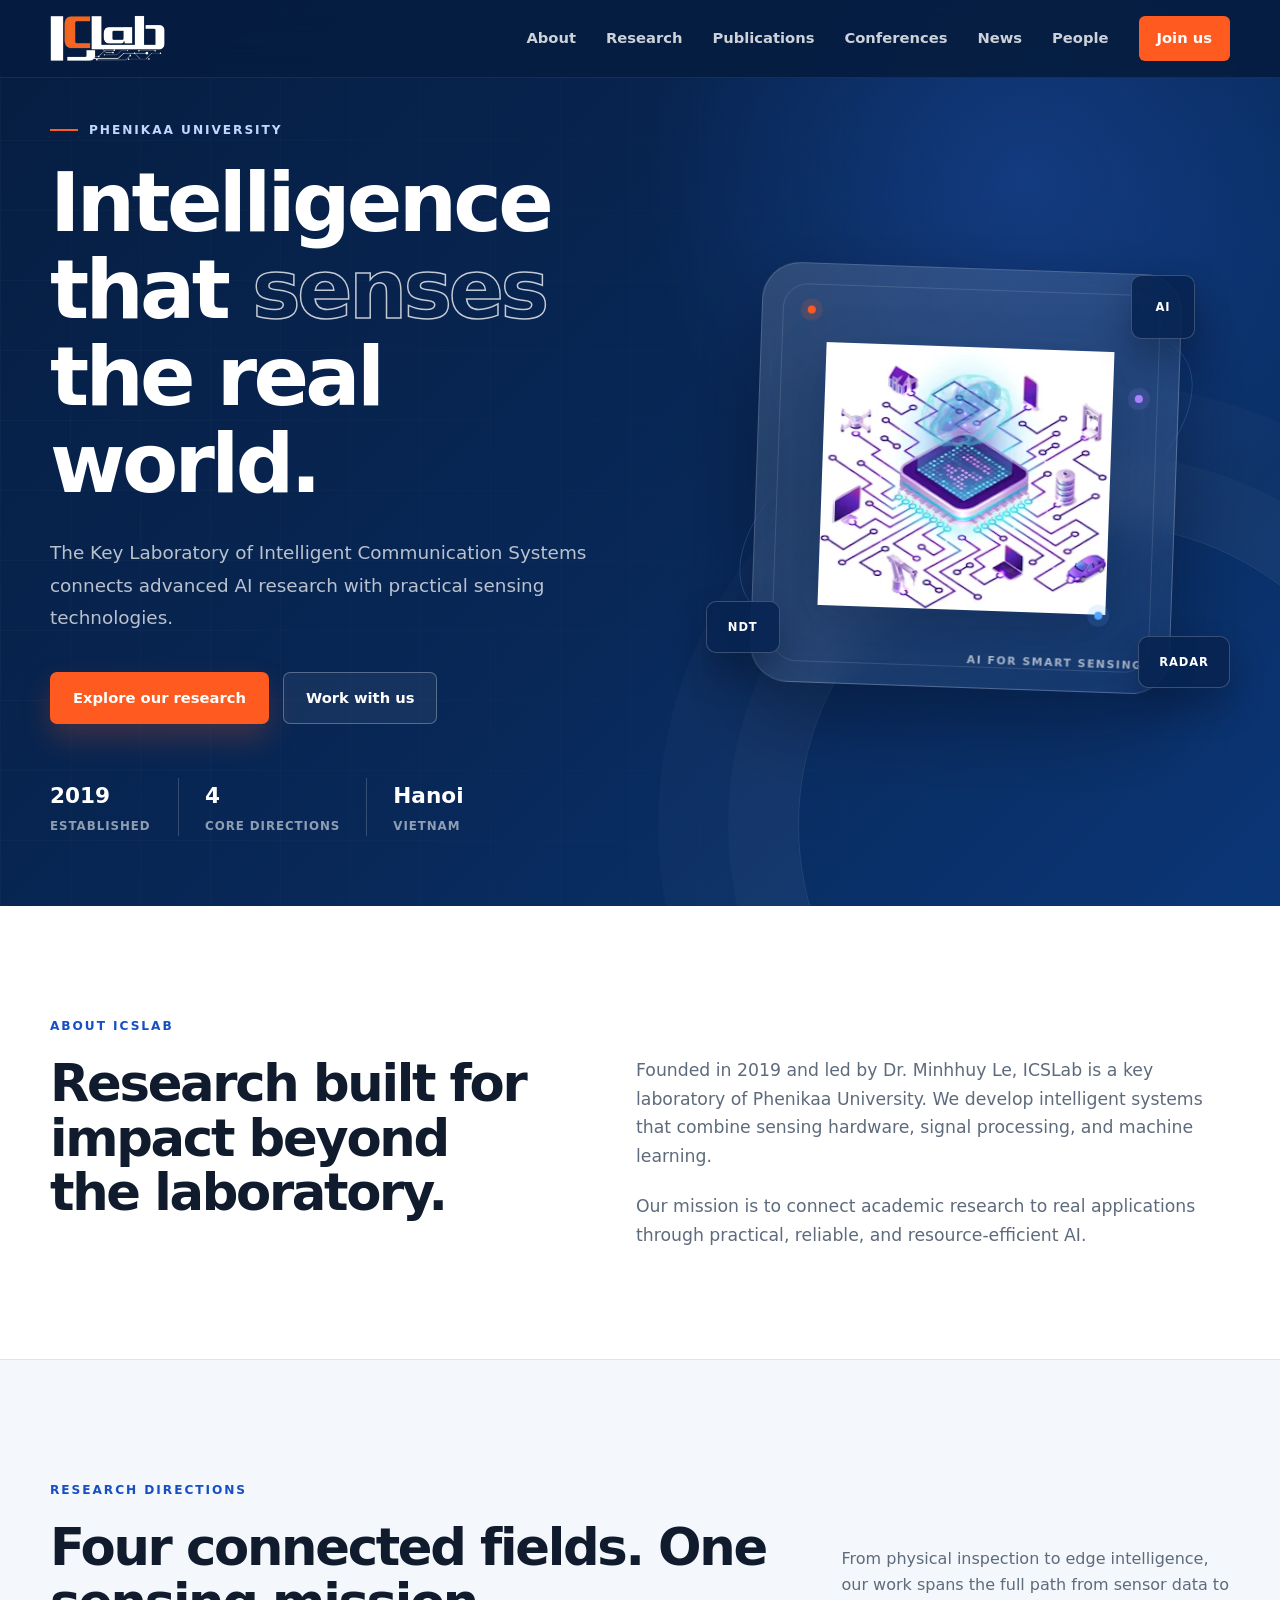
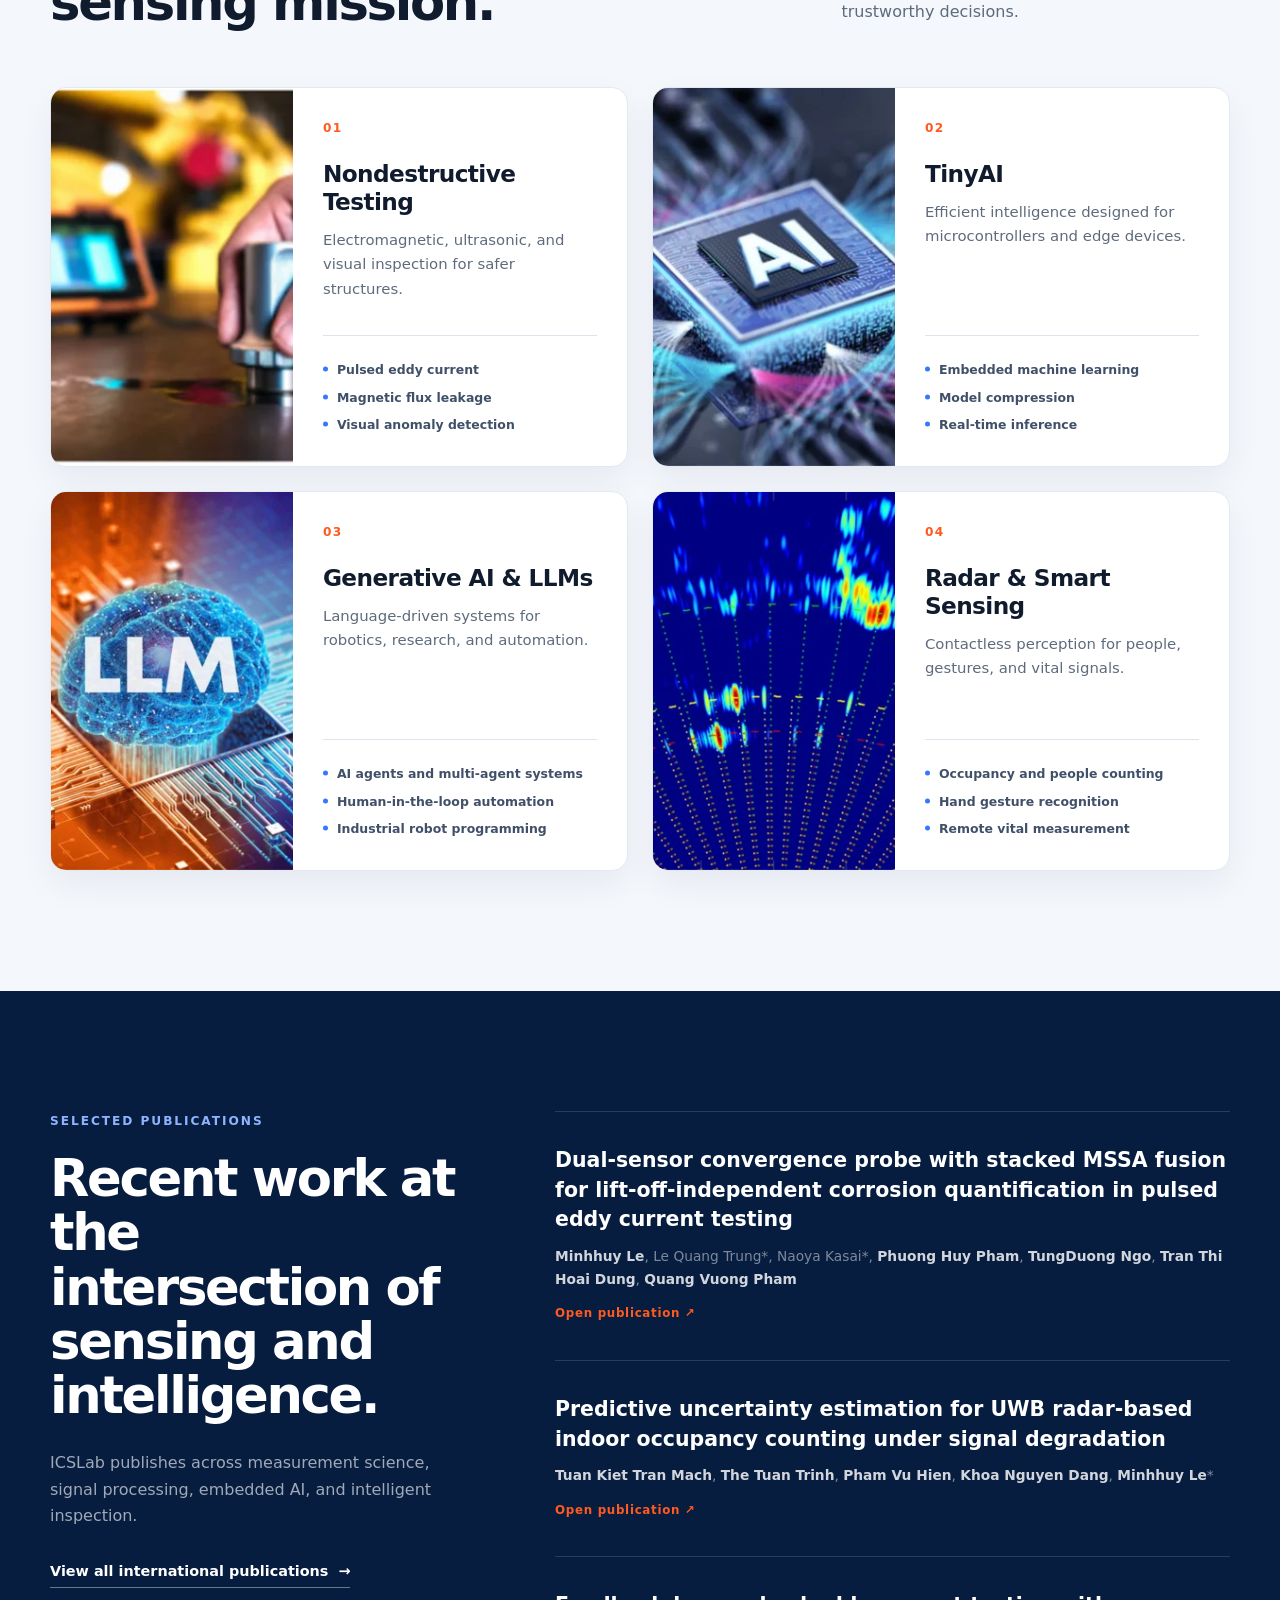
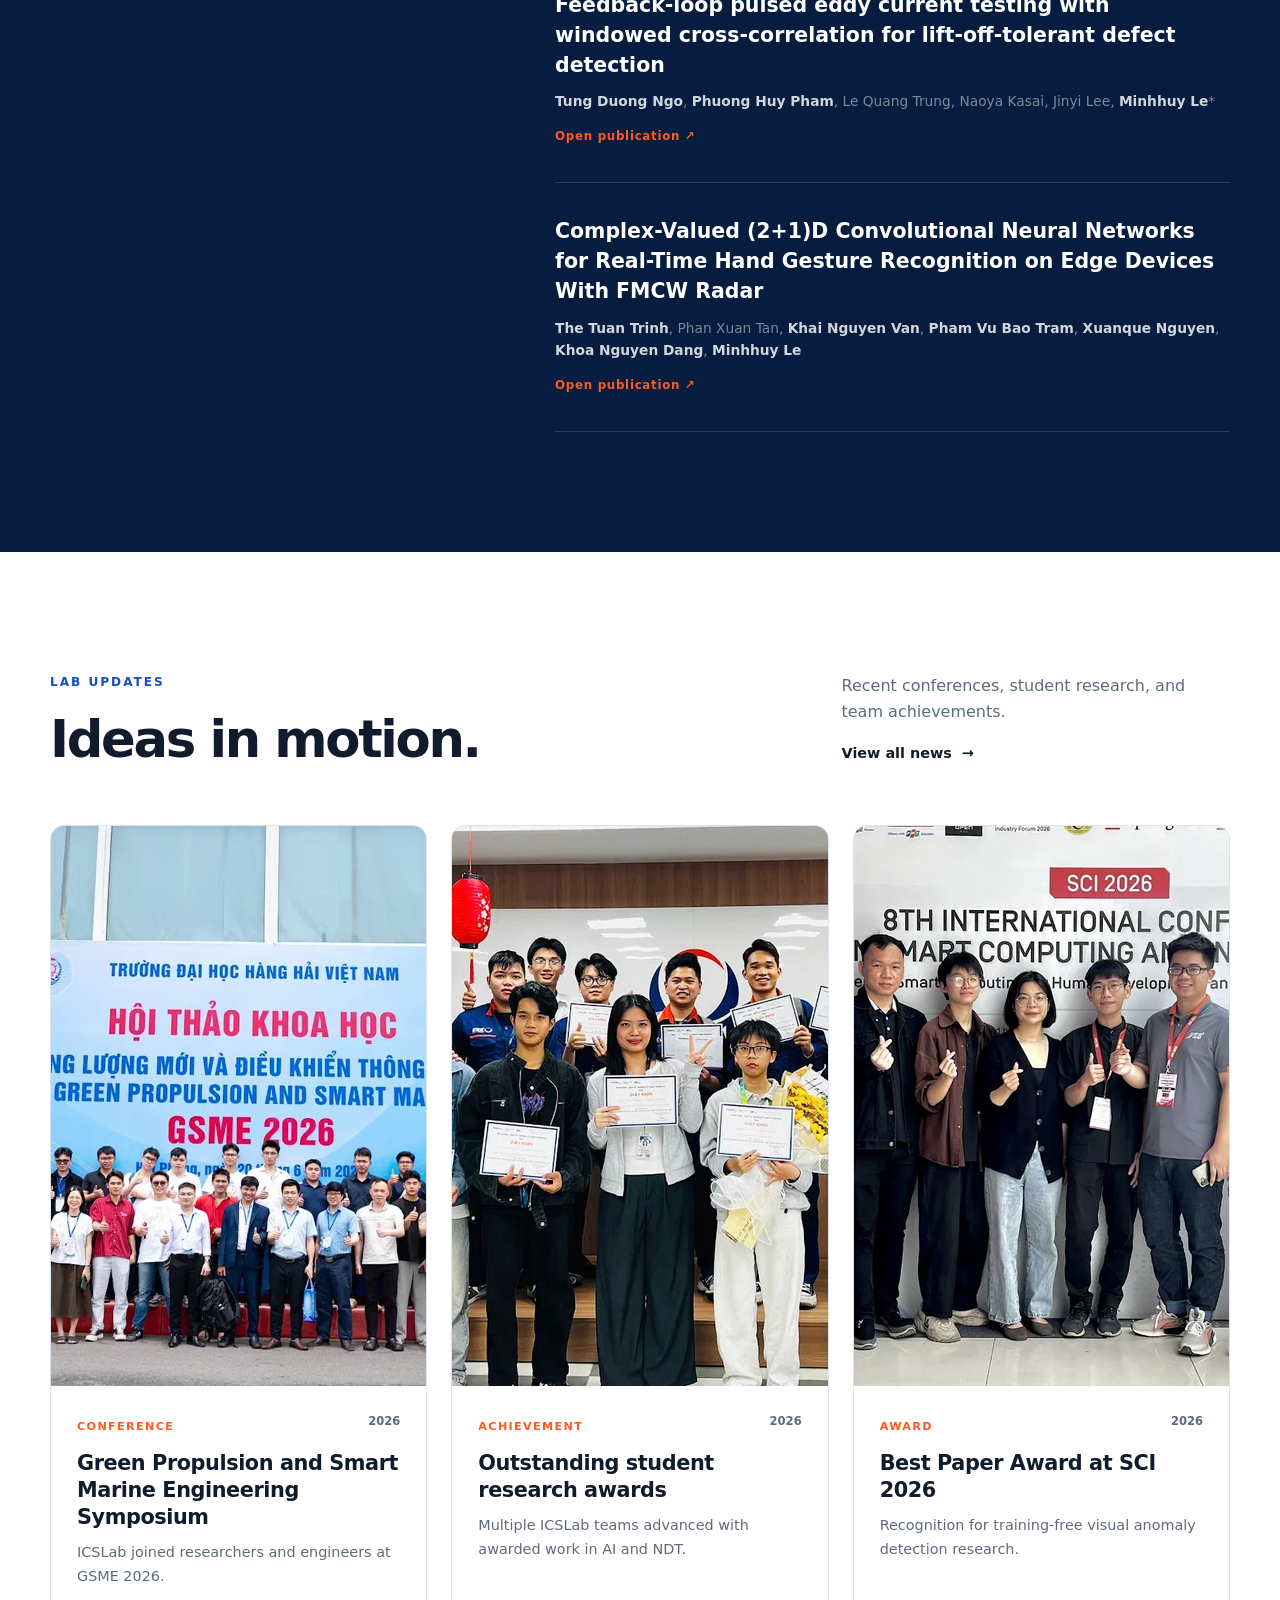
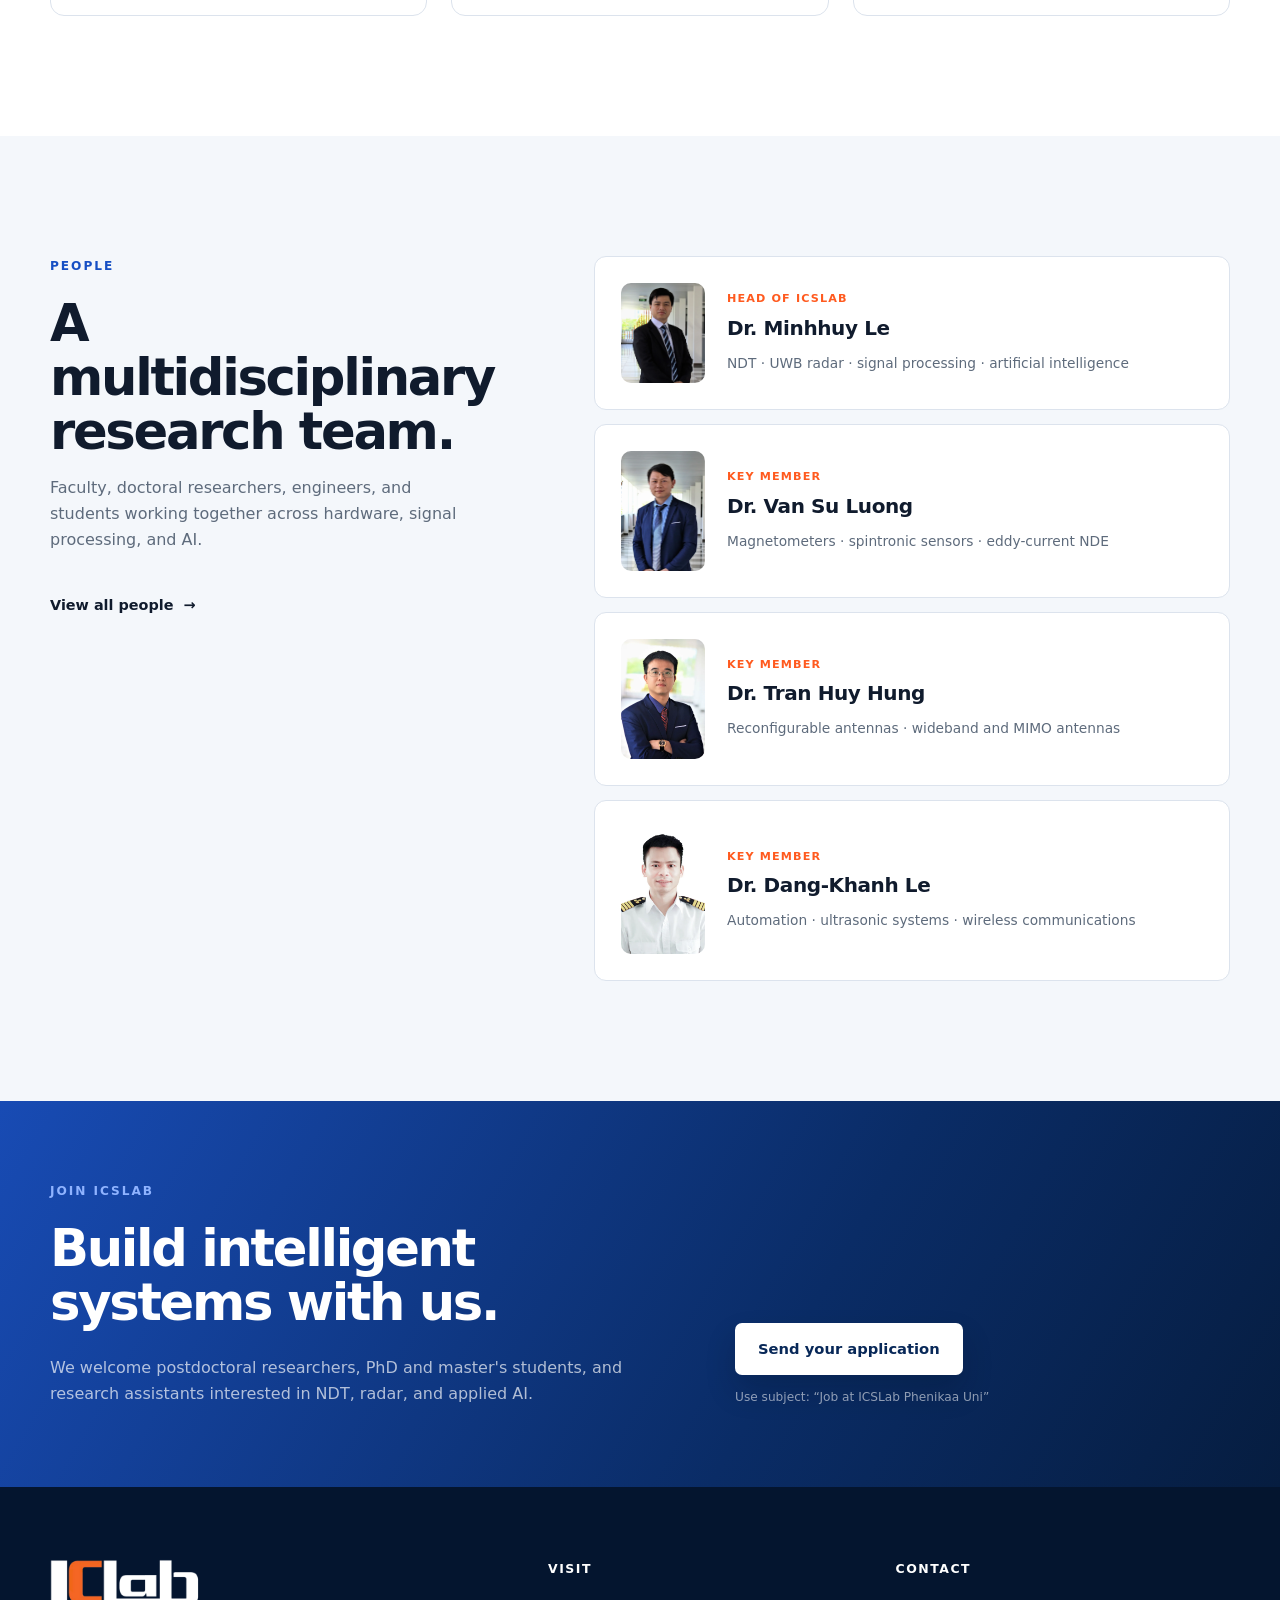
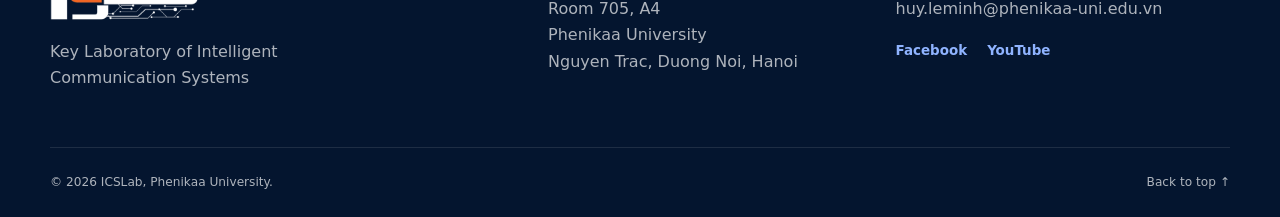
<file: index.html>
<!doctype html>
<html lang="en">
  <head>
    <meta charset="UTF-8" />
    <meta name="viewport" content="width=device-width, initial-scale=1.0" />
    <meta
      name="description"
      content="ICSLab at Phenikaa University researches AI-powered smart sensing, nondestructive testing, TinyAI, large language models, and radar systems."
    />
    <meta name="theme-color" content="#0a2858" />
    <meta property="og:title" content="ICSLab | AI for Smart Sensing Systems" />
    <meta
      property="og:description"
      content="Key Laboratory of Intelligent Communication Systems at Phenikaa University."
    />
    <meta property="og:type" content="website" />
    <meta property="og:url" content="https://ics-lab-research.github.io/icslab-website/" />
    <meta
      property="og:image"
      content="https://ics-lab-research.github.io/icslab-website/assets/news-student-conference.webp"
    />
    <title>ICSLab | AI for Smart Sensing Systems</title>
    <link rel="canonical" href="https://ics-lab-research.github.io/icslab-website/" />
    <link rel="stylesheet" href="styles/styles.css" />
    <script src="scripts/script.js" defer></script>
    <script src="scripts/content-format.js" defer></script>
    <script src="scripts/publications.js" defer></script>
    <script src="scripts/news.js" defer></script>
  </head>
  <body>
    <a class="skip-link" href="#main-content">Skip to content</a>

    <header class="site-header" data-header>
      <div class="container nav-shell">
        <a class="brand" href="#home" aria-label="ICSLab home">
          <img src="assets/icslab-logo.png" alt="ICSLab" width="210" height="86" />
        </a>

        <button
          class="menu-toggle"
          type="button"
          aria-expanded="false"
          aria-controls="site-navigation"
          aria-label="Open navigation"
          data-menu-toggle
        >
          <span></span>
          <span></span>
          <span></span>
        </button>

        <nav class="site-nav" id="site-navigation" aria-label="Main navigation" data-menu>
          <a href="#about">About</a>
          <a href="#research">Research</a>
          <a href="publications.html">Publications</a>
          <a href="conferences.html">Conferences</a>
          <a href="news.html">News</a>
          <a href="people.html">People</a>
          <a class="nav-cta" href="#join">Join us</a>
        </nav>
      </div>
    </header>

    <main id="main-content">
      <section class="hero" id="home">
        <div class="hero-grid"></div>
        <div class="container hero-layout">
          <div class="hero-copy">
            <p class="eyebrow"><span></span> Phenikaa University</p>
            <h1>Intelligence that <em>senses</em> the real world.</h1>
            <p class="hero-lead">
              The Key Laboratory of Intelligent Communication Systems connects
              advanced AI research with practical sensing technologies.
            </p>
            <div class="hero-actions">
              <a class="button button-primary" href="#research">Explore our research</a>
              <a class="button button-secondary" href="#join">Work with us</a>
            </div>
            <dl class="hero-stats" aria-label="Laboratory overview">
              <div>
                <dt>2019</dt>
                <dd>Established</dd>
              </div>
              <div>
                <dt>4</dt>
                <dd>Core directions</dd>
              </div>
              <div>
                <dt>Hanoi</dt>
                <dd>Vietnam</dd>
              </div>
            </dl>
          </div>

          <div class="hero-visual" aria-hidden="true">
            <div class="orbit orbit-one"></div>
            <div class="orbit orbit-two"></div>
            <div class="visual-card">
              <span class="signal signal-one"></span>
              <span class="signal signal-two"></span>
              <span class="signal signal-three"></span>
              <img src="assets/hero-sensing.webp" alt="" width="306" height="263" />
              <p>AI for Smart Sensing</p>
            </div>
            <span class="floating-tag tag-ai">AI</span>
            <span class="floating-tag tag-ndt">NDT</span>
            <span class="floating-tag tag-radar">RADAR</span>
          </div>
        </div>
      </section>

      <section class="intro section" id="about">
        <div class="container intro-layout">
          <div>
            <p class="section-kicker">About ICSLab</p>
            <h2>Research built for impact beyond the laboratory.</h2>
          </div>
          <div class="intro-copy">
            <p>
              Founded in 2019 and led by Dr. Minhhuy Le, ICSLab is a key laboratory
              of Phenikaa University. We develop intelligent systems that combine
              sensing hardware, signal processing, and machine learning.
            </p>
            <p>
              Our mission is to connect academic research to real applications
              through practical, reliable, and resource-efficient AI.
            </p>
          </div>
        </div>
      </section>

      <section class="section research-section" id="research">
        <div class="container">
          <div class="section-heading">
            <div>
              <p class="section-kicker">Research directions</p>
              <h2>Four connected fields. One sensing mission.</h2>
            </div>
            <p>
              From physical inspection to edge intelligence, our work spans the
              full path from sensor data to trustworthy decisions.
            </p>
          </div>

          <div class="research-grid">
            <article class="research-card">
              <img
                src="assets/research-ndt.webp"
                alt="Nondestructive testing equipment inspecting a metal component"
                width="640"
                height="400"
                loading="lazy"
              />
              <div class="research-card-body">
                <span>01</span>
                <h3>Nondestructive Testing</h3>
                <p>Electromagnetic, ultrasonic, and visual inspection for safer structures.</p>
                <ul>
                  <li>Pulsed eddy current</li>
                  <li>Magnetic flux leakage</li>
                  <li>Visual anomaly detection</li>
                </ul>
              </div>
            </article>

            <article class="research-card">
              <img
                src="assets/research-tiny-ai.webp"
                alt="Artificial intelligence chip on an electronic circuit"
                width="640"
                height="400"
                loading="lazy"
              />
              <div class="research-card-body">
                <span>02</span>
                <h3>TinyAI</h3>
                <p>Efficient intelligence designed for microcontrollers and edge devices.</p>
                <ul>
                  <li>Embedded machine learning</li>
                  <li>Model compression</li>
                  <li>Real-time inference</li>
                </ul>
              </div>
            </article>

            <article class="research-card">
              <img
                src="assets/research-llm.webp"
                alt="Large language model concept represented on a computer chip"
                width="640"
                height="400"
                loading="lazy"
              />
              <div class="research-card-body">
                <span>03</span>
                <h3>Generative AI &amp; LLMs</h3>
                <p>Language-driven systems for robotics, research, and automation.</p>
                <ul>
                  <li>AI agents and multi-agent systems</li>
                  <li>Human-in-the-loop automation</li>
                  <li>Industrial robot programming</li>
                </ul>
              </div>
            </article>

            <article class="research-card">
              <img
                src="assets/research-radar.webp"
                alt="Radar point cloud visualization"
                width="640"
                height="400"
                loading="lazy"
              />
              <div class="research-card-body">
                <span>04</span>
                <h3>Radar &amp; Smart Sensing</h3>
                <p>Contactless perception for people, gestures, and vital signals.</p>
                <ul>
                  <li>Occupancy and people counting</li>
                  <li>Hand gesture recognition</li>
                  <li>Remote vital measurement</li>
                </ul>
              </div>
            </article>
          </div>
        </div>
      </section>

      <section class="section publications-section" id="publications">
        <div class="container publication-layout">
          <div class="publication-intro">
            <p class="section-kicker light">Selected publications</p>
            <h2>Recent work at the intersection of sensing and intelligence.</h2>
            <p>
              ICSLab publishes across measurement science, signal processing,
              embedded AI, and intelligent inspection.
            </p>
            <a class="text-link light-link" href="publications.html">
              View all international publications <span aria-hidden="true">→</span>
            </a>
          </div>

          <div
            class="publication-list"
            data-publications-recent
            data-limit="4"
            aria-live="polite"
            aria-busy="true"
          >
            <p class="publication-loading">Loading recent publications…</p>
          </div>
        </div>
      </section>

      <section class="section" id="news">
        <div class="container">
          <div class="section-heading compact-heading">
            <div>
              <p class="section-kicker">Lab updates</p>
              <h2>Ideas in motion.</h2>
            </div>
            <div class="section-heading-action">
              <p>Recent conferences, student research, and team achievements.</p>
              <a class="text-link" href="news.html">View all news <span aria-hidden="true">→</span></a>
            </div>
          </div>

          <div class="news-grid" data-news-recent data-limit="3" aria-live="polite" aria-busy="true">
            <p class="publication-loading">Loading recent news…</p>
          </div>
        </div>
      </section>

      <section class="section people-section" id="people">
        <div class="container people-layout">
          <div class="people-heading">
            <p class="section-kicker">People</p>
            <h2>A multidisciplinary research team.</h2>
            <p>
              Faculty, doctoral researchers, engineers, and students working
              together across hardware, signal processing, and AI.
            </p>
            <a class="text-link" href="people.html">View all people <span aria-hidden="true">→</span></a>
          </div>

          <div class="people-list">
            <article>
              <img class="person-photo" src="assets/people/minhhuy-le.webp" alt="Portrait of Dr. Minhhuy Le" width="801" height="960" loading="lazy" decoding="async">
              <div>
                <p>Head of ICSLab</p>
                <h3>Dr. Minhhuy Le</h3>
                <span>NDT · UWB radar · signal processing · artificial intelligence</span>
              </div>
            </article>
            <article>
              <img class="person-photo" src="assets/people/van-su-luong.webp" alt="Portrait of Dr. Van Su Luong" width="676" height="960" loading="lazy" decoding="async">
              <div>
                <p>Key member</p>
                <h3>Dr. Van Su Luong</h3>
                <span>Magnetometers · spintronic sensors · eddy-current NDE</span>
              </div>
            </article>
            <article>
              <img class="person-photo" src="assets/people/tran-huy-hung.webp" alt="Portrait of Dr. Tran Huy Hung" width="669" height="960" loading="lazy" decoding="async">
              <div>
                <p>Key member</p>
                <h3>Dr. Tran Huy Hung</h3>
                <span>Reconfigurable antennas · wideband and MIMO antennas</span>
              </div>
            </article>
            <article>
              <img class="person-photo" src="assets/people/dang-khanh-le.webp" alt="Portrait of Dr. Dang-Khanh Le" width="636" height="960" loading="lazy" decoding="async">
              <div>
                <p>Key member</p>
                <h3>Dr. Dang-Khanh Le</h3>
                <span>Automation · ultrasonic systems · wireless communications</span>
              </div>
            </article>
          </div>
        </div>
      </section>

      <section class="join-section" id="join">
        <div class="container join-card">
          <div>
            <p class="section-kicker light">Join ICSLab</p>
            <h2>Build intelligent systems with us.</h2>
            <p>
              We welcome postdoctoral researchers, PhD and master's students,
              and research assistants interested in NDT, radar, and applied AI.
            </p>
          </div>
          <div class="join-action">
            <a class="button button-white" href="mailto:huy.leminh@phenikaa-uni.edu.vn?subject=Job%20at%20ICSLab%20Phenikaa%20Uni">
              Send your application
            </a>
            <p>Use subject: “Job at ICSLab Phenikaa Uni”</p>
          </div>
        </div>
      </section>
    </main>

    <footer class="site-footer">
      <div class="container footer-grid">
        <div class="footer-brand">
          <img src="assets/icslab-logo.png" alt="ICSLab" width="210" height="86" />
          <p>Key Laboratory of Intelligent Communication Systems</p>
        </div>
        <div>
          <h2>Visit</h2>
          <address>
            Room 705, A4<br />
            Phenikaa University<br />
            Nguyen Trac, Duong Noi, Hanoi
          </address>
        </div>
        <div>
          <h2>Contact</h2>
          <a href="mailto:huy.leminh@phenikaa-uni.edu.vn">huy.leminh@phenikaa-uni.edu.vn</a>
          <div class="social-links">
            <a href="https://www.facebook.com/icslab.phenikaa">Facebook</a>
            <a href="https://www.youtube.com/@icslab-phenikaauniversity3936">YouTube</a>
          </div>
        </div>
      </div>
      <div class="container footer-bottom">
        <p>© 2026 ICSLab, Phenikaa University.</p>
        <a href="#home">Back to top ↑</a>
      </div>
    </footer>
  </body>
</html>
</file>
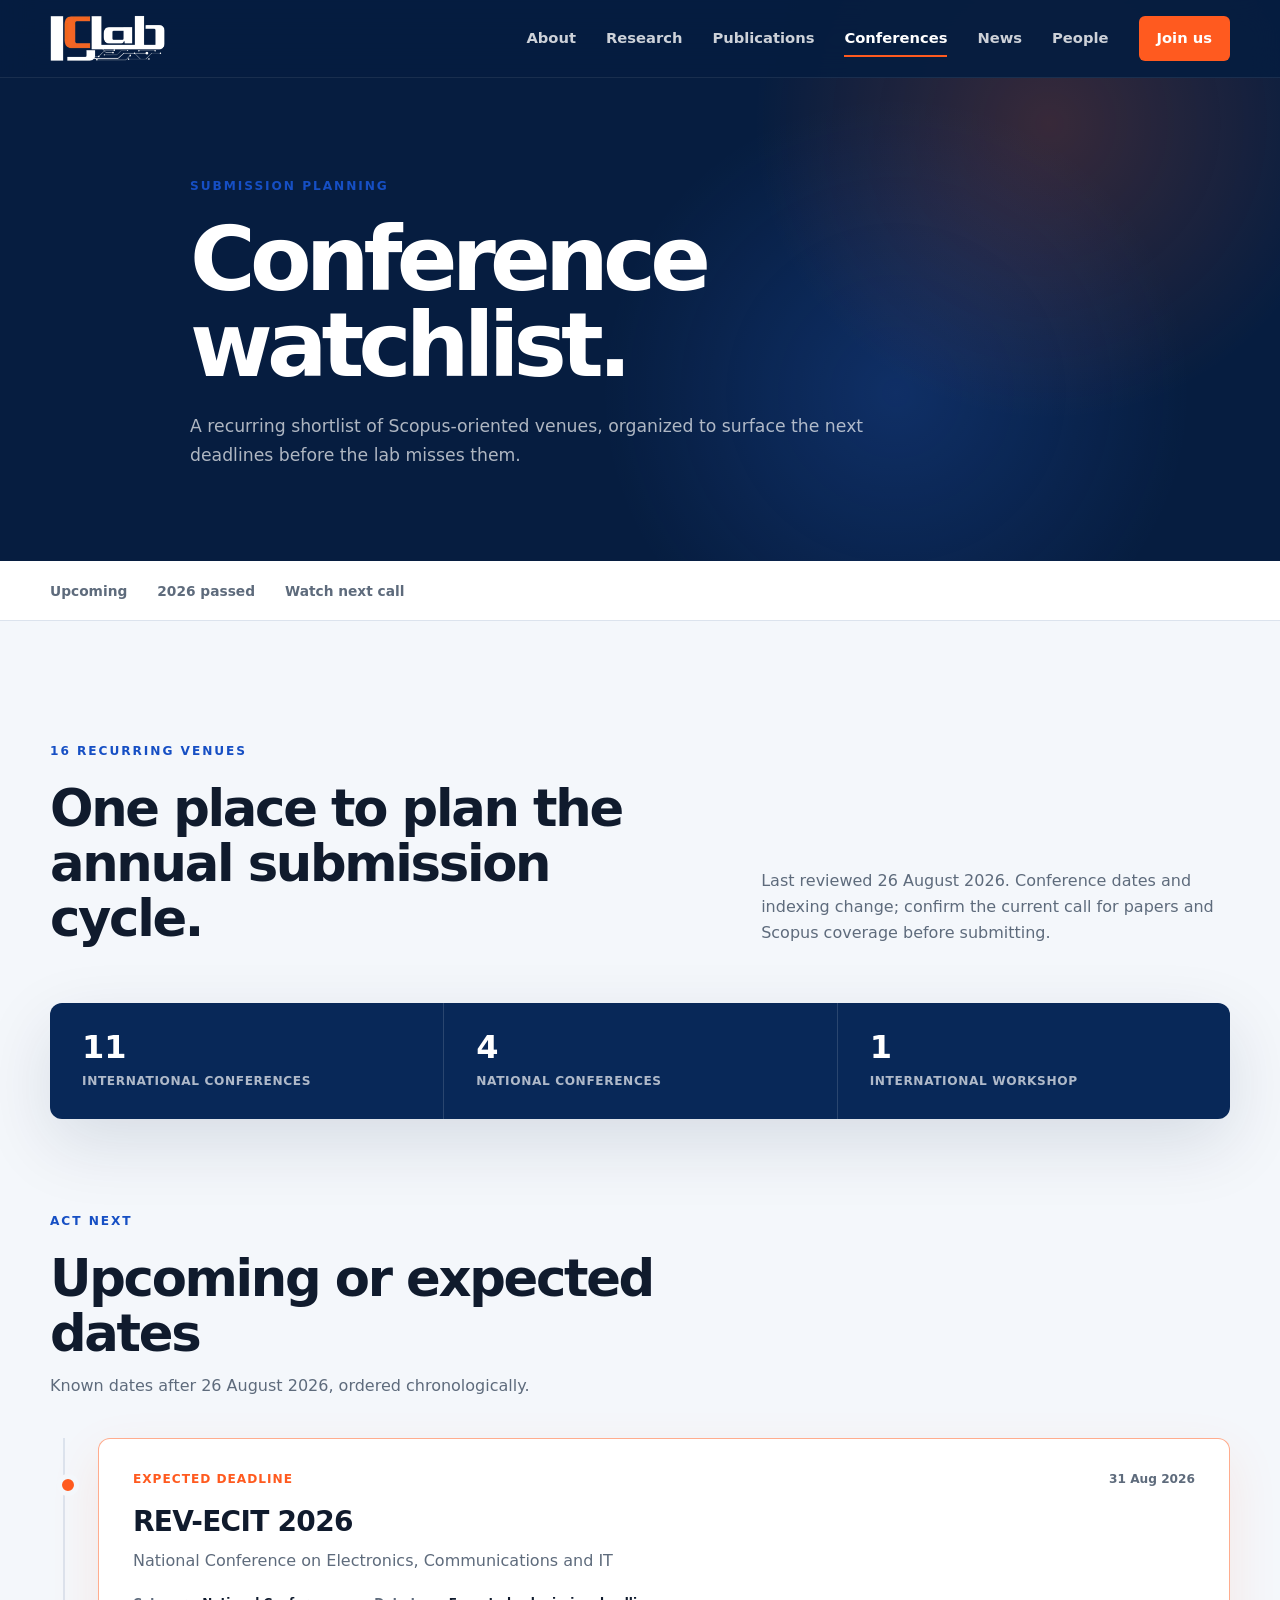
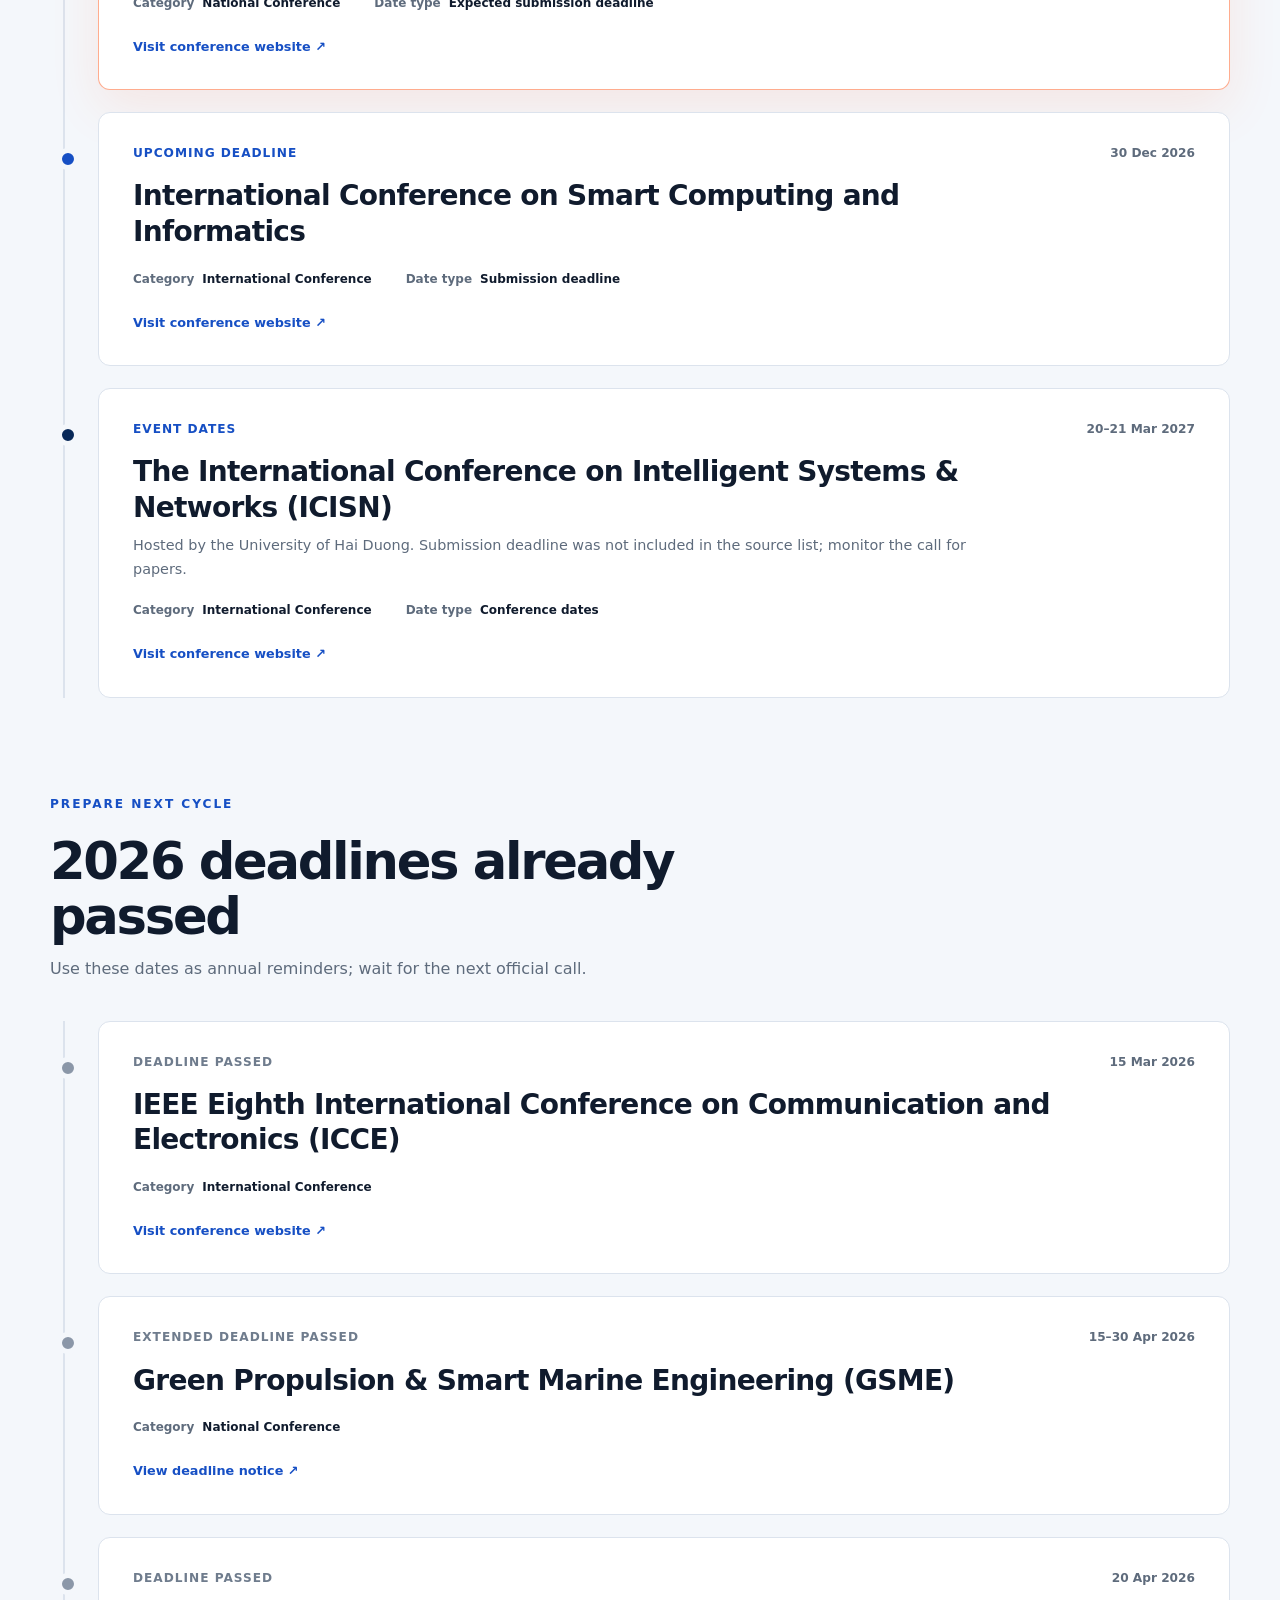
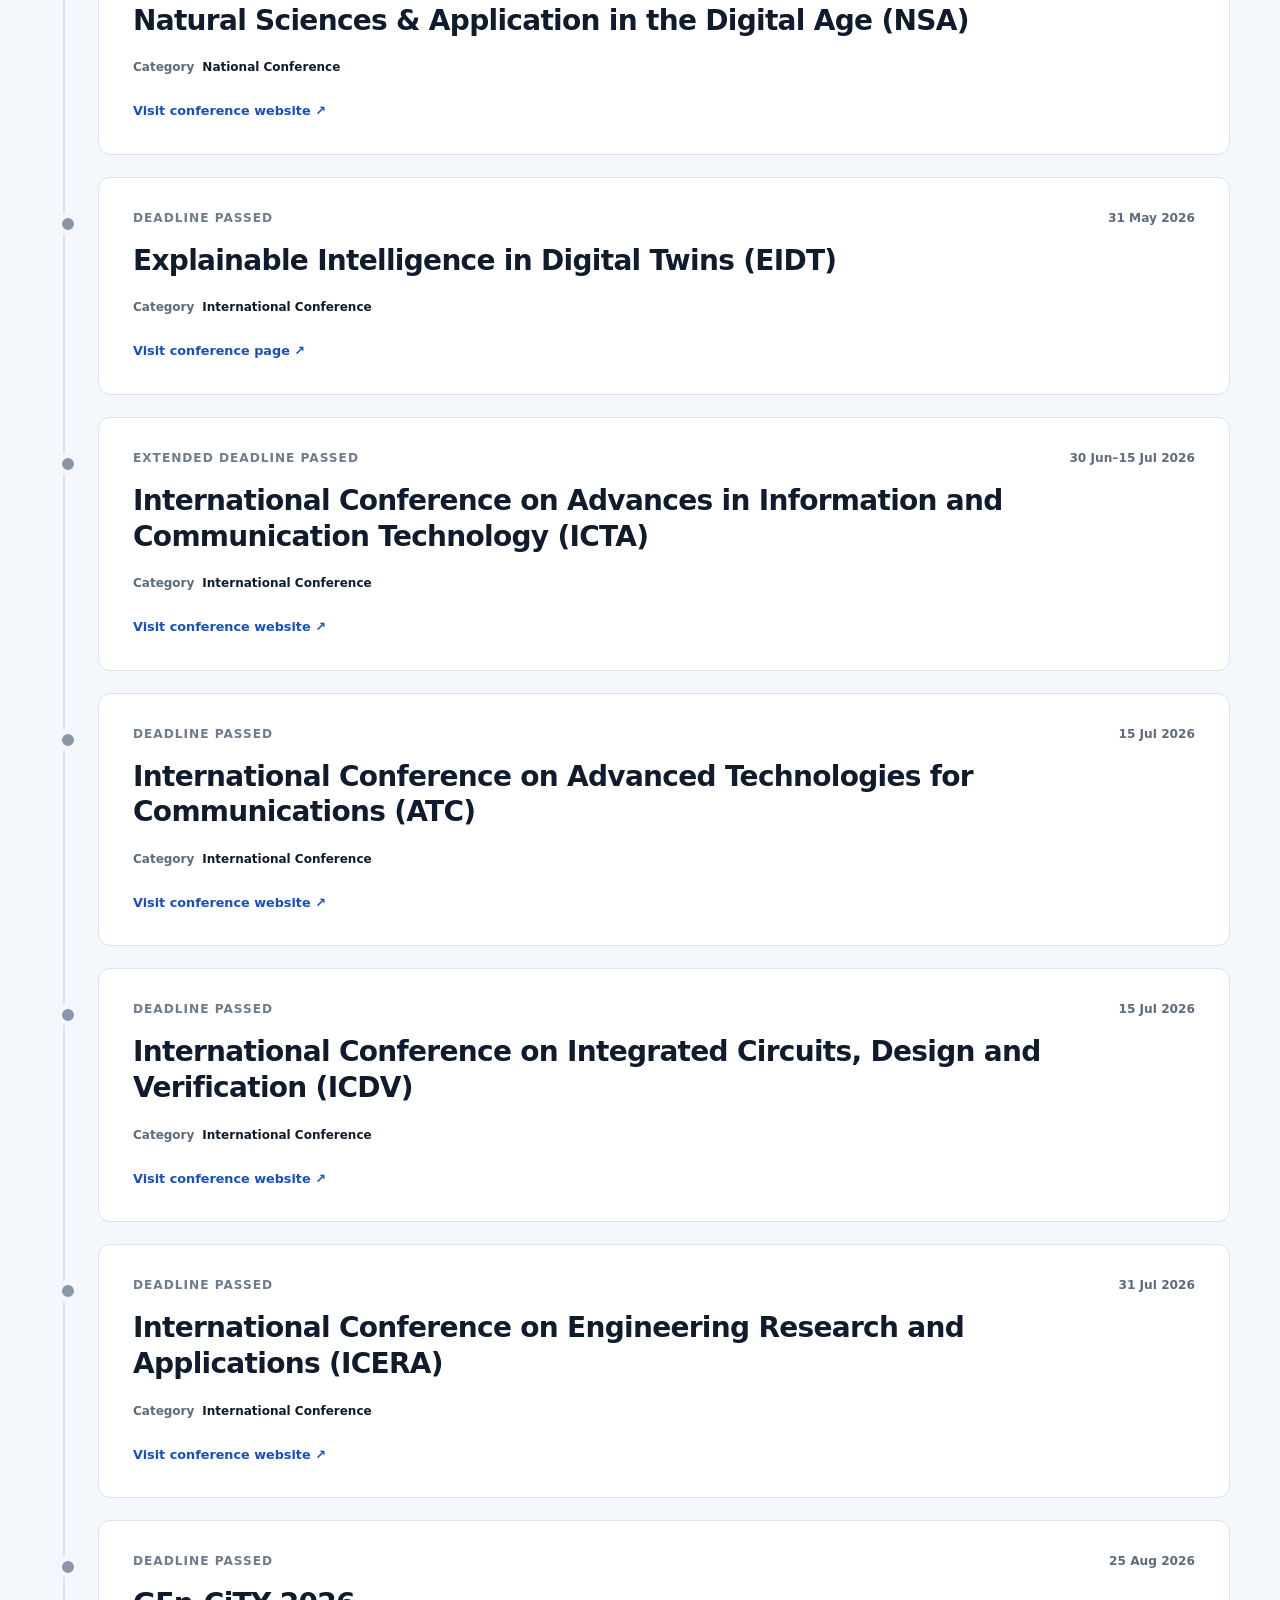
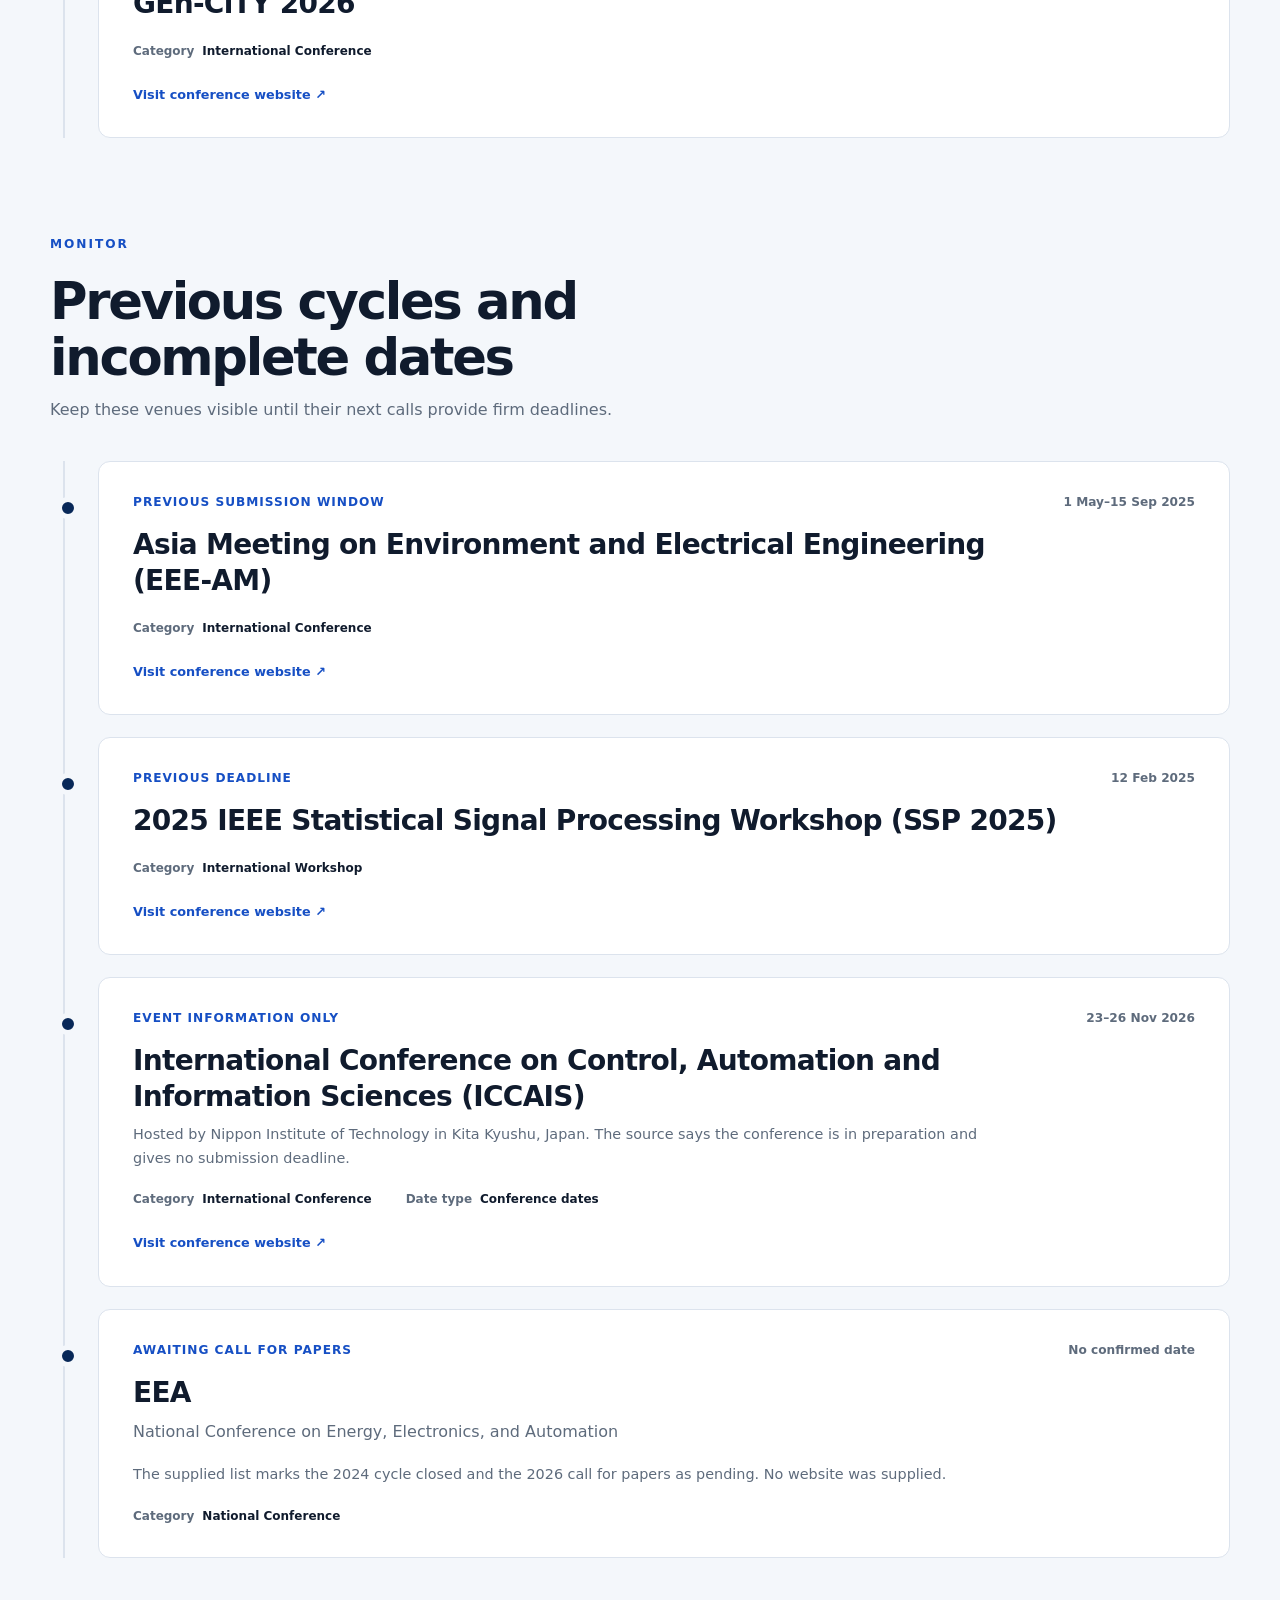
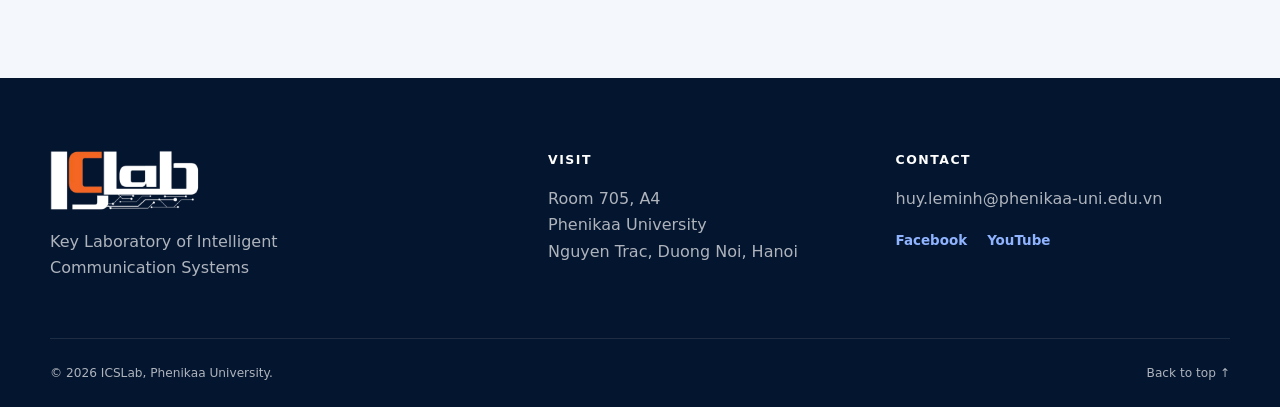
<file: conferences.html>
<!doctype html>
<html lang="en">
  <head>
    <meta charset="UTF-8" />
    <meta name="viewport" content="width=device-width, initial-scale=1.0" />
    <meta
      name="description"
      content="ICSLab conference watchlist with recurring venues, submission deadlines, and calls to monitor."
    />
    <meta name="theme-color" content="#0a2858" />
    <meta property="og:title" content="Conference Watchlist | ICSLab" />
    <meta
      property="og:description"
      content="Recurring conference targets and deadline reminders for ICSLab researchers."
    />
    <meta property="og:type" content="website" />
    <meta
      property="og:url"
      content="https://ics-lab-research.github.io/icslab-website/conferences.html"
    />
    <title>Conference Watchlist | ICSLab</title>
    <link
      rel="canonical"
      href="https://ics-lab-research.github.io/icslab-website/conferences.html"
    />
    <link rel="stylesheet" href="styles/styles.css" />
    <script src="scripts/script.js" defer></script>
  </head>
  <body>
    <a class="skip-link" href="#main-content">Skip to content</a>

    <header class="site-header" data-header>
      <div class="container nav-shell">
        <a class="brand" href="index.html" aria-label="ICSLab home">
          <img src="assets/icslab-logo.png" alt="ICSLab" width="210" height="86" />
        </a>

        <button
          class="menu-toggle"
          type="button"
          aria-expanded="false"
          aria-controls="site-navigation"
          aria-label="Open navigation"
          data-menu-toggle
        >
          <span></span>
          <span></span>
          <span></span>
        </button>

        <nav class="site-nav" id="site-navigation" aria-label="Main navigation" data-menu>
          <a href="index.html#about">About</a>
          <a href="index.html#research">Research</a>
          <a href="publications.html">Publications</a>
          <a href="conferences.html" aria-current="page">Conferences</a>
          <a href="news.html">News</a>
          <a href="people.html">People</a>
          <a class="nav-cta" href="index.html#join">Join us</a>
        </nav>
      </div>
    </header>

    <main id="main-content">
      <section class="page-hero conference-hero" id="top">
        <div class="container page-hero-copy">
          <p class="section-kicker">Submission planning</p>
          <h1>Conference watchlist.</h1>
          <p>
            A recurring shortlist of Scopus-oriented venues, organized to surface
            the next deadlines before the lab misses them.
          </p>
        </div>
      </section>

      <nav class="conference-tabs" aria-label="Conference timeline periods">
        <div class="container">
          <a href="#upcoming">Upcoming</a>
          <a href="#passed">2026 passed</a>
          <a href="#watchlist">Watch next call</a>
        </div>
      </nav>

      <section class="section conference-section" aria-labelledby="conference-title">
        <div class="container">
          <div class="conference-summary">
            <div>
              <p class="section-kicker">16 recurring venues</p>
              <h2 id="conference-title">One place to plan the annual submission cycle.</h2>
            </div>
            <p>
              Last reviewed <time datetime="2026-08-26">26 August 2026</time>.
              Conference dates and indexing change; confirm the current call for
              papers and Scopus coverage before submitting.
            </p>
          </div>

          <dl class="conference-stats" aria-label="Conference list overview">
            <div><dt>11</dt><dd>International conferences</dd></div>
            <div><dt>4</dt><dd>National conferences</dd></div>
            <div><dt>1</dt><dd>International workshop</dd></div>
          </dl>

          <div class="conference-timeline">
            <section class="conference-period" id="upcoming" aria-labelledby="upcoming-title">
              <header class="conference-period-heading">
                <p class="section-kicker">Act next</p>
                <h2 id="upcoming-title">Upcoming or expected dates</h2>
                <p>Known dates after 26 August 2026, ordered chronologically.</p>
              </header>

              <div class="conference-cards">
                <article class="conference-card conference-card-urgent">
                  <div class="conference-card-meta">
                    <span class="conference-status">Expected deadline</span>
                    <time datetime="2026-08-31">31 Aug 2026</time>
                  </div>
                  <h3>REV-ECIT 2026</h3>
                  <p class="conference-name">
                    National Conference on Electronics, Communications and IT
                  </p>
                  <dl>
                    <div><dt>Category</dt><dd>National Conference</dd></div>
                    <div><dt>Date type</dt><dd>Expected submission deadline</dd></div>
                  </dl>
                  <a href="https://rev-ecit.vn">Visit conference website <span aria-hidden="true">↗</span></a>
                </article>

                <article class="conference-card conference-card-upcoming">
                  <div class="conference-card-meta">
                    <span class="conference-status">Upcoming deadline</span>
                    <time datetime="2026-12-30">30 Dec 2026</time>
                  </div>
                  <h3>International Conference on Smart Computing and Informatics</h3>
                  <dl>
                    <div><dt>Category</dt><dd>International Conference</dd></div>
                    <div><dt>Date type</dt><dd>Submission deadline</dd></div>
                  </dl>
                  <a href="https://sciconf.co">Visit conference website <span aria-hidden="true">↗</span></a>
                </article>

                <article class="conference-card conference-card-watch">
                  <div class="conference-card-meta">
                    <span class="conference-status">Event dates</span>
                    <time datetime="2027-03-20">20–21 Mar 2027</time>
                  </div>
                  <h3>The International Conference on Intelligent Systems &amp; Networks (ICISN)</h3>
                  <p class="conference-note">
                    Hosted by the University of Hai Duong. Submission deadline was
                    not included in the source list; monitor the call for papers.
                  </p>
                  <dl>
                    <div><dt>Category</dt><dd>International Conference</dd></div>
                    <div><dt>Date type</dt><dd>Conference dates</dd></div>
                  </dl>
                  <a href="https://www.icisn.com">Visit conference website <span aria-hidden="true">↗</span></a>
                </article>
              </div>
            </section>

            <section class="conference-period" id="passed" aria-labelledby="passed-title">
              <header class="conference-period-heading">
                <p class="section-kicker">Prepare next cycle</p>
                <h2 id="passed-title">2026 deadlines already passed</h2>
                <p>Use these dates as annual reminders; wait for the next official call.</p>
              </header>

              <div class="conference-cards">
                <article class="conference-card conference-card-past">
                  <div class="conference-card-meta">
                    <span class="conference-status">Deadline passed</span>
                    <time datetime="2026-03-15">15 Mar 2026</time>
                  </div>
                  <h3>IEEE Eighth International Conference on Communication and Electronics (ICCE)</h3>
                  <dl><div><dt>Category</dt><dd>International Conference</dd></div></dl>
                  <a href="https://ieee-icce.org">Visit conference website <span aria-hidden="true">↗</span></a>
                </article>

                <article class="conference-card conference-card-past">
                  <div class="conference-card-meta">
                    <span class="conference-status">Extended deadline passed</span>
                    <time datetime="2026-04-30">15–30 Apr 2026</time>
                  </div>
                  <h3>Green Propulsion &amp; Smart Marine Engineering (GSME)</h3>
                  <dl><div><dt>Category</dt><dd>National Conference</dd></div></dl>
                  <a href="https://mtb.vimaru.edu.vn/bai-viet/deadline-extended-full-paper-submission-gsme-2026-symposium">View deadline notice <span aria-hidden="true">↗</span></a>
                </article>

                <article class="conference-card conference-card-past">
                  <div class="conference-card-meta">
                    <span class="conference-status">Deadline passed</span>
                    <time datetime="2026-04-20">20 Apr 2026</time>
                  </div>
                  <h3>Natural Sciences &amp; Application in the Digital Age (NSA)</h3>
                  <dl><div><dt>Category</dt><dd>National Conference</dd></div></dl>
                  <a href="https://hoithaonsa.uneti.edu.vn">Visit conference website <span aria-hidden="true">↗</span></a>
                </article>

                <article class="conference-card conference-card-past">
                  <div class="conference-card-meta">
                    <span class="conference-status">Deadline passed</span>
                    <time datetime="2026-05-31">31 May 2026</time>
                  </div>
                  <h3>Explainable Intelligence in Digital Twins (EIDT)</h3>
                  <dl><div><dt>Category</dt><dd>International Conference</dd></div></dl>
                  <a href="https://www.facebook.com/eidtconf/">Visit conference page <span aria-hidden="true">↗</span></a>
                </article>

                <article class="conference-card conference-card-past">
                  <div class="conference-card-meta">
                    <span class="conference-status">Extended deadline passed</span>
                    <time datetime="2026-07-15">30 Jun–15 Jul 2026</time>
                  </div>
                  <h3>International Conference on Advances in Information and Communication Technology (ICTA)</h3>
                  <dl><div><dt>Category</dt><dd>International Conference</dd></div></dl>
                  <a href="https://icta-conf.com">Visit conference website <span aria-hidden="true">↗</span></a>
                </article>

                <article class="conference-card conference-card-past">
                  <div class="conference-card-meta">
                    <span class="conference-status">Deadline passed</span>
                    <time datetime="2026-07-15">15 Jul 2026</time>
                  </div>
                  <h3>International Conference on Advanced Technologies for Communications (ATC)</h3>
                  <dl><div><dt>Category</dt><dd>International Conference</dd></div></dl>
                  <a href="https://atc-conf.org">Visit conference website <span aria-hidden="true">↗</span></a>
                </article>

                <article class="conference-card conference-card-past">
                  <div class="conference-card-meta">
                    <span class="conference-status">Deadline passed</span>
                    <time datetime="2026-07-15">15 Jul 2026</time>
                  </div>
                  <h3>International Conference on Integrated Circuits, Design and Verification (ICDV)</h3>
                  <dl><div><dt>Category</dt><dd>International Conference</dd></div></dl>
                  <a href="https://icdv-conf.org">Visit conference website <span aria-hidden="true">↗</span></a>
                </article>

                <article class="conference-card conference-card-past">
                  <div class="conference-card-meta">
                    <span class="conference-status">Deadline passed</span>
                    <time datetime="2026-07-31">31 Jul 2026</time>
                  </div>
                  <h3>International Conference on Engineering Research and Applications (ICERA)</h3>
                  <dl><div><dt>Category</dt><dd>International Conference</dd></div></dl>
                  <a href="https://icera2026.tnut.edu.vn">Visit conference website <span aria-hidden="true">↗</span></a>
                </article>

                <article class="conference-card conference-card-past">
                  <div class="conference-card-meta">
                    <span class="conference-status">Deadline passed</span>
                    <time datetime="2026-08-25">25 Aug 2026</time>
                  </div>
                  <h3>GEn-CiTY 2026</h3>
                  <dl><div><dt>Category</dt><dd>International Conference</dd></div></dl>
                  <a href="https://www.gencity.southamptonmalaysia.edu.my">Visit conference website <span aria-hidden="true">↗</span></a>
                </article>
              </div>
            </section>

            <section class="conference-period" id="watchlist" aria-labelledby="watchlist-title">
              <header class="conference-period-heading">
                <p class="section-kicker">Monitor</p>
                <h2 id="watchlist-title">Previous cycles and incomplete dates</h2>
                <p>Keep these venues visible until their next calls provide firm deadlines.</p>
              </header>

              <div class="conference-cards">
                <article class="conference-card conference-card-watch">
                  <div class="conference-card-meta">
                    <span class="conference-status">Previous submission window</span>
                    <time datetime="2025-09-15">1 May–15 Sep 2025</time>
                  </div>
                  <h3>Asia Meeting on Environment and Electrical Engineering (EEE-AM)</h3>
                  <dl><div><dt>Category</dt><dd>International Conference</dd></div></dl>
                  <a href="https://eee-am.net">Visit conference website <span aria-hidden="true">↗</span></a>
                </article>

                <article class="conference-card conference-card-watch">
                  <div class="conference-card-meta">
                    <span class="conference-status">Previous deadline</span>
                    <time datetime="2025-02-12">12 Feb 2025</time>
                  </div>
                  <h3>2025 IEEE Statistical Signal Processing Workshop (SSP 2025)</h3>
                  <dl><div><dt>Category</dt><dd>International Workshop</dd></div></dl>
                  <a href="https://2025.ieeessp.org">Visit conference website <span aria-hidden="true">↗</span></a>
                </article>

                <article class="conference-card conference-card-watch">
                  <div class="conference-card-meta">
                    <span class="conference-status">Event information only</span>
                    <time datetime="2026-11-23">23–26 Nov 2026</time>
                  </div>
                  <h3>International Conference on Control, Automation and Information Sciences (ICCAIS)</h3>
                  <p class="conference-note">
                    Hosted by Nippon Institute of Technology in Kita Kyushu, Japan.
                    The source says the conference is in preparation and gives no submission deadline.
                  </p>
                  <dl>
                    <div><dt>Category</dt><dd>International Conference</dd></div>
                    <div><dt>Date type</dt><dd>Conference dates</dd></div>
                  </dl>
                  <a href="https://iccais.info">Visit conference website <span aria-hidden="true">↗</span></a>
                </article>

                <article class="conference-card conference-card-watch">
                  <div class="conference-card-meta">
                    <span class="conference-status">Awaiting call for papers</span>
                    <span>No confirmed date</span>
                  </div>
                  <h3>EEA</h3>
                  <p class="conference-name">
                    National Conference on Energy, Electronics, and Automation
                  </p>
                  <p class="conference-note">
                    The supplied list marks the 2024 cycle closed and the 2026 call
                    for papers as pending. No website was supplied.
                  </p>
                  <dl><div><dt>Category</dt><dd>National Conference</dd></div></dl>
                </article>
              </div>
            </section>
          </div>
        </div>
      </section>
    </main>

    <footer class="site-footer">
      <div class="container footer-grid">
        <div class="footer-brand">
          <img src="assets/icslab-logo.png" alt="ICSLab" width="210" height="86" />
          <p>Key Laboratory of Intelligent Communication Systems</p>
        </div>
        <div>
          <h2>Visit</h2>
          <address>
            Room 705, A4<br />
            Phenikaa University<br />
            Nguyen Trac, Duong Noi, Hanoi
          </address>
        </div>
        <div>
          <h2>Contact</h2>
          <a href="mailto:huy.leminh@phenikaa-uni.edu.vn">huy.leminh@phenikaa-uni.edu.vn</a>
          <div class="social-links">
            <a href="https://www.facebook.com/icslab.phenikaa">Facebook</a>
            <a href="https://www.youtube.com/@icslab-phenikaauniversity3936">YouTube</a>
          </div>
        </div>
      </div>
      <div class="container footer-bottom">
        <p>© 2026 ICSLab, Phenikaa University.</p>
        <a href="#top">Back to top ↑</a>
      </div>
    </footer>
  </body>
</html>
</file>
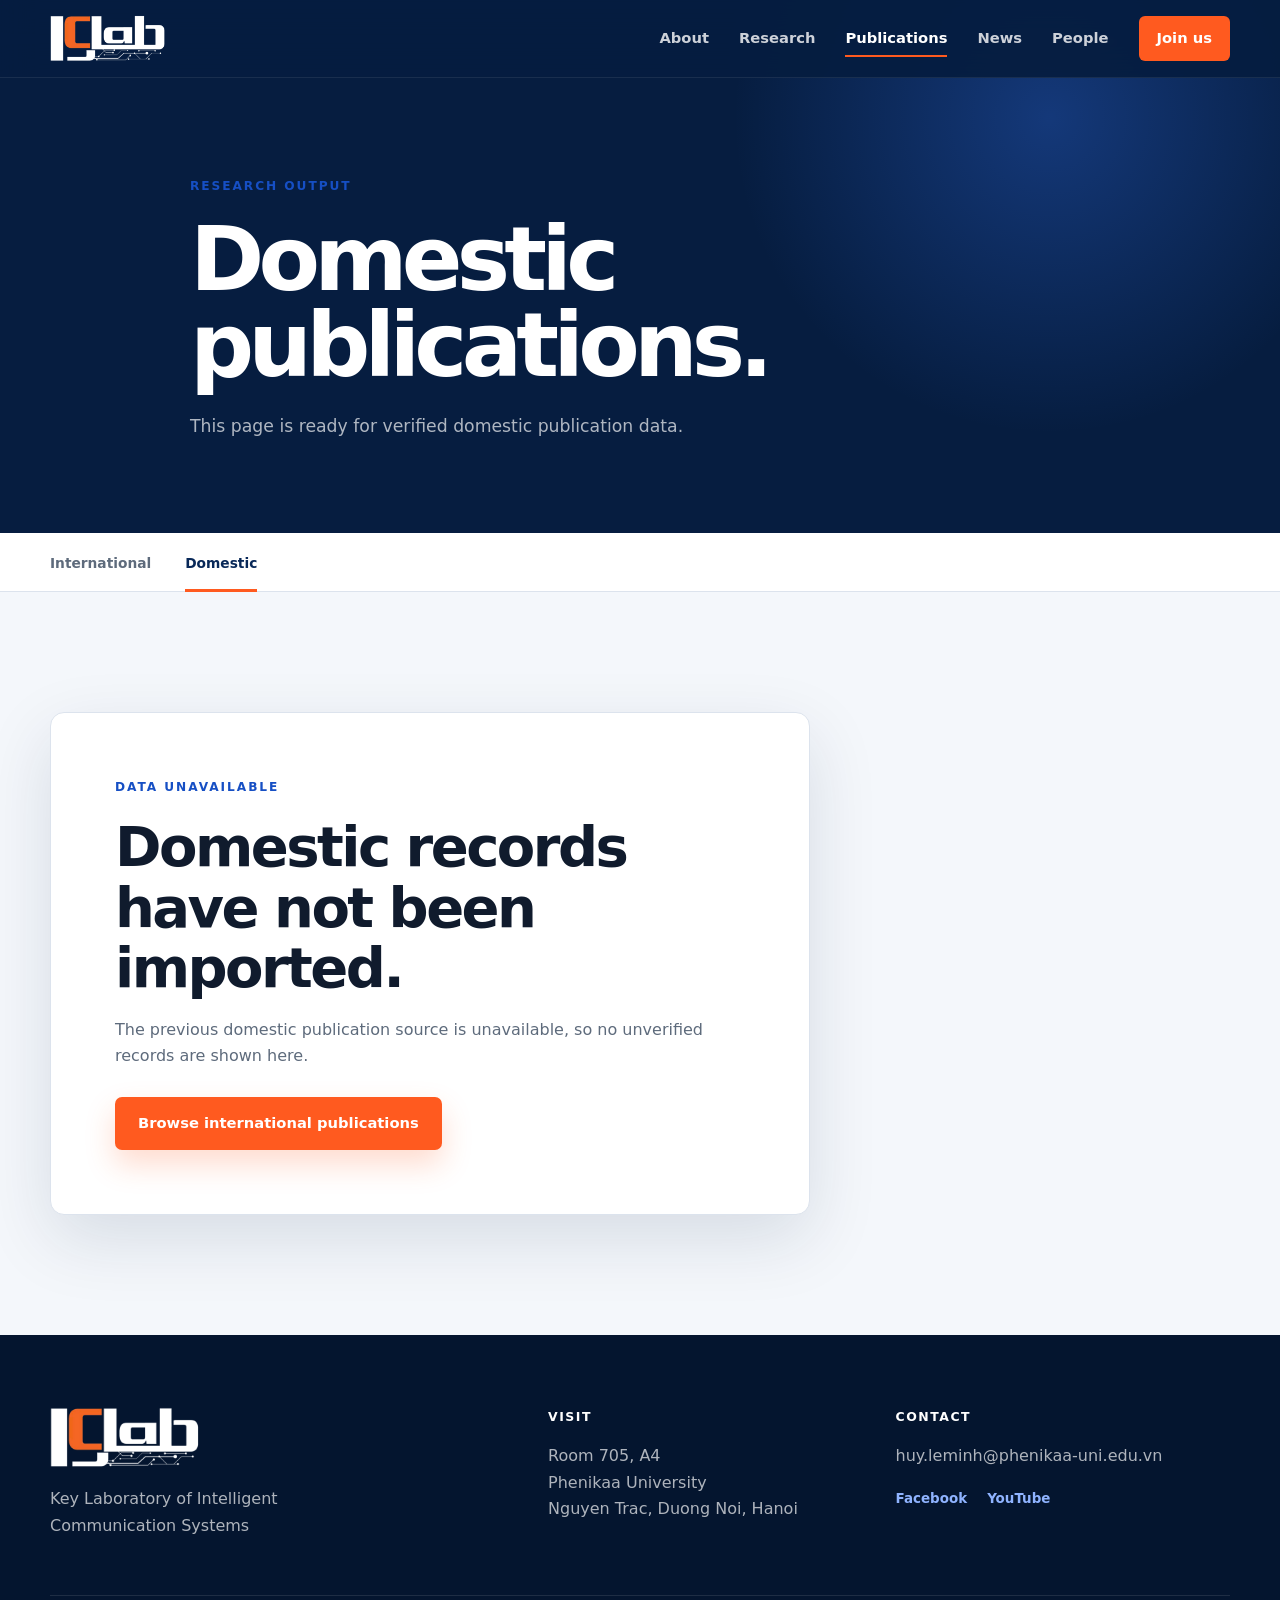
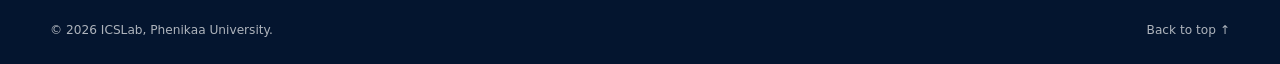
<file: domestic-publications.html>
<!doctype html>
<html lang="en">
  <head>
    <meta charset="UTF-8" />
    <meta name="viewport" content="width=device-width, initial-scale=1.0" />
    <meta
      name="description"
      content="Domestic publication archive for ICSLab at Phenikaa University."
    />
    <meta name="theme-color" content="#0a2858" />
    <meta property="og:title" content="Domestic Publications | ICSLab" />
    <meta property="og:type" content="website" />
    <meta
      property="og:url"
      content="https://ics-lab-research.github.io/icslab-website/domestic-publications.html"
    />
    <title>Domestic Publications | ICSLab</title>
    <link
      rel="canonical"
      href="https://ics-lab-research.github.io/icslab-website/domestic-publications.html"
    />
    <link rel="stylesheet" href="styles/styles.css" />
    <script src="scripts/script.js" defer></script>
  </head>
  <body>
    <a class="skip-link" href="#main-content">Skip to content</a>

    <header class="site-header" data-header>
      <div class="container nav-shell">
        <a class="brand" href="index.html" aria-label="ICSLab home">
          <img src="assets/icslab-logo.png" alt="ICSLab" width="210" height="86" />
        </a>

        <button
          class="menu-toggle"
          type="button"
          aria-expanded="false"
          aria-controls="site-navigation"
          aria-label="Open navigation"
          data-menu-toggle
        >
          <span></span>
          <span></span>
          <span></span>
        </button>

        <nav class="site-nav" id="site-navigation" aria-label="Main navigation" data-menu>
          <a href="index.html#about">About</a>
          <a href="index.html#research">Research</a>
          <a href="publications.html" aria-current="page">Publications</a>
          <a href="news.html">News</a>
          <a href="index.html#people">People</a>
          <a class="nav-cta" href="index.html#join">Join us</a>
        </nav>
      </div>
    </header>

    <main id="main-content">
      <section class="page-hero" id="top">
        <div class="container page-hero-copy">
          <p class="section-kicker">Research output</p>
          <h1>Domestic publications.</h1>
          <p>This page is ready for verified domestic publication data.</p>
        </div>
      </section>

      <nav class="publication-tabs" aria-label="Publication categories">
        <div class="container">
          <a href="publications.html">International</a>
          <a href="domestic-publications.html" aria-current="page">Domestic</a>
        </div>
      </nav>

      <section class="section publication-archive-section">
        <div class="container">
          <div class="empty-publication-state">
            <p class="section-kicker">Data unavailable</p>
            <h2>Domestic records have not been imported.</h2>
            <p>
              The previous domestic publication source is unavailable, so no
              unverified records are shown here.
            </p>
            <a class="button button-primary" href="publications.html">
              Browse international publications
            </a>
          </div>
        </div>
      </section>
    </main>

    <footer class="site-footer">
      <div class="container footer-grid">
        <div class="footer-brand">
          <img src="assets/icslab-logo.png" alt="ICSLab" width="210" height="86" />
          <p>Key Laboratory of Intelligent Communication Systems</p>
        </div>
        <div>
          <h2>Visit</h2>
          <address>
            Room 705, A4<br />
            Phenikaa University<br />
            Nguyen Trac, Duong Noi, Hanoi
          </address>
        </div>
        <div>
          <h2>Contact</h2>
          <a href="mailto:huy.leminh@phenikaa-uni.edu.vn">huy.leminh@phenikaa-uni.edu.vn</a>
          <div class="social-links">
            <a href="https://www.facebook.com/icslab.phenikaa">Facebook</a>
            <a href="https://www.youtube.com/@icslab-phenikaauniversity3936">YouTube</a>
          </div>
        </div>
      </div>
      <div class="container footer-bottom">
        <p>© 2026 ICSLab, Phenikaa University.</p>
        <a href="#top">Back to top ↑</a>
      </div>
    </footer>
  </body>
</html>
</file>
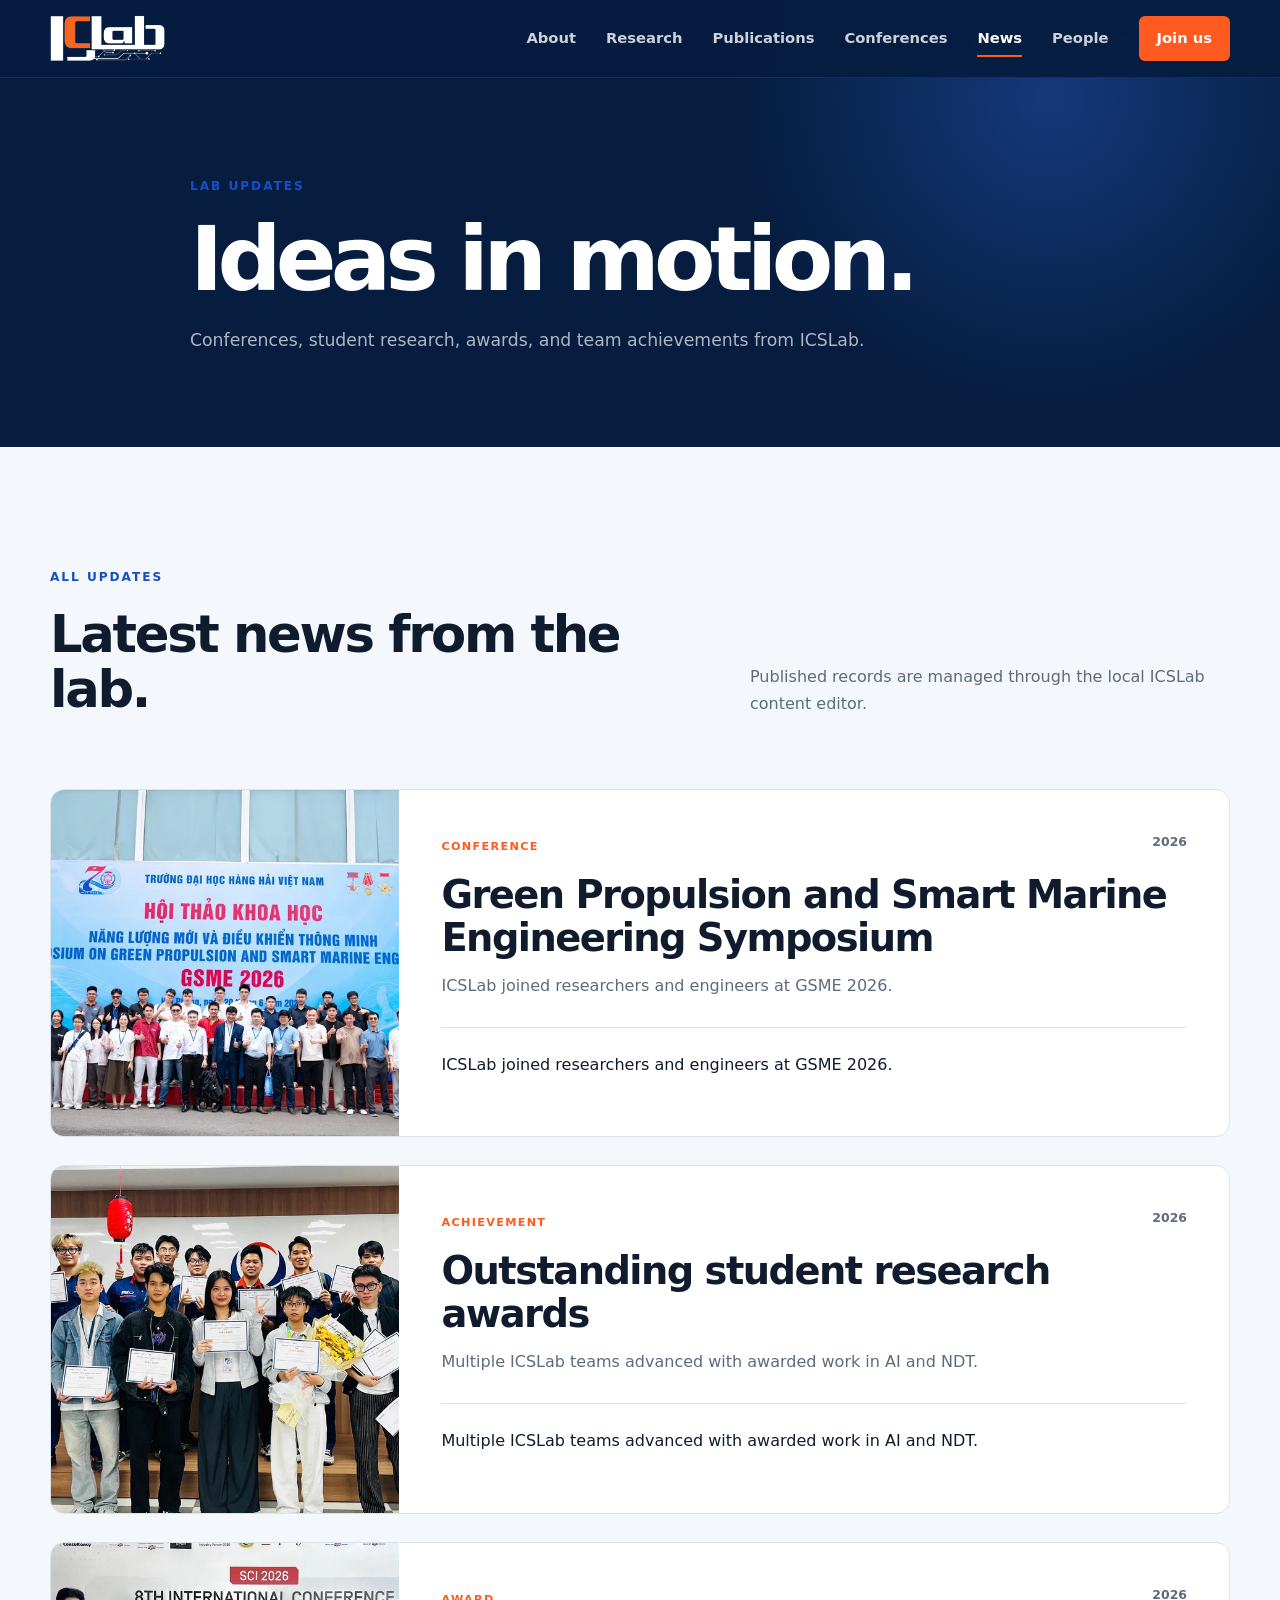
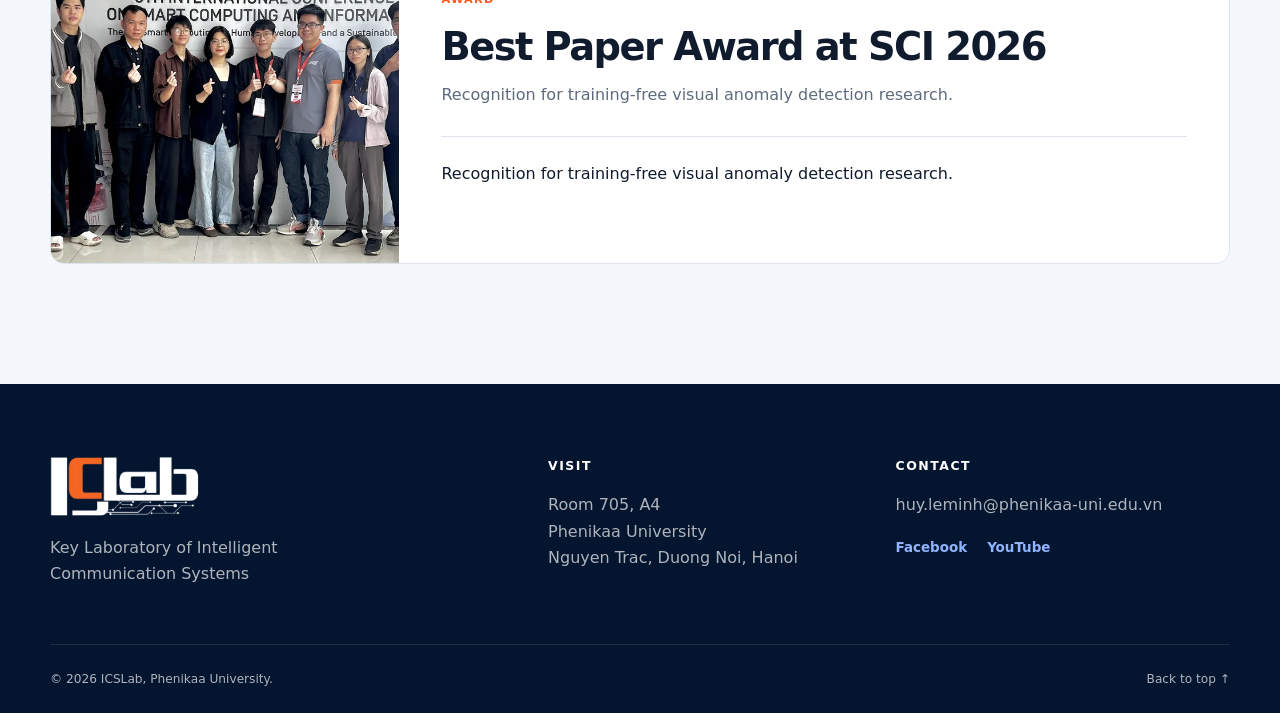
<file: news.html>
<!doctype html>
<html lang="en">
  <head>
    <meta charset="UTF-8" />
    <meta name="viewport" content="width=device-width, initial-scale=1.0" />
    <meta name="description" content="News, conferences, awards, and research updates from ICSLab." />
    <meta name="theme-color" content="#0a2858" />
    <meta property="og:title" content="News | ICSLab" />
    <meta property="og:description" content="Research and team updates from ICSLab at Phenikaa University." />
    <meta property="og:type" content="website" />
    <meta property="og:url" content="https://ics-lab-research.github.io/icslab-website/news.html" />
    <title>News | ICSLab</title>
    <link rel="canonical" href="https://ics-lab-research.github.io/icslab-website/news.html" />
    <link rel="stylesheet" href="styles/styles.css" />
    <script src="scripts/script.js" defer></script>
    <script src="scripts/news.js" defer></script>
  </head>
  <body>
    <a class="skip-link" href="#main-content">Skip to content</a>
    <header class="site-header" data-header>
      <div class="container nav-shell">
        <a class="brand" href="index.html" aria-label="ICSLab home">
          <img src="assets/icslab-logo.png" alt="ICSLab" width="210" height="86" />
        </a>
        <button class="menu-toggle" type="button" aria-expanded="false" aria-controls="site-navigation" aria-label="Open navigation" data-menu-toggle>
          <span></span><span></span><span></span>
        </button>
        <nav class="site-nav" id="site-navigation" aria-label="Main navigation" data-menu>
          <a href="index.html#about">About</a>
          <a href="index.html#research">Research</a>
          <a href="publications.html">Publications</a>
          <a href="conferences.html">Conferences</a>
          <a href="news.html" aria-current="page">News</a>
          <a href="people.html">People</a>
          <a class="nav-cta" href="index.html#join">Join us</a>
        </nav>
      </div>
    </header>

    <main id="main-content">
      <section class="page-hero" id="top">
        <div class="container page-hero-copy">
          <p class="section-kicker">Lab updates</p>
          <h1>Ideas in motion.</h1>
          <p>Conferences, student research, awards, and team achievements from ICSLab.</p>
        </div>
      </section>
      <section class="section news-archive-section" aria-labelledby="news-title">
        <div class="container">
          <div class="publication-summary">
            <div><p class="section-kicker">All updates</p><h2 id="news-title">Latest news from the lab.</h2></div>
            <p>Published records are managed through the local ICSLab content editor.</p>
          </div>
          <div class="news-archive" data-news-all aria-live="polite" aria-busy="true">
            <p class="publication-loading">Loading all news…</p>
          </div>
        </div>
      </section>
    </main>

    <footer class="site-footer">
      <div class="container footer-grid">
        <div class="footer-brand"><img src="assets/icslab-logo.png" alt="ICSLab" width="210" height="86" /><p>Key Laboratory of Intelligent Communication Systems</p></div>
        <div><h2>Visit</h2><address>Room 705, A4<br />Phenikaa University<br />Nguyen Trac, Duong Noi, Hanoi</address></div>
        <div><h2>Contact</h2><a href="mailto:huy.leminh@phenikaa-uni.edu.vn">huy.leminh@phenikaa-uni.edu.vn</a><div class="social-links"><a href="https://www.facebook.com/icslab.phenikaa">Facebook</a><a href="https://www.youtube.com/@icslab-phenikaauniversity3936">YouTube</a></div></div>
      </div>
      <div class="container footer-bottom"><p>© 2026 ICSLab, Phenikaa University.</p><a href="#top">Back to top ↑</a></div>
    </footer>
  </body>
</html>
</file>
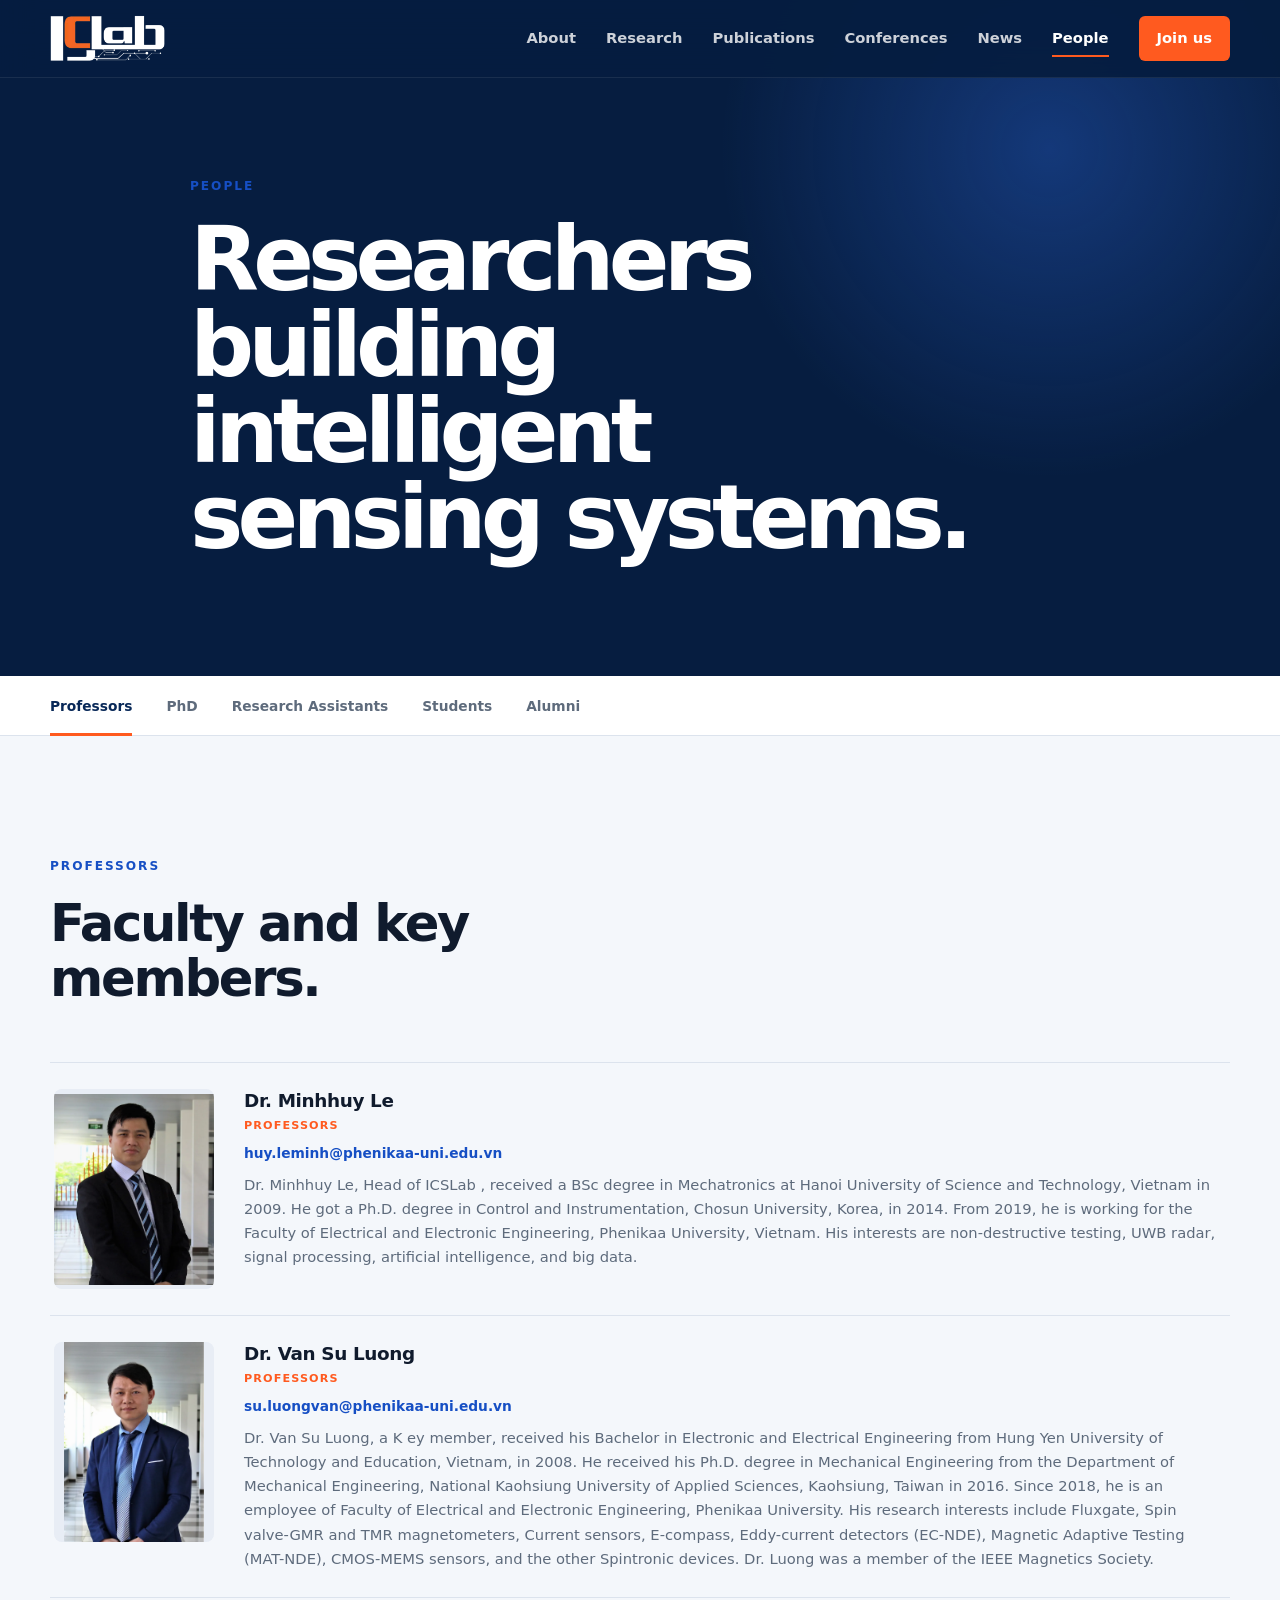
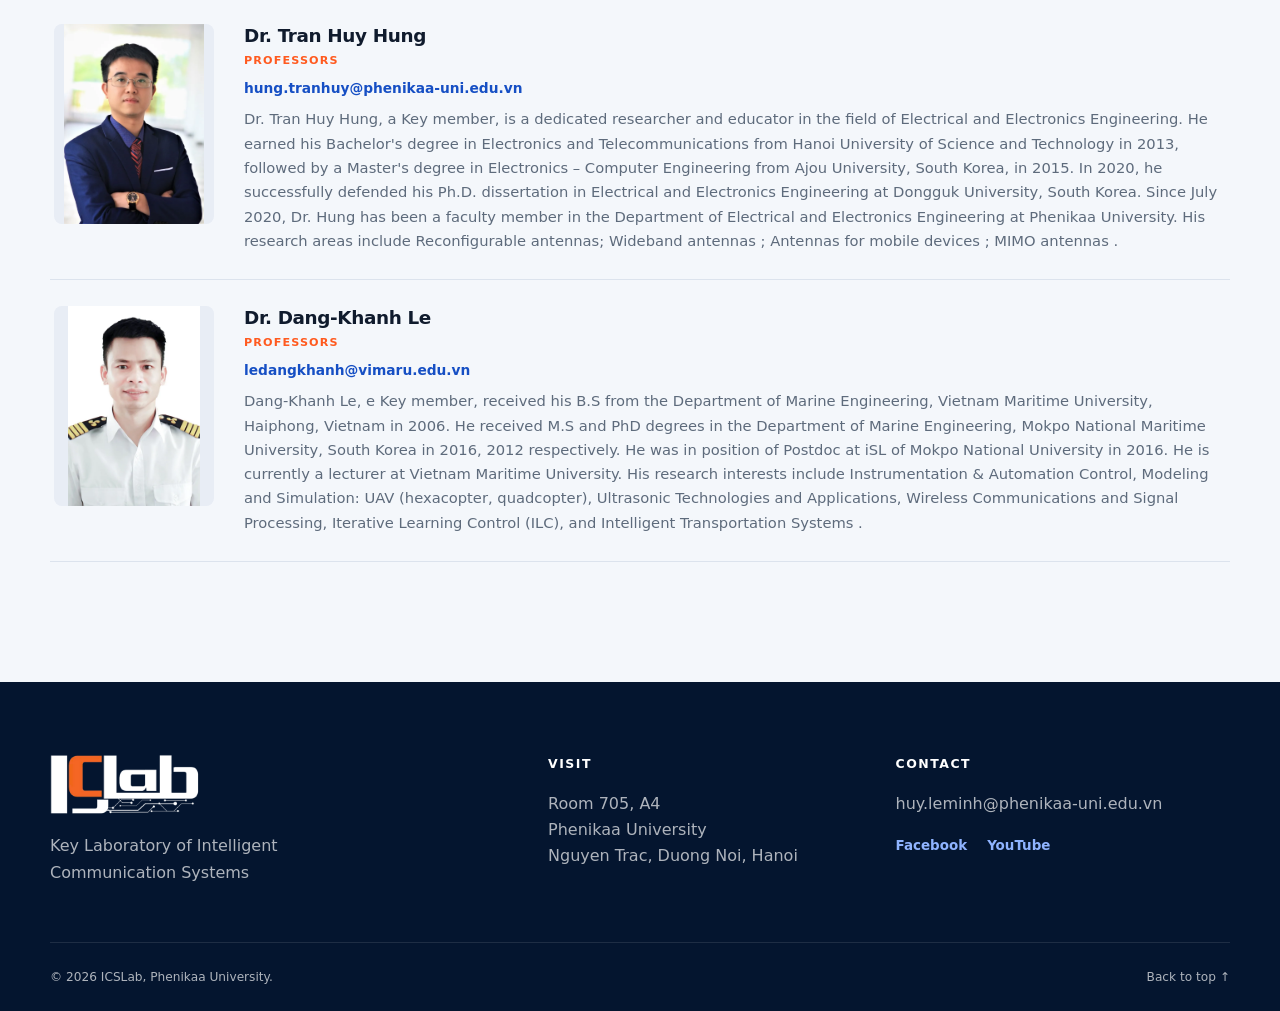
<file: people.html>
<!doctype html>
<html lang="en">
  <head>
    <meta charset="UTF-8" />
    <meta name="viewport" content="width=device-width, initial-scale=1.0" />
    <meta
      name="description"
      content="Meet the professors, PhD researchers, research assistants, students, and alumni of ICSLab at Phenikaa University."
    />
    <meta name="theme-color" content="#0a2858" />
    <meta property="og:title" content="People | ICSLab" />
    <meta
      property="og:description"
      content="Profiles and contact information for the ICSLab research team."
    />
    <meta property="og:type" content="website" />
    <meta
      property="og:url"
      content="https://ics-lab-research.github.io/icslab-website/people.html"
    />
    <title>People | ICSLab</title>
    <link
      rel="canonical"
      href="https://ics-lab-research.github.io/icslab-website/people.html"
    />
    <link rel="stylesheet" href="styles/styles.css" />
    <script src="scripts/script.js" defer></script>
    <script src="scripts/people.js" defer></script>
  </head>
  <body>
    <a class="skip-link" href="#main-content">Skip to content</a>

    <header class="site-header" data-header>
      <div class="container nav-shell">
        <a class="brand" href="index.html" aria-label="ICSLab home">
          <img src="assets/icslab-logo.png" alt="ICSLab" width="210" height="86" />
        </a>

        <button
          class="menu-toggle"
          type="button"
          aria-expanded="false"
          aria-controls="site-navigation"
          aria-label="Open navigation"
          data-menu-toggle
        >
          <span></span>
          <span></span>
          <span></span>
        </button>

        <nav class="site-nav" id="site-navigation" aria-label="Main navigation" data-menu>
          <a href="index.html#about">About</a>
          <a href="index.html#research">Research</a>
          <a href="publications.html">Publications</a>
          <a href="conferences.html">Conferences</a>
          <a href="news.html">News</a>
          <a href="people.html" aria-current="page">People</a>
          <a class="nav-cta" href="index.html#join">Join us</a>
        </nav>
      </div>
    </header>

    <main id="main-content">
      <section class="page-hero" id="top">
        <div class="container page-hero-copy">
          <p class="section-kicker">People</p>
          <h1>Researchers building intelligent sensing systems.</h1>
        </div>
      </section>

      <nav class="people-tabs" aria-label="People categories">
        <div class="container">
          <a href="people.html?group=professors#directory" data-people-tab="professors">Professors</a>
          <a href="people.html?group=phd#directory" data-people-tab="phd">PhD</a>
          <a href="people.html?group=research-assistant#directory" data-people-tab="research-assistant">Research Assistants</a>
          <a href="people.html?group=students#directory" data-people-tab="students">Students</a>
          <a href="people.html?group=alumni#directory" data-people-tab="alumni">Alumni</a>
        </div>
      </nav>

      <section class="section people-directory-section" id="directory" aria-labelledby="people-directory-title">
        <div class="container">
          <div class="people-directory-heading">
            <div>
              <p class="section-kicker" data-people-kicker>Professors</p>
              <h2 id="people-directory-title" data-people-title>Faculty and key members.</h2>
            </div>
          </div>

          <div class="people-directory" data-people-directory aria-live="polite" aria-busy="true">
            <p class="publication-loading">Loading people…</p>
          </div>
        </div>
      </section>
    </main>

    <footer class="site-footer">
      <div class="container footer-grid">
        <div class="footer-brand">
          <img src="assets/icslab-logo.png" alt="ICSLab" width="210" height="86" />
          <p>Key Laboratory of Intelligent Communication Systems</p>
        </div>
        <div>
          <h2>Visit</h2>
          <address>
            Room 705, A4<br />
            Phenikaa University<br />
            Nguyen Trac, Duong Noi, Hanoi
          </address>
        </div>
        <div>
          <h2>Contact</h2>
          <a href="mailto:huy.leminh@phenikaa-uni.edu.vn">huy.leminh@phenikaa-uni.edu.vn</a>
          <div class="social-links">
            <a href="https://www.facebook.com/icslab.phenikaa">Facebook</a>
            <a href="https://www.youtube.com/@icslab-phenikaauniversity3936">YouTube</a>
          </div>
        </div>
      </div>
      <div class="container footer-bottom">
        <p>© 2026 ICSLab, Phenikaa University.</p>
        <a href="#top">Back to top ↑</a>
      </div>
    </footer>
  </body>
</html>
</file>
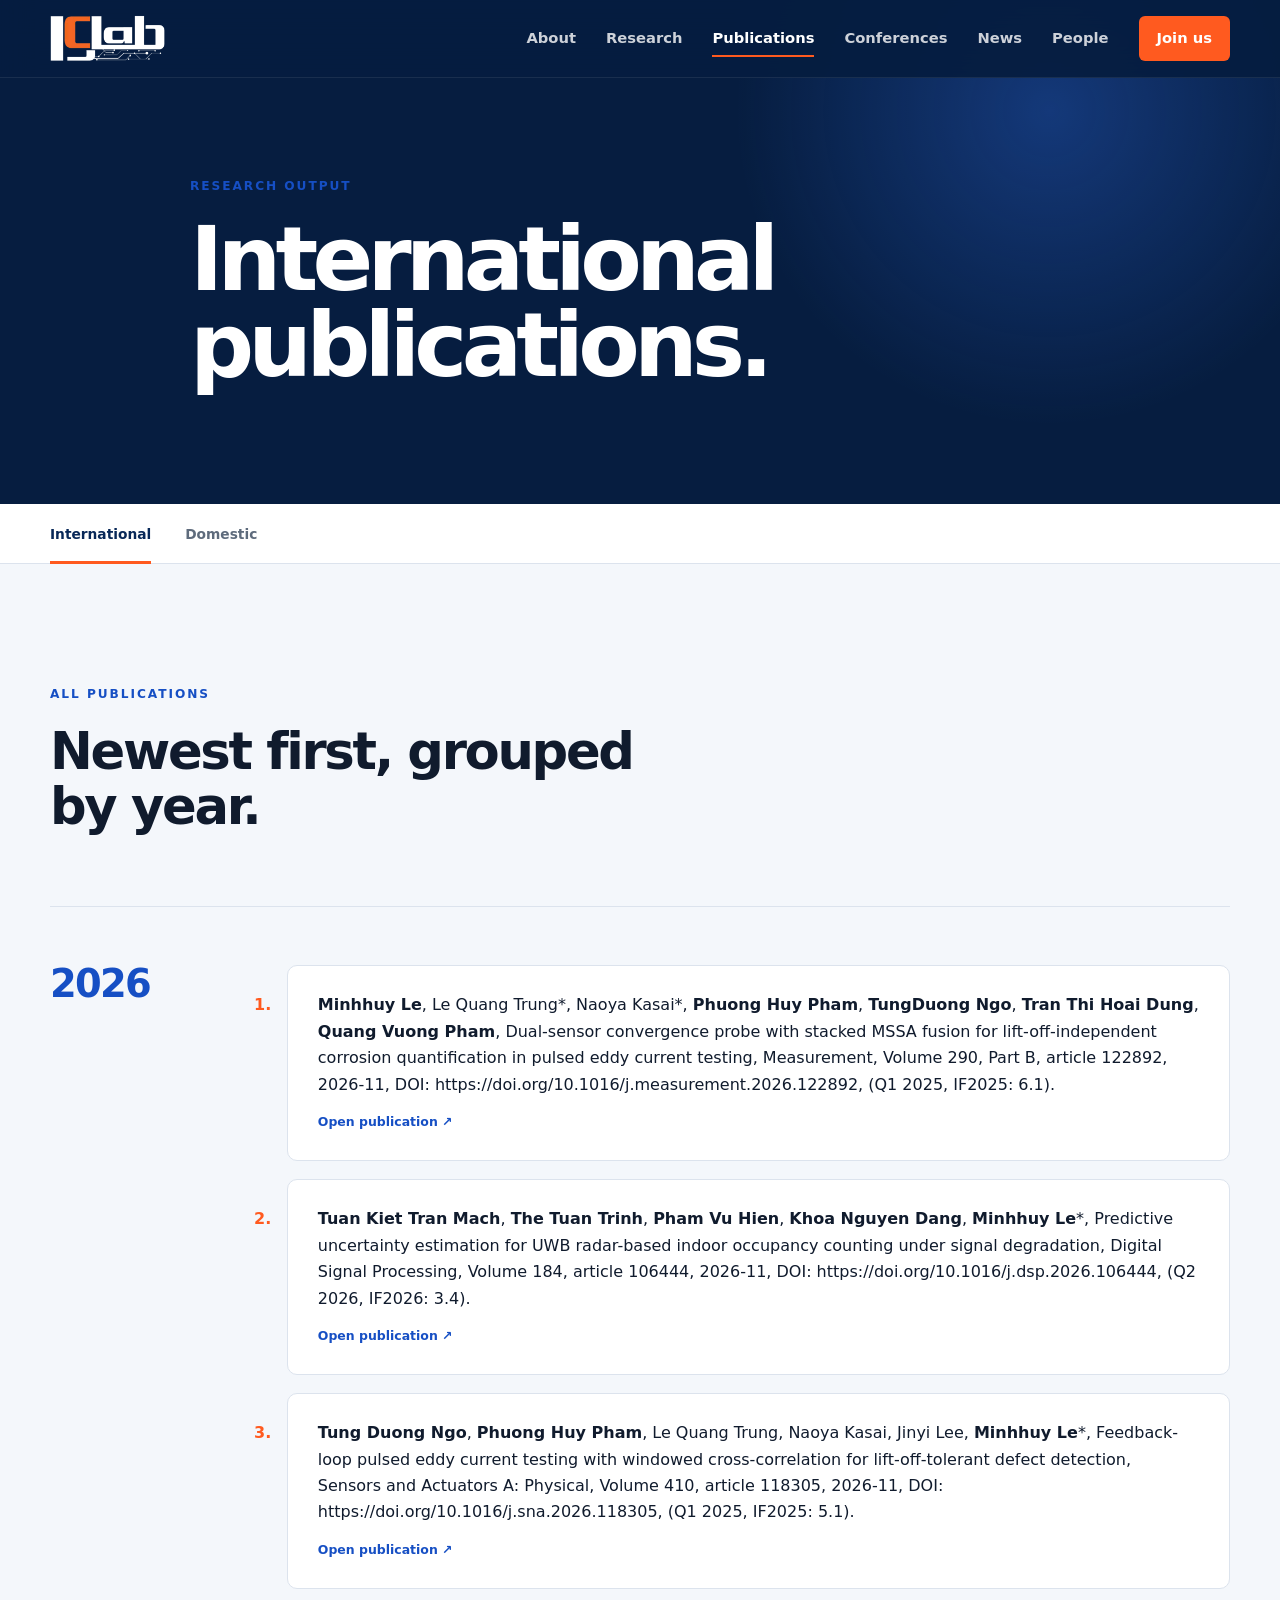
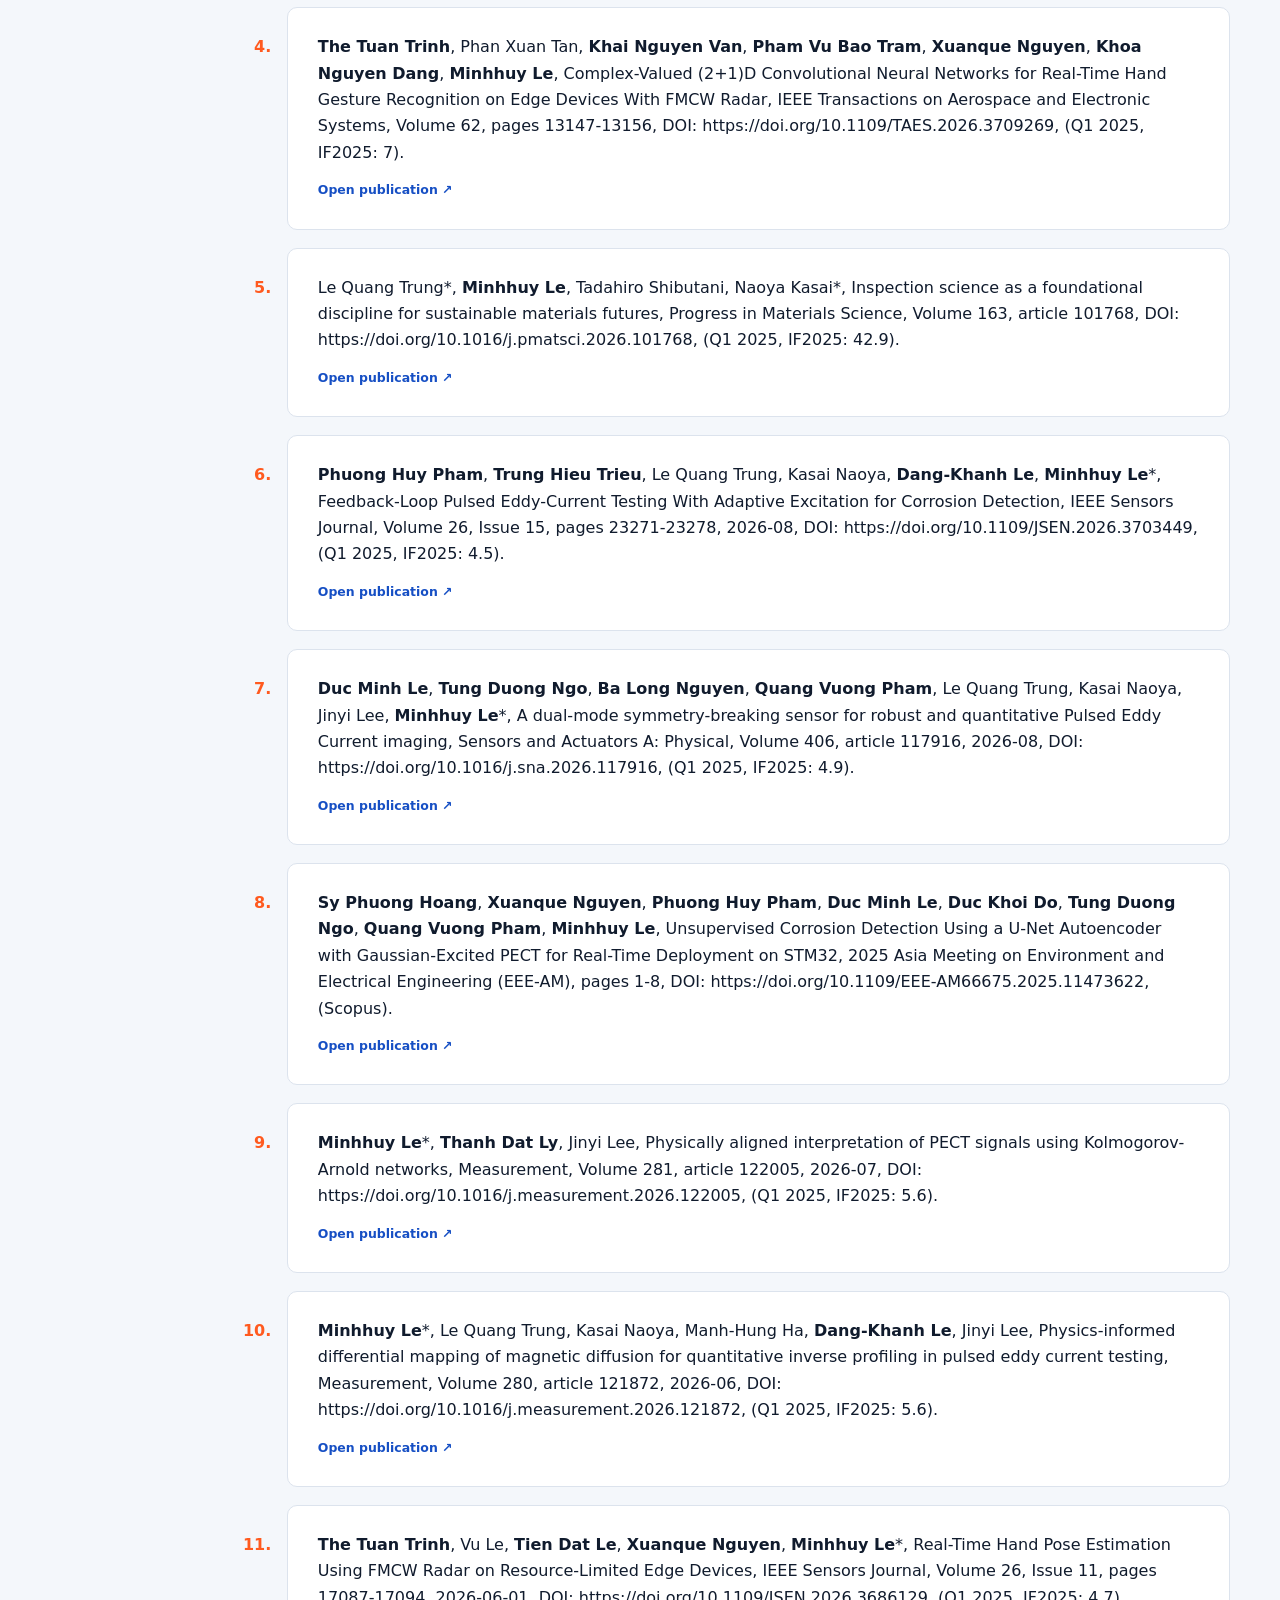
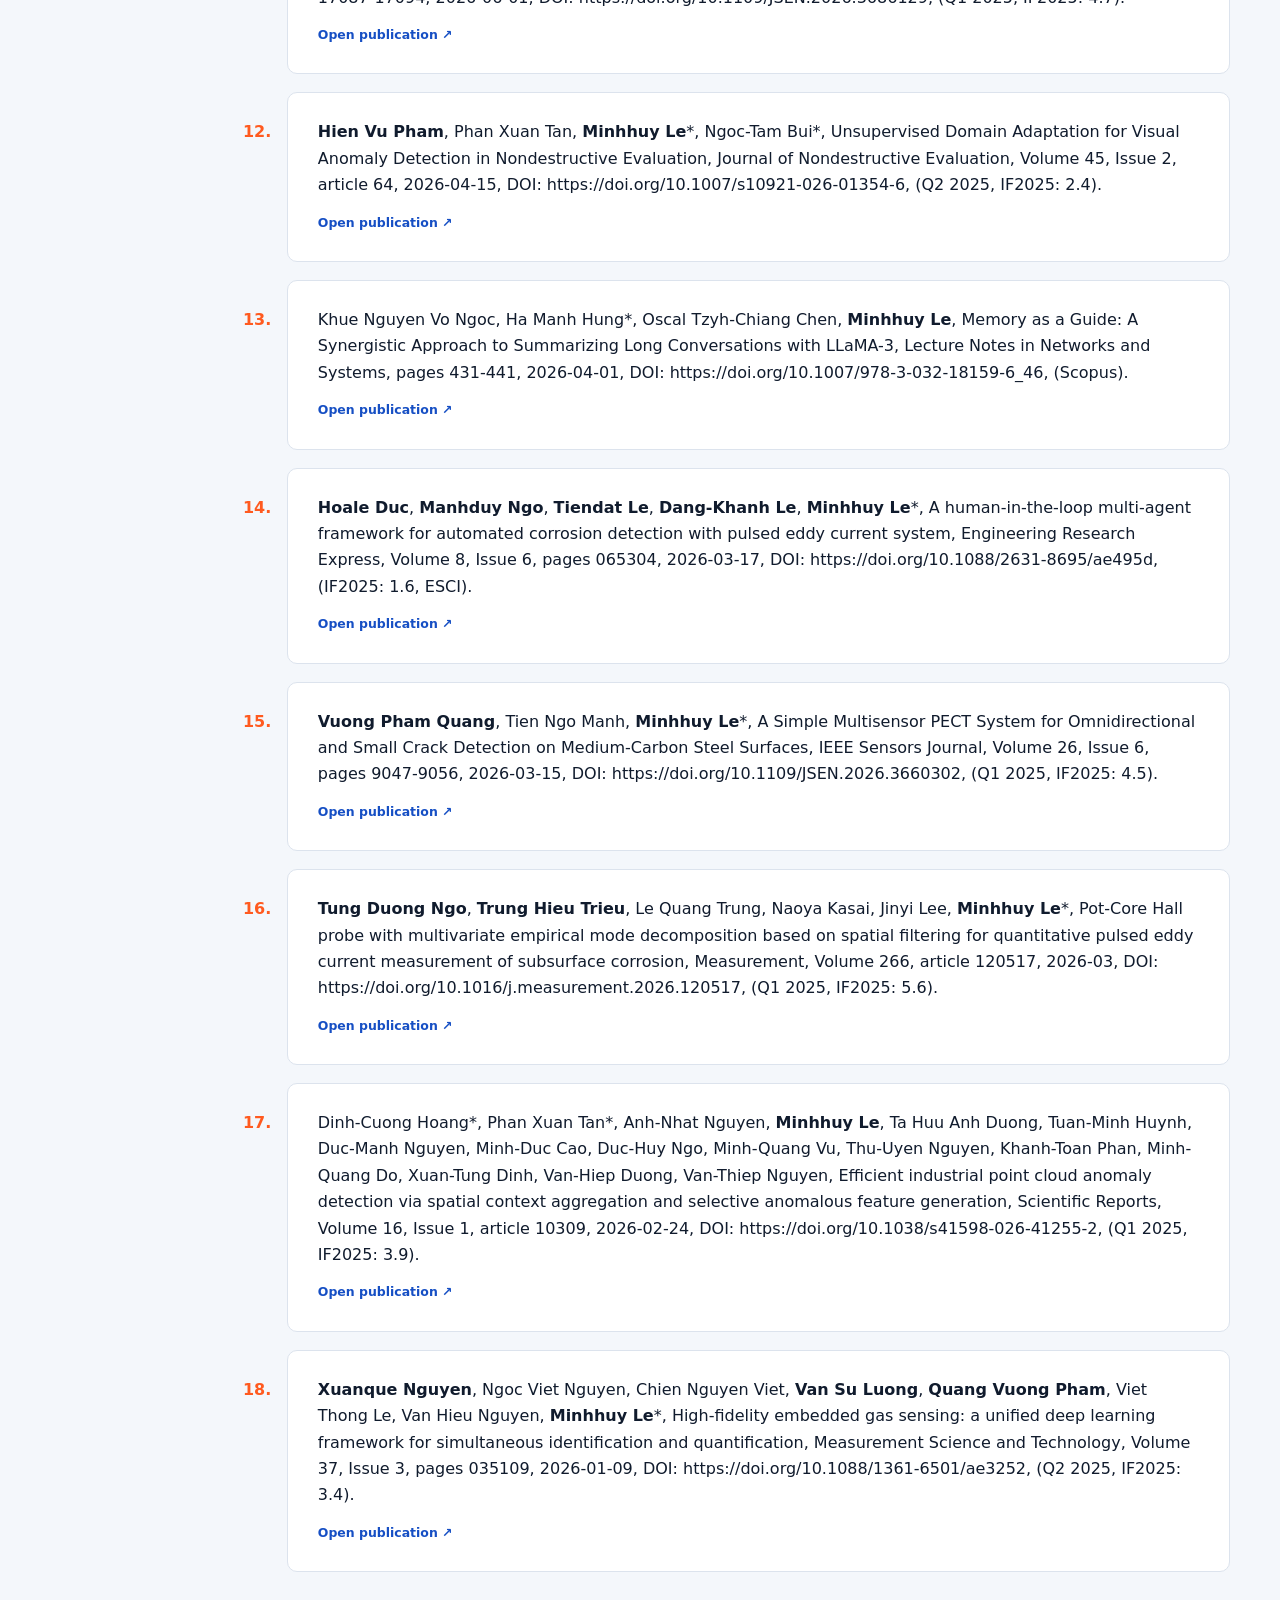
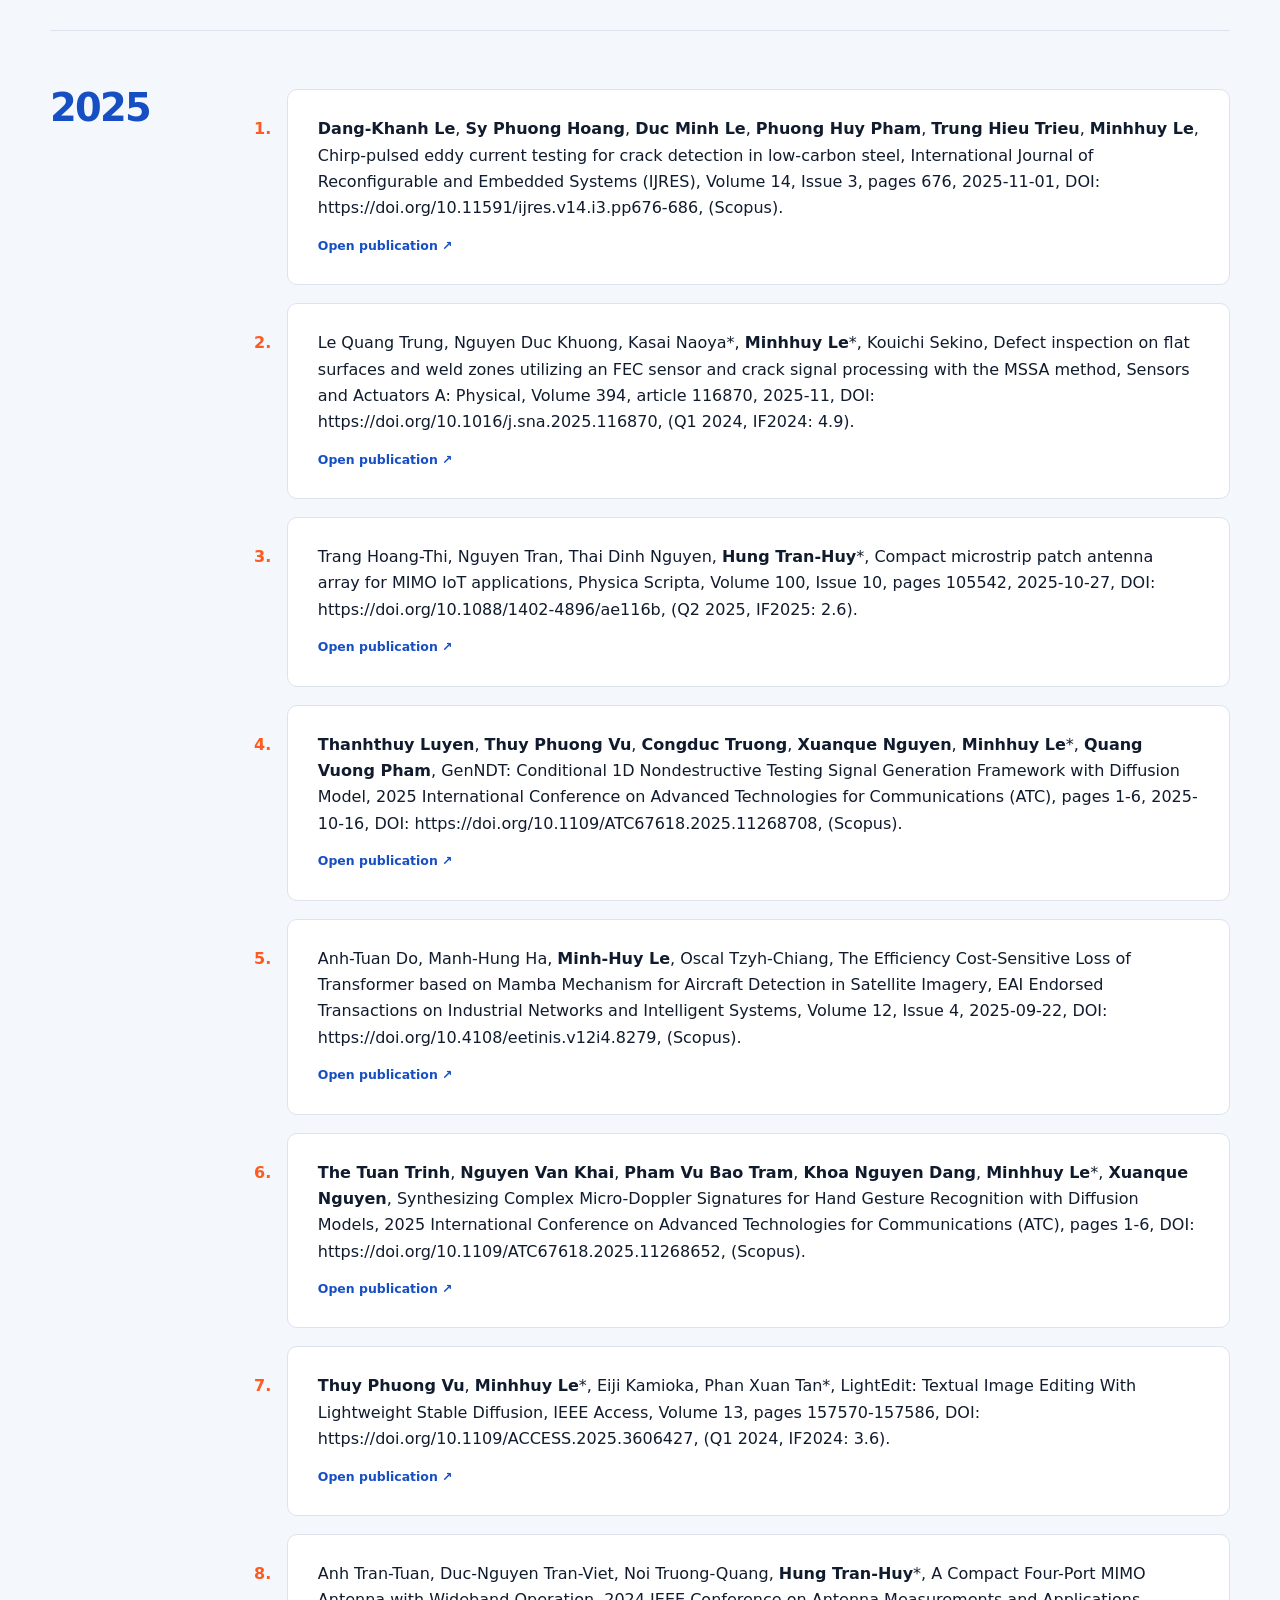
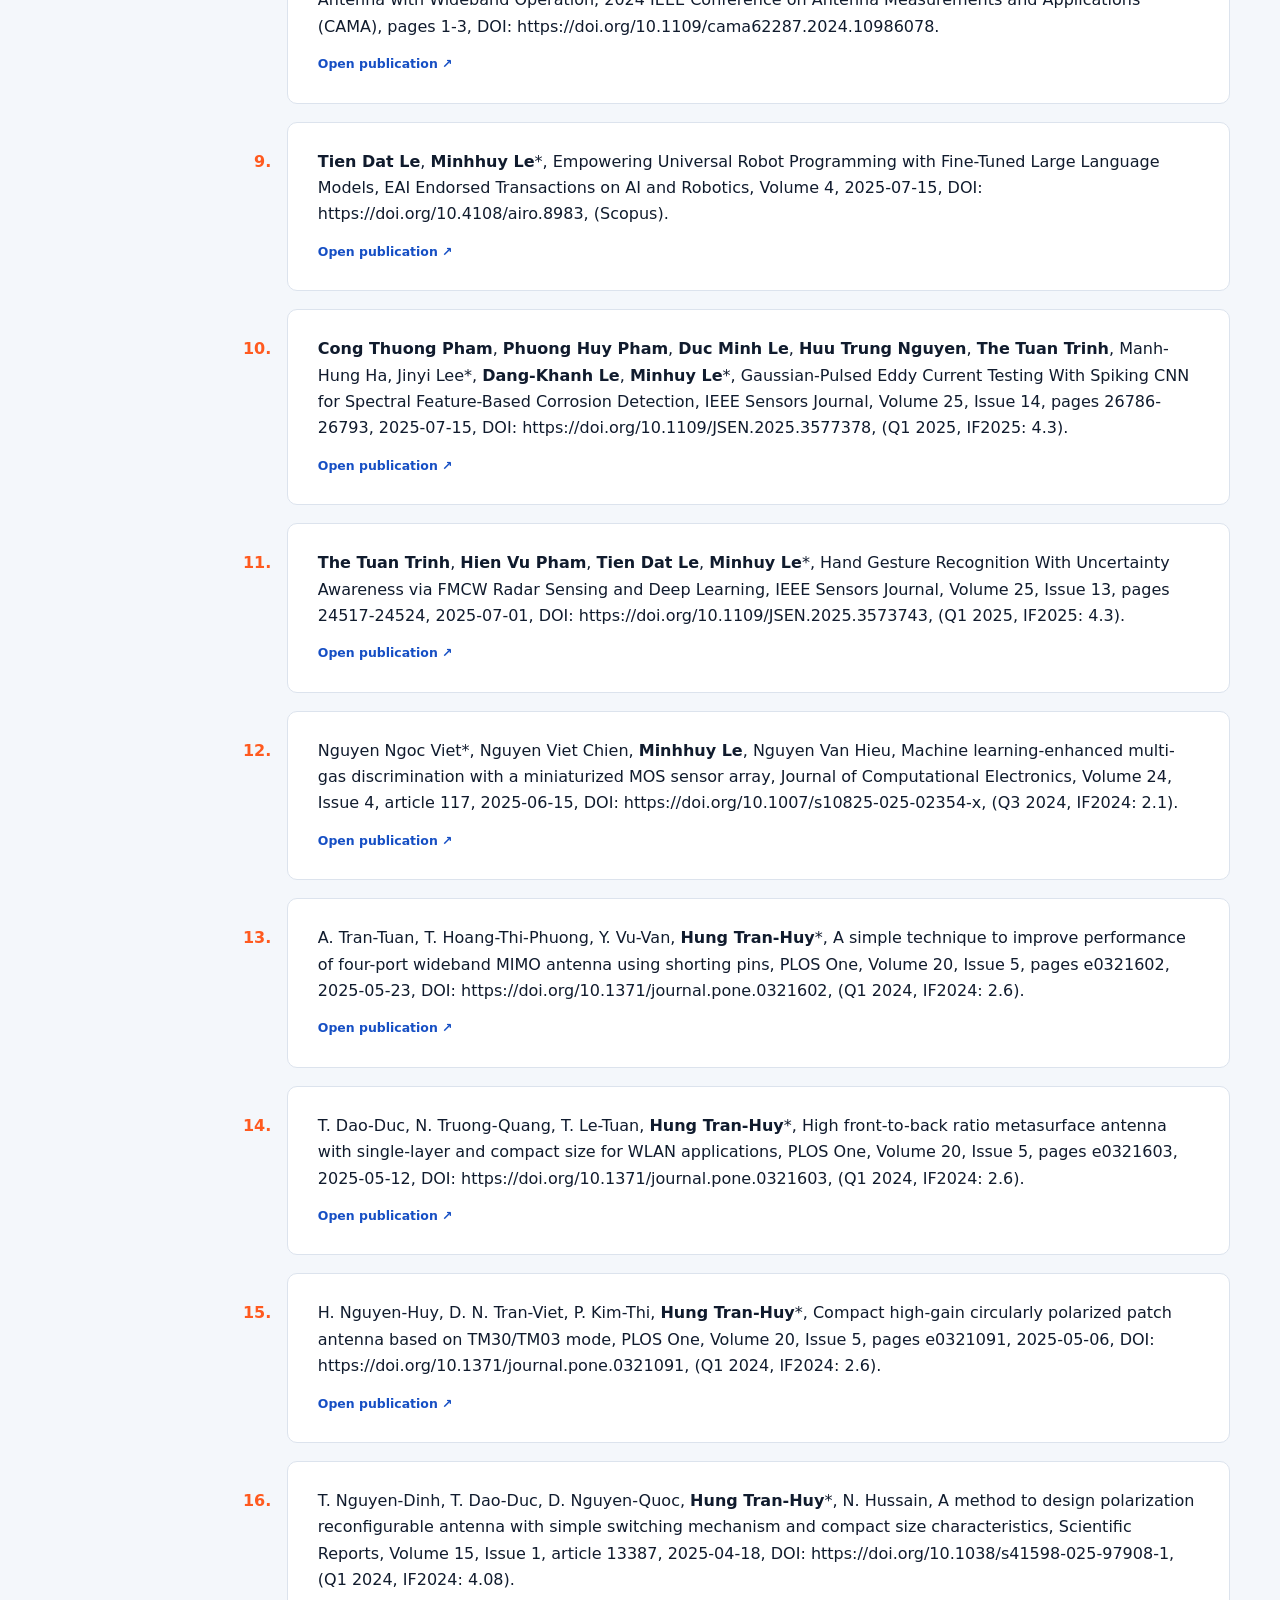
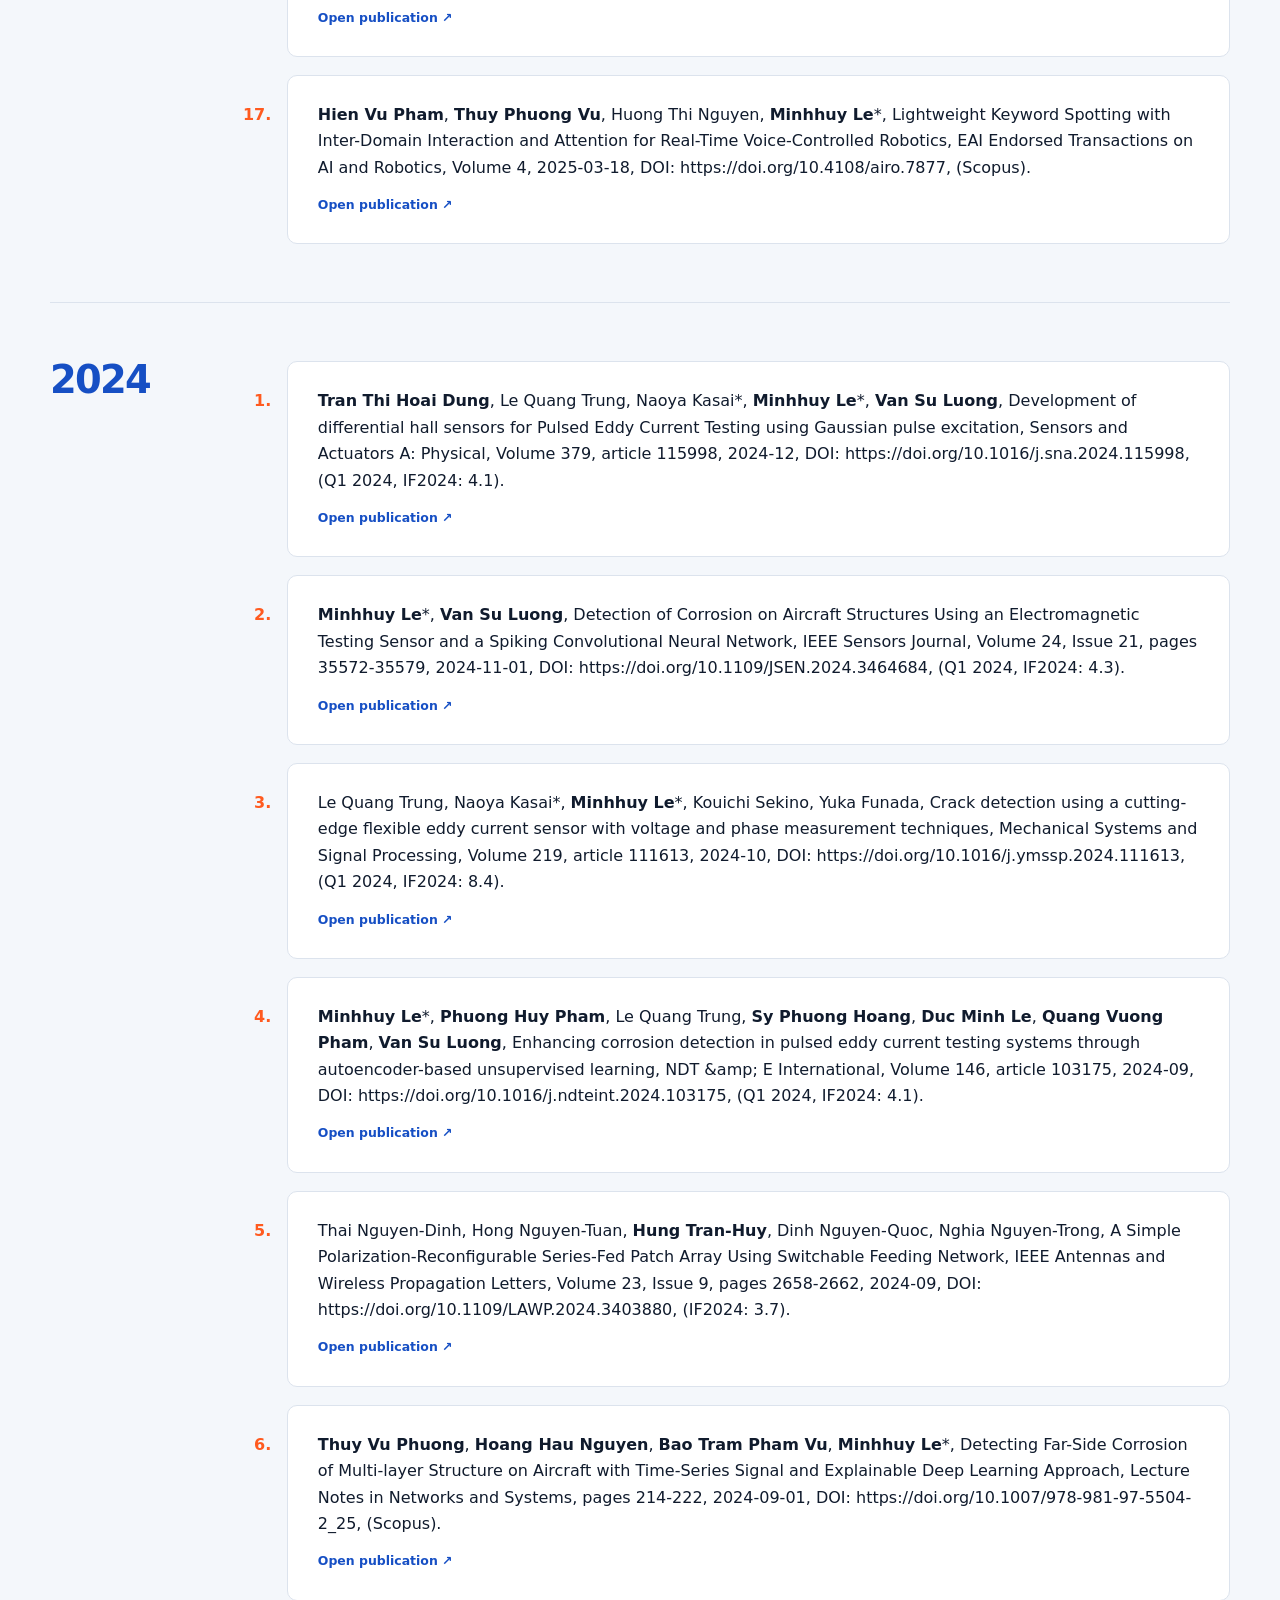
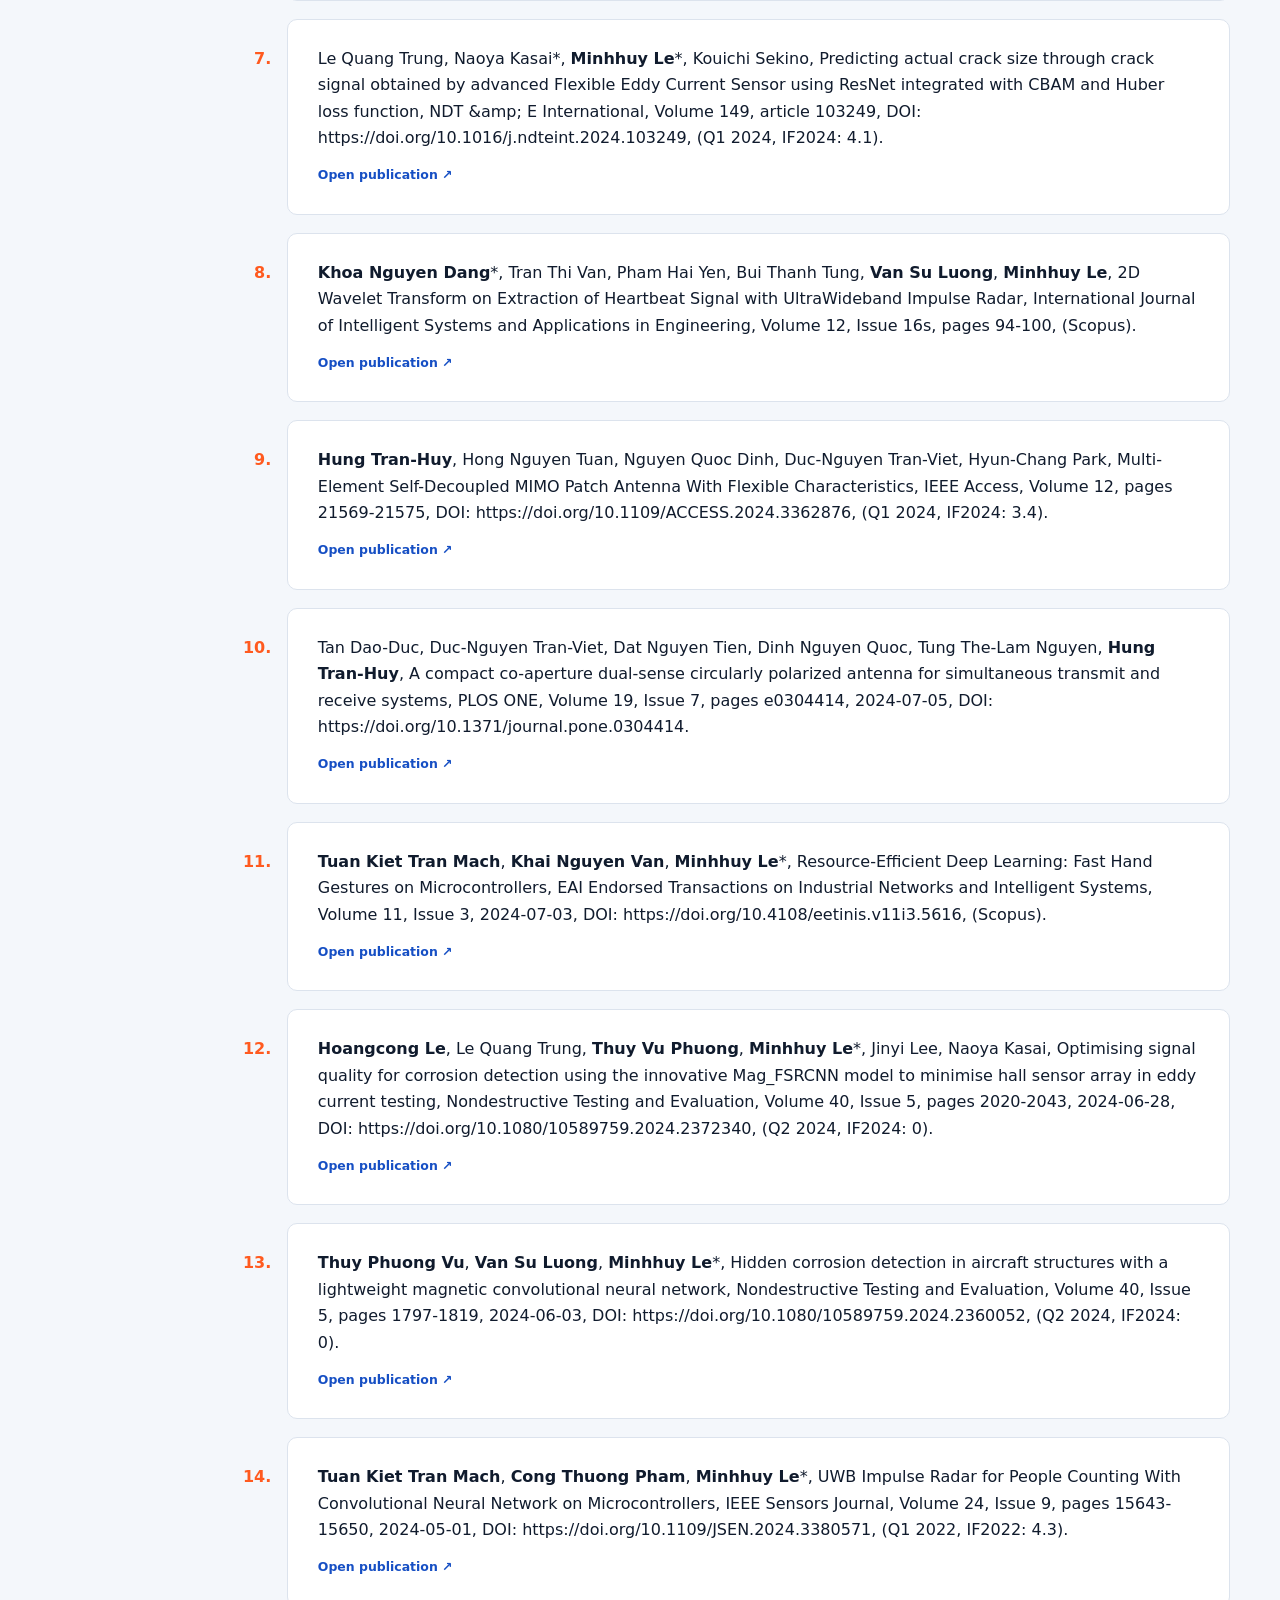
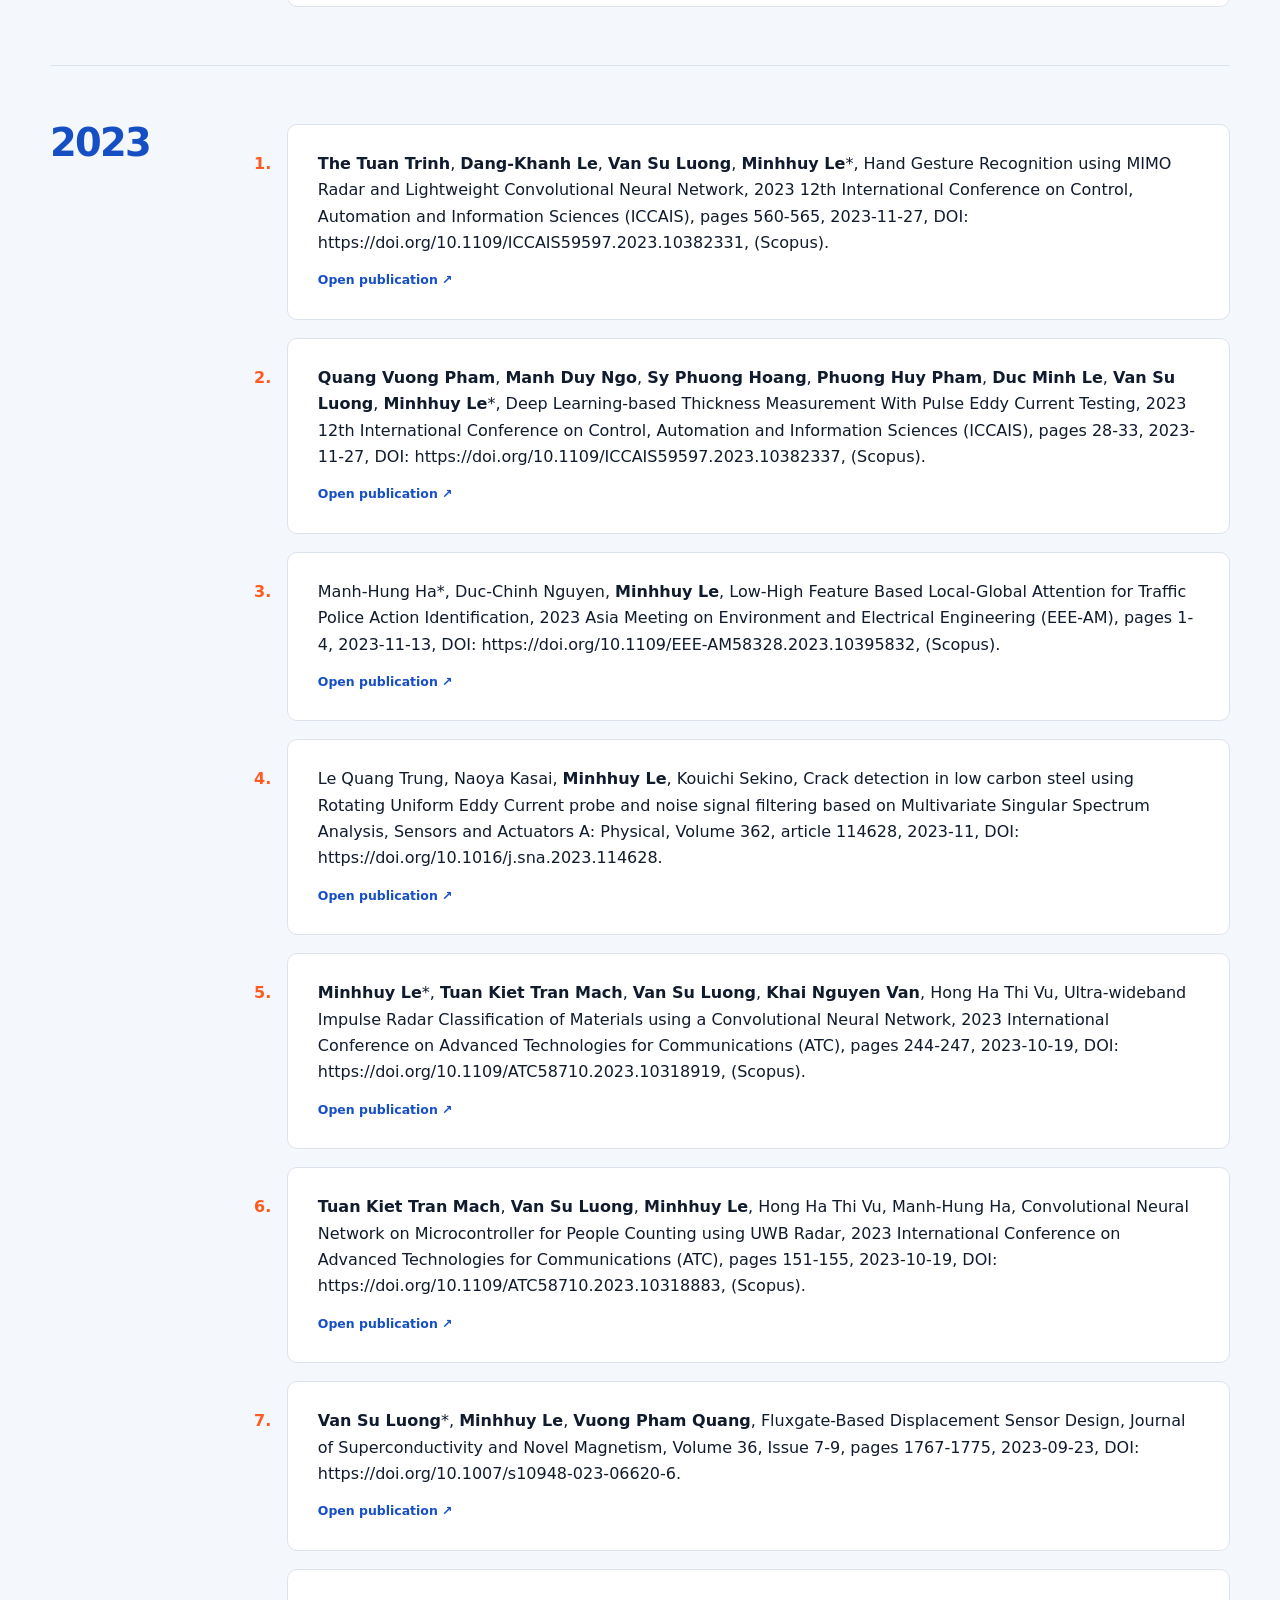
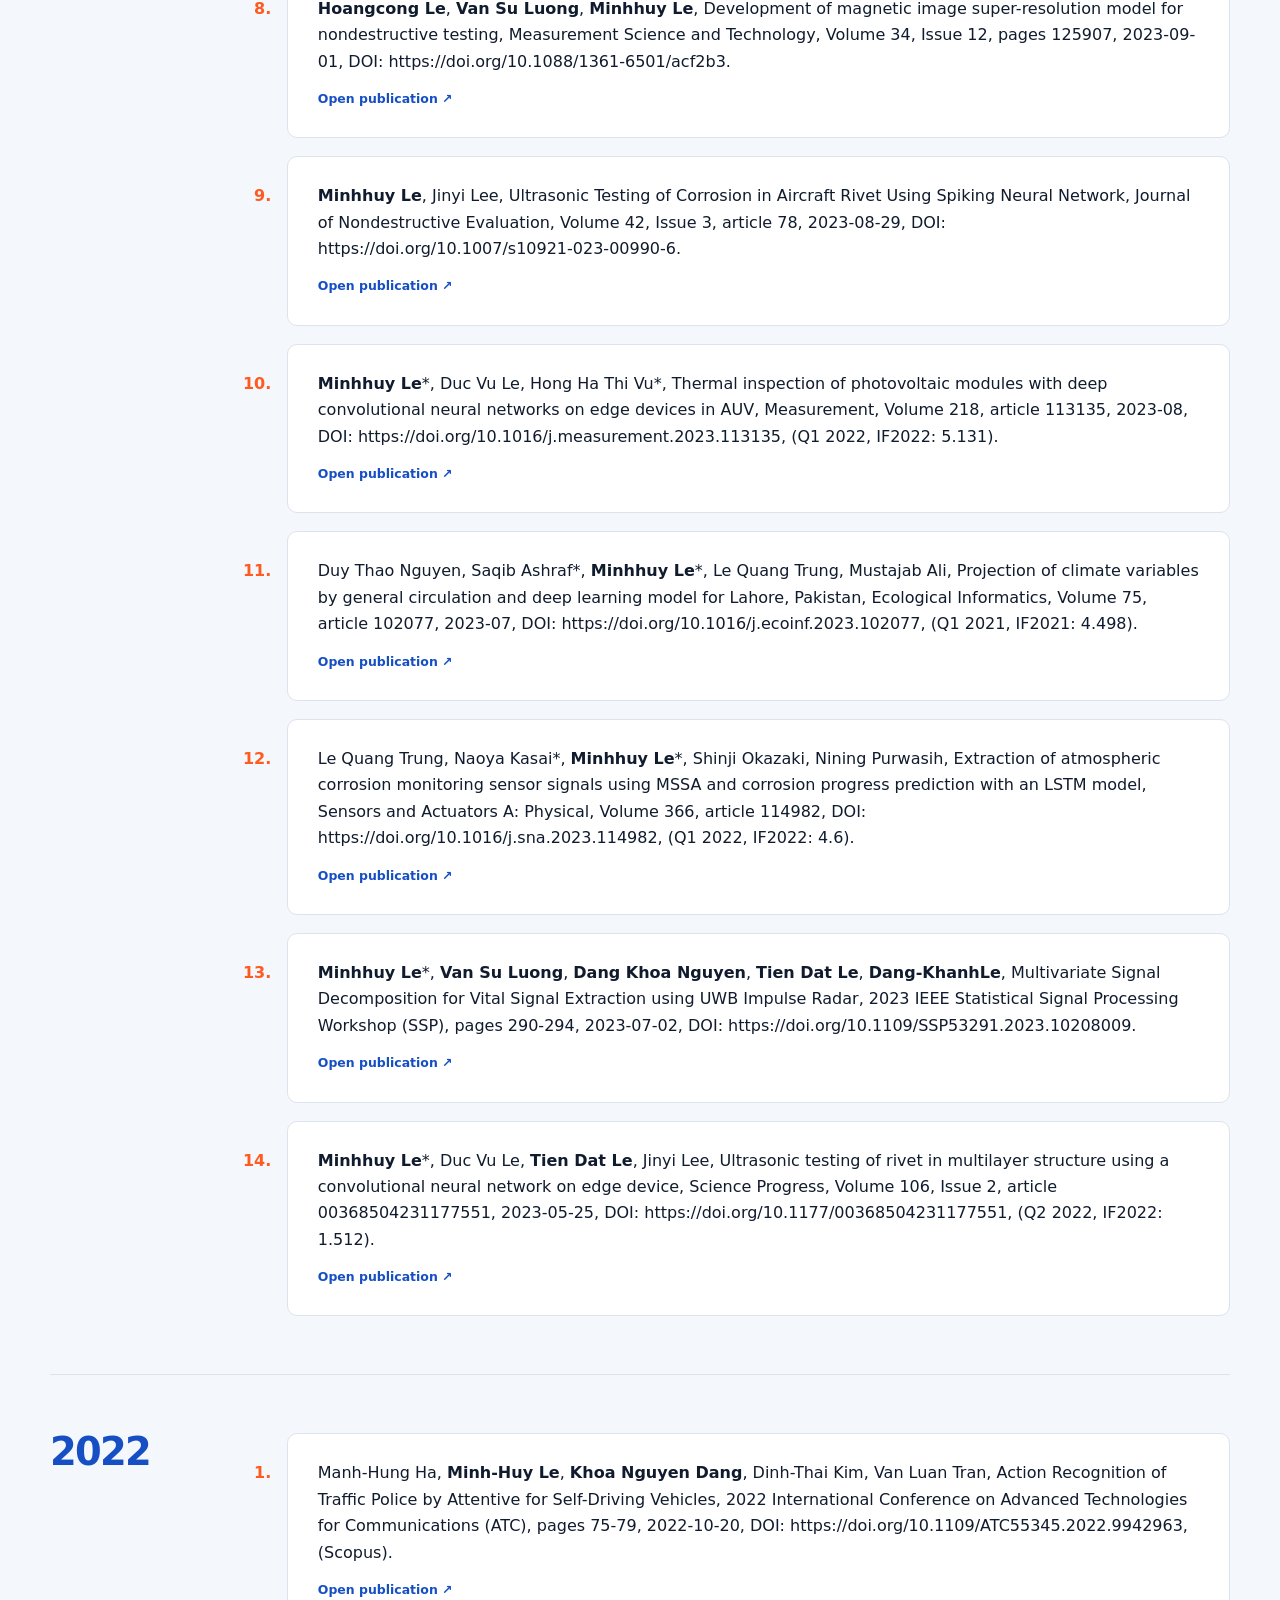
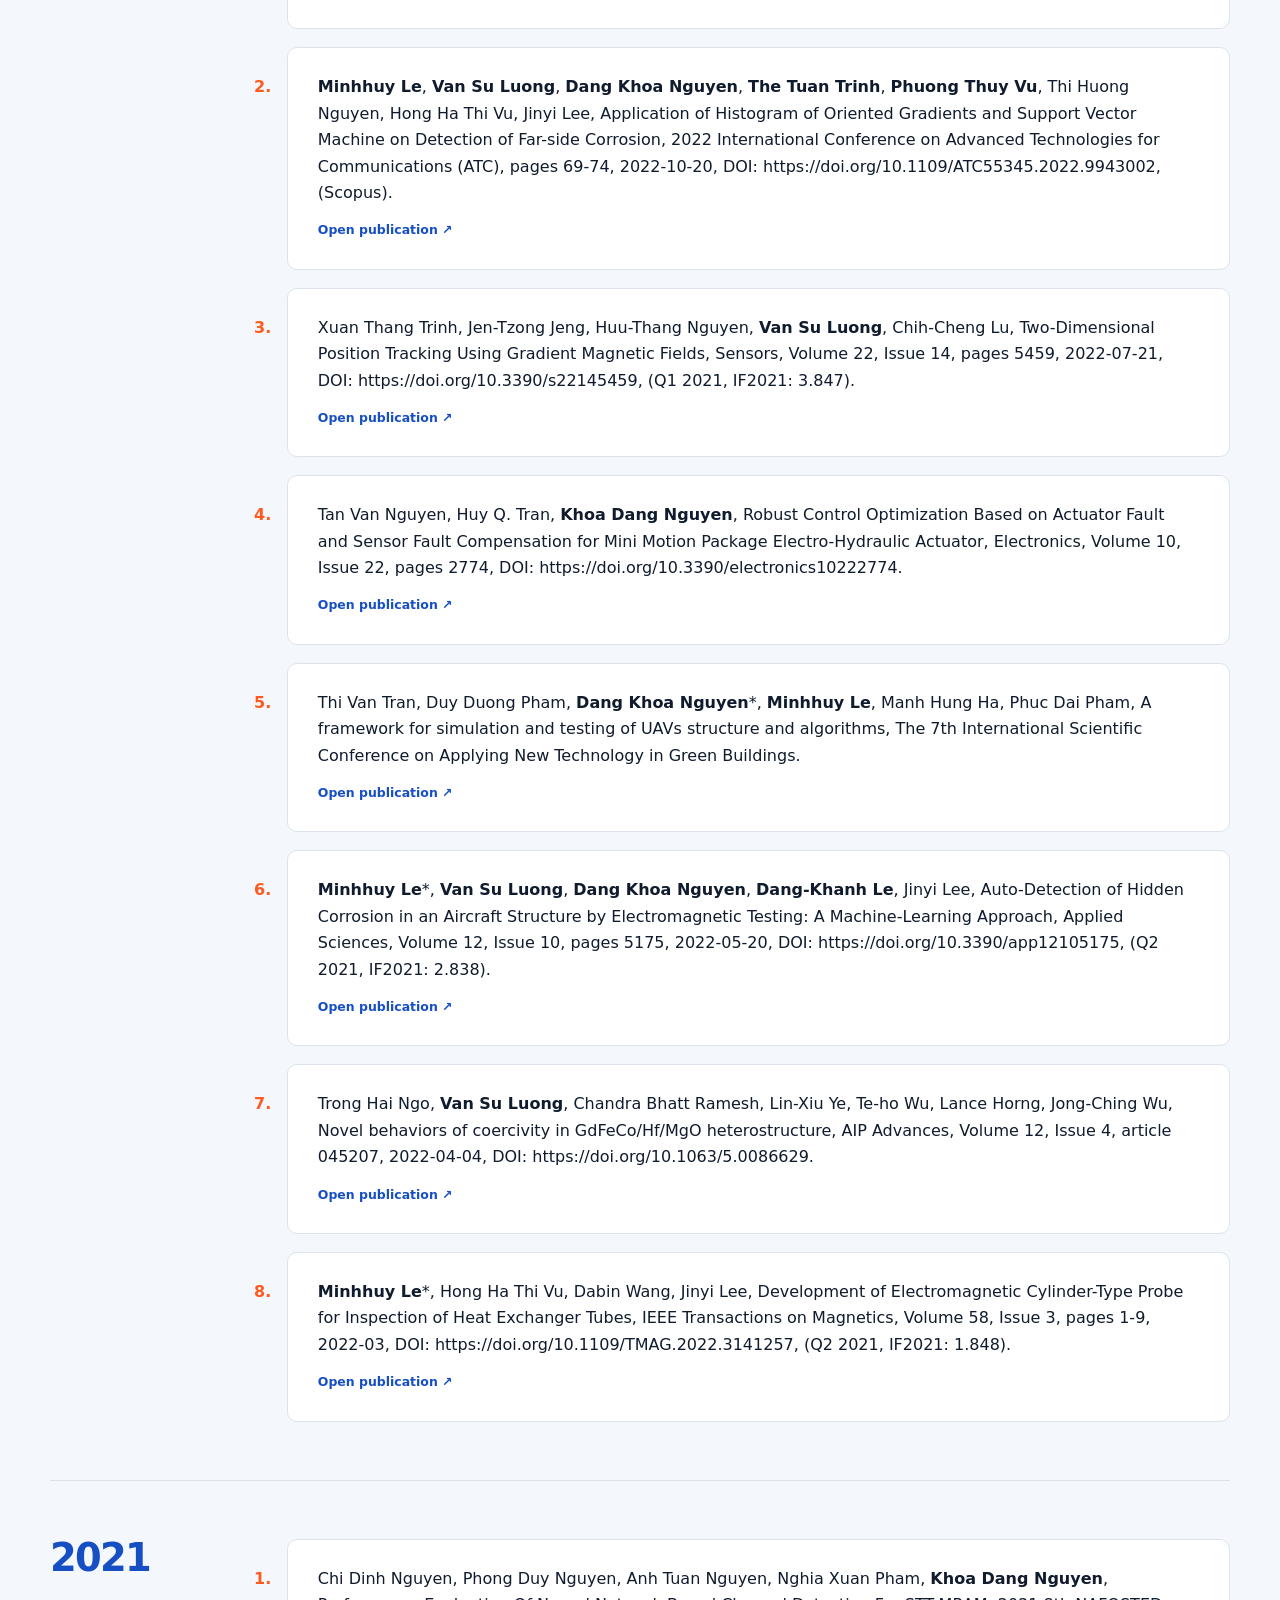
<file: publications.html>
<!doctype html>
<html lang="en">
  <head>
    <meta charset="UTF-8" />
    <meta name="viewport" content="width=device-width, initial-scale=1.0" />
    <meta
      name="description"
      content="Browse all international publications from ICSLab at Phenikaa University."
    />
    <meta name="theme-color" content="#0a2858" />
    <meta property="og:title" content="International Publications | ICSLab" />
    <meta
      property="og:description"
      content="International research publications from ICSLab at Phenikaa University."
    />
    <meta property="og:type" content="website" />
    <meta
      property="og:url"
      content="https://ics-lab-research.github.io/icslab-website/publications.html"
    />
    <title>International Publications | ICSLab</title>
    <link
      rel="canonical"
      href="https://ics-lab-research.github.io/icslab-website/publications.html"
    />
    <link rel="stylesheet" href="styles/styles.css" />
    <script src="scripts/script.js" defer></script>
    <script src="scripts/content-format.js" defer></script>
    <script src="scripts/publications.js" defer></script>
  </head>
  <body>
    <a class="skip-link" href="#main-content">Skip to content</a>

    <header class="site-header" data-header>
      <div class="container nav-shell">
        <a class="brand" href="index.html" aria-label="ICSLab home">
          <img src="assets/icslab-logo.png" alt="ICSLab" width="210" height="86" />
        </a>

        <button
          class="menu-toggle"
          type="button"
          aria-expanded="false"
          aria-controls="site-navigation"
          aria-label="Open navigation"
          data-menu-toggle
        >
          <span></span>
          <span></span>
          <span></span>
        </button>

        <nav class="site-nav" id="site-navigation" aria-label="Main navigation" data-menu>
          <a href="index.html#about">About</a>
          <a href="index.html#research">Research</a>
          <a href="publications.html" aria-current="page">Publications</a>
          <a href="conferences.html">Conferences</a>
          <a href="news.html">News</a>
          <a href="people.html">People</a>
          <a class="nav-cta" href="index.html#join">Join us</a>
        </nav>
      </div>
    </header>

    <main id="main-content">
      <section class="page-hero" id="top">
        <div class="container page-hero-copy">
          <p class="section-kicker">Research output</p>
          <h1>International publications.</h1>
        </div>
      </section>

      <nav class="publication-tabs" aria-label="Publication categories">
        <div class="container">
          <a href="publications.html" aria-current="page">International</a>
          <a href="domestic-publications.html">Domestic</a>
        </div>
      </nav>

      <section class="section publication-archive-section" aria-labelledby="archive-title">
        <div class="container">
          <div class="publication-summary">
            <div>
              <p class="section-kicker">All publications</p>
              <h2 id="archive-title">Newest first, grouped by year.</h2>
            </div>
          </div>

          <div data-publications-all aria-live="polite" aria-busy="true">
            <p class="publication-loading">Loading all publications…</p>
          </div>
        </div>
      </section>
    </main>

    <footer class="site-footer">
      <div class="container footer-grid">
        <div class="footer-brand">
          <img src="assets/icslab-logo.png" alt="ICSLab" width="210" height="86" />
          <p>Key Laboratory of Intelligent Communication Systems</p>
        </div>
        <div>
          <h2>Visit</h2>
          <address>
            Room 705, A4<br />
            Phenikaa University<br />
            Nguyen Trac, Duong Noi, Hanoi
          </address>
        </div>
        <div>
          <h2>Contact</h2>
          <a href="mailto:huy.leminh@phenikaa-uni.edu.vn">huy.leminh@phenikaa-uni.edu.vn</a>
          <div class="social-links">
            <a href="https://www.facebook.com/icslab.phenikaa">Facebook</a>
            <a href="https://www.youtube.com/@icslab-phenikaauniversity3936">YouTube</a>
          </div>
        </div>
      </div>
      <div class="container footer-bottom">
        <p>© 2026 ICSLab, Phenikaa University.</p>
        <a href="#top">Back to top ↑</a>
      </div>
    </footer>
  </body>
</html>
</file>
<file: styles/styles.css>
:root {
  --navy: #082858;
  --navy-deep: #061d40;
  --blue: #164fc4;
  --blue-bright: #3578ff;
  --orange: #ff5a1f;
  --ink: #101b2d;
  --muted: #5e6b7c;
  --line: #dce3ed;
  --surface: #f4f7fb;
  --white: #ffffff;
  --shadow: 0 24px 70px rgba(7, 29, 64, 0.12);
  --container: min(1180px, calc(100% - 40px));
}

* {
  box-sizing: border-box;
}

html {
  scroll-behavior: smooth;
}

body {
  margin: 0;
  color: var(--ink);
  background: var(--white);
  font-family:
    Inter, ui-sans-serif, system-ui, -apple-system, BlinkMacSystemFont, "Segoe UI",
    sans-serif;
  font-size: 16px;
  line-height: 1.65;
  text-rendering: optimizeLegibility;
}

body.menu-open {
  overflow: hidden;
}

img {
  display: block;
  max-width: 100%;
}

a {
  color: inherit;
  text-decoration: none;
}

button,
a {
  -webkit-tap-highlight-color: transparent;
}

.container {
  width: var(--container);
  margin-inline: auto;
}

.skip-link {
  position: fixed;
  z-index: 1000;
  top: 12px;
  left: 12px;
  padding: 10px 16px;
  color: var(--navy);
  background: var(--white);
  border-radius: 6px;
  transform: translateY(-160%);
  transition: transform 180ms ease;
}

.skip-link:focus {
  transform: translateY(0);
}

.site-header {
  position: fixed;
  z-index: 100;
  inset: 0 0 auto;
  height: 78px;
  color: var(--white);
  background: rgba(6, 29, 64, 0.94);
  border-bottom: 1px solid rgba(255, 255, 255, 0.08);
  backdrop-filter: blur(16px);
  transition: box-shadow 200ms ease, background 200ms ease;
}

.site-header.is-scrolled {
  background: rgba(6, 29, 64, 0.98);
  box-shadow: 0 10px 30px rgba(4, 19, 42, 0.22);
}

.nav-shell {
  height: 100%;
  display: flex;
  align-items: center;
  justify-content: space-between;
  gap: 32px;
}

.brand {
  width: 116px;
  height: 54px;
  display: flex;
  align-items: center;
  overflow: hidden;
}

.brand img {
  width: 128px;
  height: auto;
}

.site-nav {
  display: flex;
  align-items: center;
  gap: 30px;
  font-size: 0.92rem;
  font-weight: 650;
}

.site-nav a {
  position: relative;
  padding-block: 8px;
  color: rgba(255, 255, 255, 0.8);
  transition: color 180ms ease;
}

.site-nav a:not(.nav-cta)::after {
  position: absolute;
  content: "";
  right: 0;
  bottom: 2px;
  left: 0;
  height: 2px;
  background: var(--orange);
  transform: scaleX(0);
  transform-origin: right;
  transition: transform 180ms ease;
}

.site-nav a:hover,
.site-nav a:focus-visible {
  color: var(--white);
}

.site-nav a:hover::after,
.site-nav a:focus-visible::after,
.site-nav a[aria-current="page"]::after {
  transform: scaleX(1);
  transform-origin: left;
}

.site-nav a[aria-current="page"] {
  color: var(--white);
}

.site-nav .nav-cta {
  padding: 10px 18px;
  color: var(--white);
  background: var(--orange);
  border-radius: 6px;
}

.menu-toggle {
  width: 44px;
  height: 44px;
  display: none;
  place-content: center;
  gap: 5px;
  padding: 0;
  color: inherit;
  background: transparent;
  border: 0;
  cursor: pointer;
}

.menu-toggle span {
  width: 24px;
  height: 2px;
  display: block;
  background: currentColor;
  transition: transform 180ms ease, opacity 180ms ease;
}

.hero {
  position: relative;
  min-height: 790px;
  display: grid;
  align-items: center;
  overflow: hidden;
  color: var(--white);
  background:
    radial-gradient(circle at 80% 20%, rgba(53, 120, 255, 0.24), transparent 30%),
    linear-gradient(135deg, var(--navy-deep), var(--navy) 56%, #0b3676);
}

.hero-grid {
  position: absolute;
  inset: 0;
  opacity: 0.14;
  background-image:
    linear-gradient(rgba(255, 255, 255, 0.16) 1px, transparent 1px),
    linear-gradient(90deg, rgba(255, 255, 255, 0.16) 1px, transparent 1px);
  background-size: 70px 70px;
  mask-image: linear-gradient(to right, black, transparent 85%);
}

.hero::after {
  position: absolute;
  content: "";
  right: -120px;
  bottom: -220px;
  width: 600px;
  height: 600px;
  border: 1px solid rgba(255, 255, 255, 0.1);
  border-radius: 50%;
  box-shadow:
    0 0 0 70px rgba(255, 255, 255, 0.025),
    0 0 0 140px rgba(255, 255, 255, 0.018);
}

.hero-layout {
  position: relative;
  z-index: 1;
  display: grid;
  grid-template-columns: 1.05fr 0.95fr;
  align-items: center;
  gap: 70px;
  padding-top: 120px;
  padding-bottom: 70px;
}

.eyebrow,
.section-kicker {
  margin: 0 0 20px;
  color: var(--blue);
  font-size: 0.76rem;
  font-weight: 800;
  letter-spacing: 0.16em;
  text-transform: uppercase;
}

.eyebrow {
  display: flex;
  align-items: center;
  gap: 11px;
  color: #c4d6ff;
}

.eyebrow span {
  width: 28px;
  height: 2px;
  background: var(--orange);
}

.hero h1,
.section h2,
.join-section h2 {
  margin: 0;
  font-weight: 750;
  line-height: 1.06;
  letter-spacing: -0.045em;
}

.hero h1 {
  max-width: 700px;
  font-size: clamp(3.6rem, 6.4vw, 6.3rem);
}

.hero h1 em {
  color: transparent;
  font-style: normal;
  -webkit-text-stroke: 1.5px rgba(255, 255, 255, 0.76);
}

.hero-lead {
  max-width: 620px;
  margin: 30px 0 0;
  color: rgba(255, 255, 255, 0.72);
  font-size: 1.15rem;
  line-height: 1.75;
}

.hero-actions {
  display: flex;
  flex-wrap: wrap;
  gap: 14px;
  margin-top: 38px;
}

.button {
  min-height: 52px;
  display: inline-flex;
  align-items: center;
  justify-content: center;
  padding: 13px 22px;
  border: 1px solid transparent;
  border-radius: 7px;
  font-size: 0.92rem;
  font-weight: 750;
  transition: transform 180ms ease, box-shadow 180ms ease, background 180ms ease;
}

.button:hover,
.button:focus-visible {
  transform: translateY(-2px);
}

.button-primary {
  color: var(--white);
  background: var(--orange);
  box-shadow: 0 14px 30px rgba(255, 90, 31, 0.22);
}

.button-secondary {
  color: var(--white);
  border-color: rgba(255, 255, 255, 0.28);
  background: rgba(255, 255, 255, 0.06);
}

.button-secondary:hover,
.button-secondary:focus-visible {
  background: rgba(255, 255, 255, 0.12);
}

.hero-stats {
  display: flex;
  gap: 0;
  margin: 54px 0 0;
}

.hero-stats div {
  min-width: 128px;
  padding-right: 26px;
}

.hero-stats div + div {
  padding-left: 26px;
  border-left: 1px solid rgba(255, 255, 255, 0.18);
}

.hero-stats dt {
  font-size: 1.35rem;
  font-weight: 800;
}

.hero-stats dd {
  margin: 3px 0 0;
  color: rgba(255, 255, 255, 0.55);
  font-size: 0.74rem;
  font-weight: 700;
  letter-spacing: 0.08em;
  text-transform: uppercase;
}

.hero-visual {
  position: relative;
  min-height: 510px;
  display: grid;
  place-items: center;
}

.visual-card {
  position: relative;
  width: min(420px, 88%);
  aspect-ratio: 1;
  display: grid;
  place-items: center;
  padding: 52px;
  background:
    linear-gradient(145deg, rgba(255, 255, 255, 0.14), rgba(255, 255, 255, 0.035));
  border: 1px solid rgba(255, 255, 255, 0.2);
  border-radius: 38px;
  box-shadow: 0 35px 80px rgba(2, 13, 31, 0.42);
  backdrop-filter: blur(18px);
  transform: rotate(2deg);
}

.visual-card::before {
  position: absolute;
  content: "";
  inset: 20px;
  border: 1px solid rgba(255, 255, 255, 0.12);
  border-radius: 25px;
}

.visual-card img {
  position: relative;
  z-index: 1;
  width: 92%;
  filter: drop-shadow(0 20px 25px rgba(4, 23, 56, 0.26));
}

.visual-card p {
  position: absolute;
  z-index: 2;
  right: 26px;
  bottom: 18px;
  margin: 0;
  color: rgba(255, 255, 255, 0.62);
  font-size: 0.68rem;
  font-weight: 800;
  letter-spacing: 0.14em;
  text-transform: uppercase;
}

.orbit {
  position: absolute;
  border: 1px solid rgba(111, 158, 255, 0.28);
  border-radius: 50%;
}

.orbit-one {
  width: 500px;
  height: 220px;
  transform: rotate(-28deg);
}

.orbit-two {
  width: 460px;
  height: 190px;
  transform: rotate(35deg);
}

.floating-tag {
  position: absolute;
  z-index: 3;
  display: grid;
  place-items: center;
  color: var(--white);
  background: rgba(7, 36, 81, 0.9);
  border: 1px solid rgba(255, 255, 255, 0.2);
  border-radius: 10px;
  box-shadow: 0 18px 35px rgba(2, 13, 31, 0.32);
  font-size: 0.72rem;
  font-weight: 800;
  letter-spacing: 0.08em;
}

.tag-ai {
  top: 52px;
  right: 35px;
  width: 64px;
  height: 64px;
}

.tag-ndt {
  bottom: 80px;
  left: 3px;
  width: 74px;
  height: 52px;
}

.tag-radar {
  right: 0;
  bottom: 45px;
  width: 92px;
  height: 52px;
}

.signal {
  position: absolute;
  z-index: 2;
  top: 42px;
  left: 45px;
  width: 8px;
  height: 8px;
  background: var(--orange);
  border-radius: 50%;
  box-shadow: 0 0 0 7px rgba(255, 90, 31, 0.14);
}

.signal-two {
  top: auto;
  right: 68px;
  bottom: 72px;
  left: auto;
  background: #55a4ff;
  box-shadow: 0 0 0 7px rgba(85, 164, 255, 0.14);
}

.signal-three {
  top: 120px;
  right: 35px;
  left: auto;
  background: #a983ff;
  box-shadow: 0 0 0 7px rgba(169, 131, 255, 0.14);
}

.section {
  padding: 120px 0;
}

.section h2,
.join-section h2 {
  font-size: clamp(2.45rem, 4vw, 4.1rem);
}

.intro {
  padding: 110px 0;
  border-bottom: 1px solid var(--line);
}

.intro-layout {
  display: grid;
  grid-template-columns: 0.9fr 1.1fr;
  gap: 100px;
  align-items: start;
}

.intro-layout h2 {
  max-width: 560px;
}

.intro-copy {
  padding-top: 40px;
}

.intro-copy p {
  max-width: 640px;
  margin: 0;
  color: var(--muted);
  font-size: 1.08rem;
}

.intro-copy p + p {
  margin-top: 22px;
}

.research-section {
  background: var(--surface);
}

.section-heading {
  display: grid;
  grid-template-columns: minmax(0, 1.3fr) minmax(280px, 0.7fr);
  gap: 70px;
  align-items: end;
  margin-bottom: 58px;
}

.section-heading h2 {
  max-width: 760px;
}

.section-heading > p {
  max-width: 480px;
  margin: 0 0 4px;
  color: var(--muted);
}

.section-heading-action p {
  max-width: 480px;
  margin: 0 0 14px;
  color: var(--muted);
}

.research-grid {
  display: grid;
  grid-template-columns: repeat(2, minmax(0, 1fr));
  gap: 24px;
}

.research-card {
  display: grid;
  grid-template-columns: 42% 58%;
  min-height: 380px;
  overflow: hidden;
  background: var(--white);
  border: 1px solid #e3e9f1;
  border-radius: 16px;
  box-shadow: 0 14px 35px rgba(10, 40, 88, 0.06);
  transition: transform 220ms ease, box-shadow 220ms ease;
}

.research-card:hover {
  transform: translateY(-5px);
  box-shadow: var(--shadow);
}

.research-card > img {
  width: 100%;
  height: 100%;
  object-fit: cover;
}

.research-card-body {
  display: flex;
  flex-direction: column;
  padding: 30px;
}

.research-card-body > span {
  color: var(--orange);
  font-size: 0.76rem;
  font-weight: 850;
  letter-spacing: 0.12em;
}

.research-card h3 {
  margin: 22px 0 12px;
  font-size: 1.45rem;
  line-height: 1.2;
  letter-spacing: -0.025em;
}

.research-card p {
  margin: 0;
  color: var(--muted);
  font-size: 0.93rem;
}

.research-card ul {
  display: grid;
  gap: 7px;
  margin: auto 0 0;
  padding: 24px 0 0;
  list-style: none;
  border-top: 1px solid var(--line);
}

.research-card li {
  position: relative;
  padding-left: 14px;
  color: #405069;
  font-size: 0.78rem;
  font-weight: 650;
}

.research-card li::before {
  position: absolute;
  content: "";
  top: 0.72em;
  left: 0;
  width: 5px;
  height: 5px;
  background: var(--blue-bright);
  border-radius: 50%;
  transform: translateY(-50%);
}

.publications-section {
  color: var(--white);
  background: var(--navy-deep);
}

.publication-layout {
  display: grid;
  grid-template-columns: 0.75fr 1.25fr;
  gap: 100px;
  align-items: start;
}

.publication-intro {
  position: sticky;
  top: 120px;
}

.section-kicker.light {
  color: #8fb3ff;
}

.publication-intro p:not(.section-kicker) {
  max-width: 430px;
  margin: 28px 0;
  color: rgba(255, 255, 255, 0.62);
}

.text-link {
  display: inline-flex;
  gap: 10px;
  align-items: center;
  font-size: 0.9rem;
  font-weight: 750;
}

.light-link {
  padding-bottom: 4px;
  border-bottom: 1px solid rgba(255, 255, 255, 0.4);
}

.publication-list {
  border-top: 1px solid rgba(255, 255, 255, 0.14);
}

.publication-list article {
  position: relative;
  padding: 34px 0;
  border-bottom: 1px solid rgba(255, 255, 255, 0.14);
}

.publication-list h3 {
  max-width: 720px;
  margin: 0 0 10px;
  font-size: 1.28rem;
  font-weight: 650;
  line-height: 1.45;
}

.publication-list p {
  margin: 0;
  color: rgba(255, 255, 255, 0.48);
  font-size: 0.86rem;
}

.publication-list .lab-author {
  color: rgba(255, 255, 255, 0.82);
  font-weight: 800;
}

.publication-list article > a {
  display: inline-block;
  margin-top: 14px;
  color: var(--orange);
  font-size: 0.74rem;
  font-weight: 850;
  letter-spacing: 0.06em;
}

.publication-loading,
.publication-error {
  margin: 0;
  padding: 34px 0;
}

.publication-error {
  color: #ffb6a0;
}

.page-hero {
  padding: 176px 0 92px;
  color: var(--white);
  background:
    radial-gradient(circle at 82% 22%, rgba(53, 120, 255, 0.3), transparent 28%),
    var(--navy-deep);
}

.page-hero-copy {
  max-width: 900px;
}

.page-hero h1 {
  max-width: 820px;
  margin: 14px 0 24px;
  font-size: clamp(3.2rem, 7vw, 6.8rem);
  font-weight: 760;
  line-height: 0.96;
  letter-spacing: -0.065em;
}

.page-hero-copy > p:last-child {
  max-width: 700px;
  margin: 0;
  color: rgba(255, 255, 255, 0.68);
  font-size: 1.08rem;
}

.publication-tabs,
.people-tabs {
  position: sticky;
  z-index: 20;
  top: 78px;
  background: var(--white);
  border-bottom: 1px solid var(--line);
}

.publication-tabs .container,
.people-tabs .container {
  display: flex;
  gap: 34px;
}

.publication-tabs a,
.people-tabs a {
  position: relative;
  padding: 19px 0 17px;
  color: var(--muted);
  font-size: 0.86rem;
  font-weight: 800;
  white-space: nowrap;
}

.publication-tabs a[aria-current="page"],
.people-tabs a[aria-current="page"] {
  color: var(--navy);
}

.publication-tabs a[aria-current="page"]::after,
.people-tabs a[aria-current="page"]::after {
  position: absolute;
  content: "";
  right: 0;
  bottom: -1px;
  left: 0;
  height: 3px;
  background: var(--orange);
}

.publication-archive-section {
  background: var(--surface);
}

.publication-summary {
  display: grid;
  grid-template-columns: 1fr 0.75fr;
  gap: 60px;
  align-items: end;
  margin-bottom: 72px;
}

.publication-summary h2 {
  margin: 12px 0 0;
  font-size: clamp(2.1rem, 4vw, 3.7rem);
  line-height: 1.08;
  letter-spacing: -0.045em;
}

.publication-summary > p {
  margin: 0;
  color: var(--muted);
}

.publication-year-group {
  display: grid;
  grid-template-columns: 150px 1fr;
  gap: 48px;
  padding: 58px 0;
  border-top: 1px solid var(--line);
}

.publication-year-group h2 {
  position: sticky;
  top: 160px;
  align-self: start;
  margin: 0;
  color: var(--blue);
  font-size: 2.4rem;
  line-height: 1;
}

.publication-archive-list {
  min-width: 0;
  display: grid;
  gap: 18px;
  margin: 0;
  padding-left: 1.8rem;
}

.publication-archive-list li {
  padding-left: 10px;
}

.publication-archive-list li::marker {
  color: var(--orange);
  font-weight: 800;
}

.publication-archive-list article {
  min-width: 0;
  padding: 26px 30px;
  background: var(--white);
  border: 1px solid var(--line);
  border-radius: 10px;
}

.publication-archive-list p {
  margin: 0;
  overflow-wrap: anywhere;
}

.publication-archive-list .lab-author {
  color: var(--ink);
  font-weight: 850;
}

.publication-archive-list a {
  display: inline-block;
  margin-top: 14px;
  color: var(--blue);
  font-size: 0.78rem;
  font-weight: 850;
}

.publication-archive-list a:hover,
.publication-archive-list a:focus-visible {
  color: var(--orange);
}

.empty-publication-state {
  max-width: 760px;
  padding: 64px;
  background: var(--white);
  border: 1px solid var(--line);
  border-radius: 14px;
  box-shadow: var(--shadow);
}

.empty-publication-state h2 {
  margin: 12px 0 18px;
  font-size: clamp(2rem, 5vw, 3.5rem);
  line-height: 1.08;
  letter-spacing: -0.045em;
}

.empty-publication-state > p:not(.section-kicker) {
  max-width: 600px;
  margin: 0 0 28px;
  color: var(--muted);
}

.conference-hero {
  background:
    radial-gradient(circle at 82% 22%, rgba(255, 90, 31, 0.2), transparent 26%),
    radial-gradient(circle at 70% 70%, rgba(53, 120, 255, 0.2), transparent 30%),
    var(--navy-deep);
}

.conference-tabs {
  position: sticky;
  z-index: 20;
  top: 78px;
  background: var(--white);
  border-bottom: 1px solid var(--line);
}

.conference-tabs .container {
  display: flex;
  gap: 30px;
  overflow-x: auto;
}

.conference-tabs a {
  flex: 0 0 auto;
  padding: 19px 0 17px;
  color: var(--muted);
  font-size: 0.86rem;
  font-weight: 800;
}

.conference-tabs a:hover,
.conference-tabs a:focus-visible {
  color: var(--orange);
}

.conference-section {
  background: var(--surface);
}

.conference-summary {
  display: grid;
  grid-template-columns: 1fr 0.72fr;
  gap: 60px;
  align-items: end;
}

.conference-summary h2 {
  max-width: 760px;
  margin: 12px 0 0;
  font-size: clamp(2.1rem, 4vw, 3.7rem);
  line-height: 1.08;
  letter-spacing: -0.045em;
}

.conference-summary > p {
  margin: 0;
  color: var(--muted);
}

.conference-stats {
  display: grid;
  grid-template-columns: repeat(3, 1fr);
  margin: 56px 0 92px;
  background: var(--navy);
  border-radius: 12px;
  box-shadow: var(--shadow);
}

.conference-stats div {
  padding: 28px 32px;
}

.conference-stats div + div {
  border-left: 1px solid rgba(255, 255, 255, 0.14);
}

.conference-stats dt {
  color: var(--white);
  font-size: 2rem;
  font-weight: 850;
  line-height: 1;
}

.conference-stats dd {
  margin: 8px 0 0;
  color: rgba(255, 255, 255, 0.68);
  font-size: 0.76rem;
  font-weight: 750;
  letter-spacing: 0.05em;
  text-transform: uppercase;
}

.conference-timeline {
  display: grid;
  gap: 96px;
}

.conference-period {
  scroll-margin-top: 158px;
}

.conference-period-heading {
  max-width: 760px;
  margin-bottom: 38px;
}

.conference-period-heading h2 {
  margin: 10px 0 12px;
  font-size: clamp(2rem, 4vw, 3.35rem);
  line-height: 1.08;
  letter-spacing: -0.045em;
}

.conference-period-heading > p:last-child {
  margin: 0;
  color: var(--muted);
}

.conference-cards {
  position: relative;
  display: grid;
  gap: 22px;
  padding-left: 48px;
}

.conference-cards::before {
  position: absolute;
  content: "";
  top: 0;
  bottom: 0;
  left: 13px;
  width: 2px;
  background: var(--line);
}

.conference-card {
  position: relative;
  padding: 30px 34px;
  background: var(--white);
  border: 1px solid var(--line);
  border-radius: 12px;
}

.conference-card::before {
  position: absolute;
  content: "";
  top: 35px;
  left: -42px;
  width: 12px;
  height: 12px;
  background: var(--blue);
  border: 5px solid var(--surface);
  border-radius: 50%;
  box-sizing: content-box;
}

.conference-card-urgent {
  border-color: rgba(255, 90, 31, 0.5);
  box-shadow: 0 18px 50px rgba(255, 90, 31, 0.1);
}

.conference-card-urgent::before {
  background: var(--orange);
}

.conference-card-past::before {
  background: #8b97a8;
}

.conference-card-watch::before {
  background: var(--navy);
}

.conference-card-meta {
  display: flex;
  flex-wrap: wrap;
  justify-content: space-between;
  gap: 10px 24px;
  color: var(--muted);
  font-size: 0.76rem;
  font-weight: 800;
}

.conference-status {
  color: var(--blue);
  letter-spacing: 0.08em;
  text-transform: uppercase;
}

.conference-card-urgent .conference-status {
  color: var(--orange);
}

.conference-card-past .conference-status {
  color: #6f7c8d;
}

.conference-card h3 {
  max-width: 930px;
  margin: 15px 0 8px;
  font-size: clamp(1.25rem, 2.3vw, 1.75rem);
  line-height: 1.28;
  letter-spacing: -0.025em;
}

.conference-name,
.conference-note {
  max-width: 860px;
  margin: 0 0 18px;
  color: var(--muted);
}

.conference-note {
  font-size: 0.9rem;
}

.conference-card dl {
  display: flex;
  flex-wrap: wrap;
  gap: 10px 34px;
  margin: 20px 0 0;
}

.conference-card dl div {
  display: flex;
  gap: 8px;
}

.conference-card dt {
  color: var(--muted);
  font-size: 0.75rem;
  font-weight: 750;
}

.conference-card dd {
  margin: 0;
  font-size: 0.75rem;
  font-weight: 850;
}

.conference-card > a {
  display: inline-block;
  margin-top: 22px;
  color: var(--blue);
  font-size: 0.8rem;
  font-weight: 850;
}

.conference-card > a:hover,
.conference-card > a:focus-visible {
  color: var(--orange);
}

.compact-heading {
  align-items: center;
}

.news-grid {
  display: grid;
  grid-template-columns: repeat(3, minmax(0, 1fr));
  gap: 24px;
}

.news-card {
  overflow: hidden;
  background: var(--white);
  border: 1px solid var(--line);
  border-radius: 14px;
  transition: transform 220ms ease, box-shadow 220ms ease;
}

.news-card:hover {
  transform: translateY(-4px);
  box-shadow: var(--shadow);
}

.news-card img {
  width: 100%;
  aspect-ratio: 1.6;
  object-fit: cover;
}

.news-card > div {
  padding: 26px;
}

.news-card time {
  float: right;
  color: var(--muted);
  font-size: 0.72rem;
  font-weight: 750;
}

.news-type {
  color: var(--orange);
  font-size: 0.7rem;
  font-weight: 850;
  letter-spacing: 0.12em;
  text-transform: uppercase;
}

.news-card h3 {
  margin: 12px 0 10px;
  font-size: 1.3rem;
  line-height: 1.3;
  letter-spacing: -0.02em;
}

.news-card p {
  margin: 0;
  color: var(--muted);
  font-size: 0.9rem;
}

.news-card h3 a:focus-visible,
.news-card h3 a:hover {
  color: var(--blue);
}

.news-archive-section {
  background: var(--surface);
}

.news-archive {
  display: grid;
  gap: 28px;
}

.news-archive-item {
  display: grid;
  grid-template-columns: minmax(260px, 0.42fr) minmax(0, 1fr);
  overflow: hidden;
  background: var(--white);
  border: 1px solid var(--line);
  border-radius: 14px;
}

.news-archive-item > img {
  width: 100%;
  height: 100%;
  min-height: 320px;
  object-fit: cover;
}

.news-archive-item > div {
  padding: 42px;
}

.news-archive-item time {
  float: right;
  color: var(--muted);
  font-size: 0.78rem;
  font-weight: 750;
}

.news-archive-item h3 {
  margin: 14px 0;
  font-size: clamp(1.8rem, 3vw, 2.8rem);
  line-height: 1.12;
  letter-spacing: -0.04em;
}

.news-archive-item h3 a:hover,
.news-archive-item h3 a:focus-visible {
  color: var(--blue);
}

.news-archive-item > div > p {
  margin: 0;
  color: var(--muted);
}

.news-body {
  margin-top: 28px;
  padding-top: 24px;
  border-top: 1px solid var(--line);
}

.news-body h4 {
  margin: 24px 0 8px;
  font-size: 1.2rem;
}

.news-body p {
  margin: 0 0 16px;
}

.people-section {
  background: var(--surface);
}

.people-layout {
  display: grid;
  grid-template-columns: 0.78fr 1.22fr;
  gap: 100px;
  align-items: start;
}

.people-heading {
  position: sticky;
  top: 120px;
}

.people-heading > p:last-of-type {
  max-width: 430px;
  color: var(--muted);
}

.people-heading .text-link {
  margin-top: 24px;
}

.people-list {
  display: grid;
  gap: 14px;
}

.people-list article {
  display: grid;
  grid-template-columns: 84px 1fr;
  gap: 22px;
  align-items: center;
  padding: 26px;
  background: var(--white);
  border: 1px solid var(--line);
  border-radius: 12px;
}

.person-photo {
  width: 84px;
  height: auto;
  border-radius: 10px;
}

.people-list p {
  margin: 0 0 3px;
  color: var(--orange);
  font-size: 0.7rem;
  font-weight: 800;
  letter-spacing: 0.1em;
  text-transform: uppercase;
}

.people-list h3 {
  margin: 0 0 5px;
  font-size: 1.25rem;
  letter-spacing: -0.02em;
}

.people-list span {
  color: var(--muted);
  font-size: 0.86rem;
}

.people-directory-section {
  background: var(--surface);
}

.people-directory-heading {
  display: grid;
  grid-template-columns: 1fr 0.65fr;
  gap: 60px;
  align-items: end;
  margin-bottom: 56px;
}

.people-directory-heading h2 {
  margin: 12px 0 0;
  font-size: clamp(2.1rem, 4vw, 3.7rem);
  line-height: 1.08;
  letter-spacing: -0.045em;
}

.people-directory-heading > p {
  max-width: 470px;
  margin: 0;
  color: var(--muted);
  line-height: 1.75;
}

.people-directory {
  display: grid;
  grid-template-columns: 1fr;
  gap: 0;
  border-top: 1px solid var(--line);
}

.person-card {
  display: grid;
  grid-template-columns: 160px 1fr;
  gap: 30px;
  align-items: start;
  padding: 26px 4px;
  border-bottom: 1px solid var(--line);
}

.person-card > img {
  width: 160px;
  height: 200px;
  display: block;
  object-fit: contain;
  border-radius: 8px;
  background: #e8edf5;
}

.person-card-role {
  margin: 5px 0 0;
  color: var(--orange);
  font-size: 0.7rem;
  font-weight: 800;
  letter-spacing: 0.1em;
  text-transform: uppercase;
}

.person-card h2 {
  margin: 0;
  font-size: 1.15rem;
  line-height: 1.25;
  letter-spacing: -0.02em;
}

.person-card-contact {
  margin: 6px 0 0;
  overflow-wrap: anywhere;
  color: var(--muted);
  font-size: 0.86rem;
}

.person-card-contact a {
  color: var(--blue);
  font-weight: 700;
}

.person-card-contact a:hover,
.person-card-contact a:focus-visible {
  color: var(--orange);
}

.person-card-bio {
  margin: 8px 0 0;
  color: var(--muted);
  font-size: 0.92rem;
  line-height: 1.65;
}

.people-directory .publication-error {
  color: #a73318;
}

.join-section {
  padding: 80px 0;
  color: var(--white);
  background: linear-gradient(120deg, #184bb4, #0a2c66 62%, #061d40);
}

.join-card {
  display: grid;
  grid-template-columns: 1.1fr 0.9fr;
  gap: 80px;
  align-items: end;
}

.join-card > div:first-child > p:last-child {
  max-width: 680px;
  margin: 25px 0 0;
  color: rgba(255, 255, 255, 0.68);
}

.join-action {
  display: grid;
  justify-items: start;
  gap: 12px;
}

.button-white {
  color: var(--navy);
  background: var(--white);
  box-shadow: 0 16px 30px rgba(2, 13, 31, 0.2);
}

.join-action p {
  margin: 0;
  color: rgba(255, 255, 255, 0.55);
  font-size: 0.76rem;
}

.site-footer {
  padding: 72px 0 24px;
  color: rgba(255, 255, 255, 0.68);
  background: #04152f;
}

.footer-grid {
  display: grid;
  grid-template-columns: 1.25fr 0.8fr 1fr;
  gap: 80px;
  padding-bottom: 56px;
}

.footer-brand img {
  width: 150px;
  height: auto;
  margin-bottom: 18px;
}

.footer-brand p {
  max-width: 300px;
  margin: 0;
}

.site-footer h2 {
  margin: 0 0 16px;
  color: var(--white);
  font-size: 0.78rem;
  letter-spacing: 0.12em;
  text-transform: uppercase;
}

.site-footer address {
  font-style: normal;
}

.site-footer a:hover,
.site-footer a:focus-visible {
  color: var(--white);
}

.social-links {
  display: flex;
  gap: 20px;
  margin-top: 18px;
  color: #8fb3ff;
  font-size: 0.84rem;
  font-weight: 750;
}

.footer-bottom {
  display: flex;
  justify-content: space-between;
  gap: 30px;
  padding-top: 24px;
  border-top: 1px solid rgba(255, 255, 255, 0.1);
  font-size: 0.76rem;
}

.footer-bottom p {
  margin: 0;
}

@media (max-width: 1040px) {
  .site-nav {
    gap: 20px;
  }

  .hero-layout {
    grid-template-columns: 1fr 0.8fr;
    gap: 25px;
  }

  .hero-visual {
    transform: scale(0.85);
  }

  .research-card {
    grid-template-columns: 1fr;
  }

  .research-card > img {
    height: 230px;
  }

  .research-card ul {
    margin-top: 28px;
  }

  .publication-layout,
  .people-layout {
    gap: 60px;
  }
}

@media (max-width: 820px) {
  :root {
    --container: min(100% - 32px, 680px);
  }

  .site-header {
    height: 70px;
  }

  .menu-toggle {
    display: grid;
  }

  .menu-toggle[aria-expanded="true"] span:first-child {
    transform: translateY(7px) rotate(45deg);
  }

  .menu-toggle[aria-expanded="true"] span:nth-child(2) {
    opacity: 0;
  }

  .menu-toggle[aria-expanded="true"] span:last-child {
    transform: translateY(-7px) rotate(-45deg);
  }

  .site-nav {
    position: fixed;
    inset: 70px 0 0;
    display: flex;
    flex-direction: column;
    align-items: stretch;
    gap: 4px;
    padding: 26px 24px;
    background: var(--navy-deep);
    opacity: 0;
    visibility: hidden;
    transform: translateY(-10px);
    transition: opacity 180ms ease, visibility 180ms ease, transform 180ms ease;
  }

  .site-nav.is-open {
    opacity: 1;
    visibility: visible;
    transform: translateY(0);
  }

  .site-nav a {
    padding: 13px 8px;
    font-size: 1.05rem;
  }

  .site-nav .nav-cta {
    margin-top: 12px;
    padding: 13px 16px;
    text-align: center;
  }

  .hero {
    min-height: auto;
  }

  .hero-layout {
    grid-template-columns: 1fr;
    padding-top: 155px;
  }

  .hero h1 {
    font-size: clamp(3.4rem, 13vw, 5.5rem);
  }

  .hero-visual {
    min-height: 480px;
    margin-top: -20px;
    transform: none;
  }

  .intro-layout,
  .section-heading,
  .publication-layout,
  .people-layout,
  .join-card {
    grid-template-columns: 1fr;
    gap: 42px;
  }

  .intro-copy {
    padding-top: 0;
  }

  .publication-intro,
  .people-heading {
    position: static;
  }

  .publication-summary {
    grid-template-columns: 1fr;
    gap: 24px;
  }

  .people-directory-heading {
    grid-template-columns: 1fr;
    gap: 24px;
  }

  .conference-summary {
    grid-template-columns: 1fr;
    gap: 24px;
  }

  .publication-year-group {
    grid-template-columns: 1fr;
    gap: 28px;
  }

  .publication-year-group h2 {
    position: static;
  }

  .news-grid {
    grid-template-columns: 1fr 1fr;
  }

  .news-archive-item {
    grid-template-columns: 1fr;
  }

  .news-archive-item > img {
    min-height: 0;
    aspect-ratio: 1.8;
  }

  .featured-news {
    grid-column: 1 / -1;
  }

  .footer-grid {
    grid-template-columns: 1fr 1fr;
    gap: 48px;
  }

  .footer-brand {
    grid-column: 1 / -1;
  }
}

@media (max-width: 580px) {
  :root {
    --container: calc(100% - 28px);
  }

  .section {
    padding: 84px 0;
  }

  .hero-layout {
    padding-top: 130px;
    padding-bottom: 45px;
  }

  .hero h1 {
    font-size: clamp(3rem, 15vw, 4.3rem);
  }

  .hero-lead {
    font-size: 1rem;
  }

  .hero-actions {
    display: grid;
  }

  .hero-stats {
    justify-content: space-between;
  }

  .hero-stats div {
    min-width: 0;
    padding-right: 16px;
  }

  .hero-stats div + div {
    padding-left: 16px;
  }

  .hero-stats dt {
    font-size: 1.05rem;
  }

  .hero-stats dd {
    font-size: 0.62rem;
  }

  .hero-visual {
    min-height: 390px;
    transform: scale(0.88);
  }

  .visual-card {
    width: 340px;
  }

  .orbit-one {
    width: 400px;
  }

  .orbit-two {
    width: 380px;
  }

  .intro {
    padding: 84px 0;
  }

  .section-heading {
    margin-bottom: 38px;
  }

  .research-grid,
  .news-grid {
    grid-template-columns: 1fr;
  }

  .news-archive-item > div {
    padding: 24px;
  }

  .featured-news {
    grid-column: auto;
  }

  .page-hero {
    padding: 140px 0 72px;
  }

  .page-hero h1 {
    font-size: clamp(3rem, 15vw, 4.5rem);
  }

  .publication-tabs,
  .people-tabs {
    top: 70px;
  }

  .people-tabs .container {
    gap: 24px;
    overflow-x: auto;
  }

  .conference-tabs {
    top: 70px;
  }

  .conference-tabs .container {
    gap: 24px;
  }

  .conference-stats {
    grid-template-columns: 1fr;
    margin-bottom: 70px;
  }

  .conference-stats div + div {
    border-top: 1px solid rgba(255, 255, 255, 0.14);
    border-left: 0;
  }

  .conference-cards {
    padding-left: 34px;
  }

  .conference-cards::before {
    left: 8px;
  }

  .conference-card {
    padding: 24px;
  }

  .conference-card::before {
    top: 29px;
    left: -32px;
    width: 10px;
    height: 10px;
    border-width: 4px;
  }

  .publication-archive-list {
    padding-left: 1.35rem;
  }

  .publication-archive-list article,
  .empty-publication-state {
    padding: 24px;
  }

  .people-list article {
    grid-template-columns: 62px 1fr;
    padding: 20px;
  }

  .person-photo {
    width: 62px;
  }

  .join-section {
    padding: 68px 0;
  }

  .footer-grid {
    grid-template-columns: 1fr;
  }

  .footer-brand {
    grid-column: auto;
  }

  .footer-bottom {
    flex-direction: column;
    gap: 8px;
  }
}

@media (prefers-reduced-motion: reduce) {
  html {
    scroll-behavior: auto;
  }

  *,
  *::before,
  *::after {
    transition-duration: 0.01ms !important;
    animation-duration: 0.01ms !important;
    animation-iteration-count: 1 !important;
  }
}
</file>
